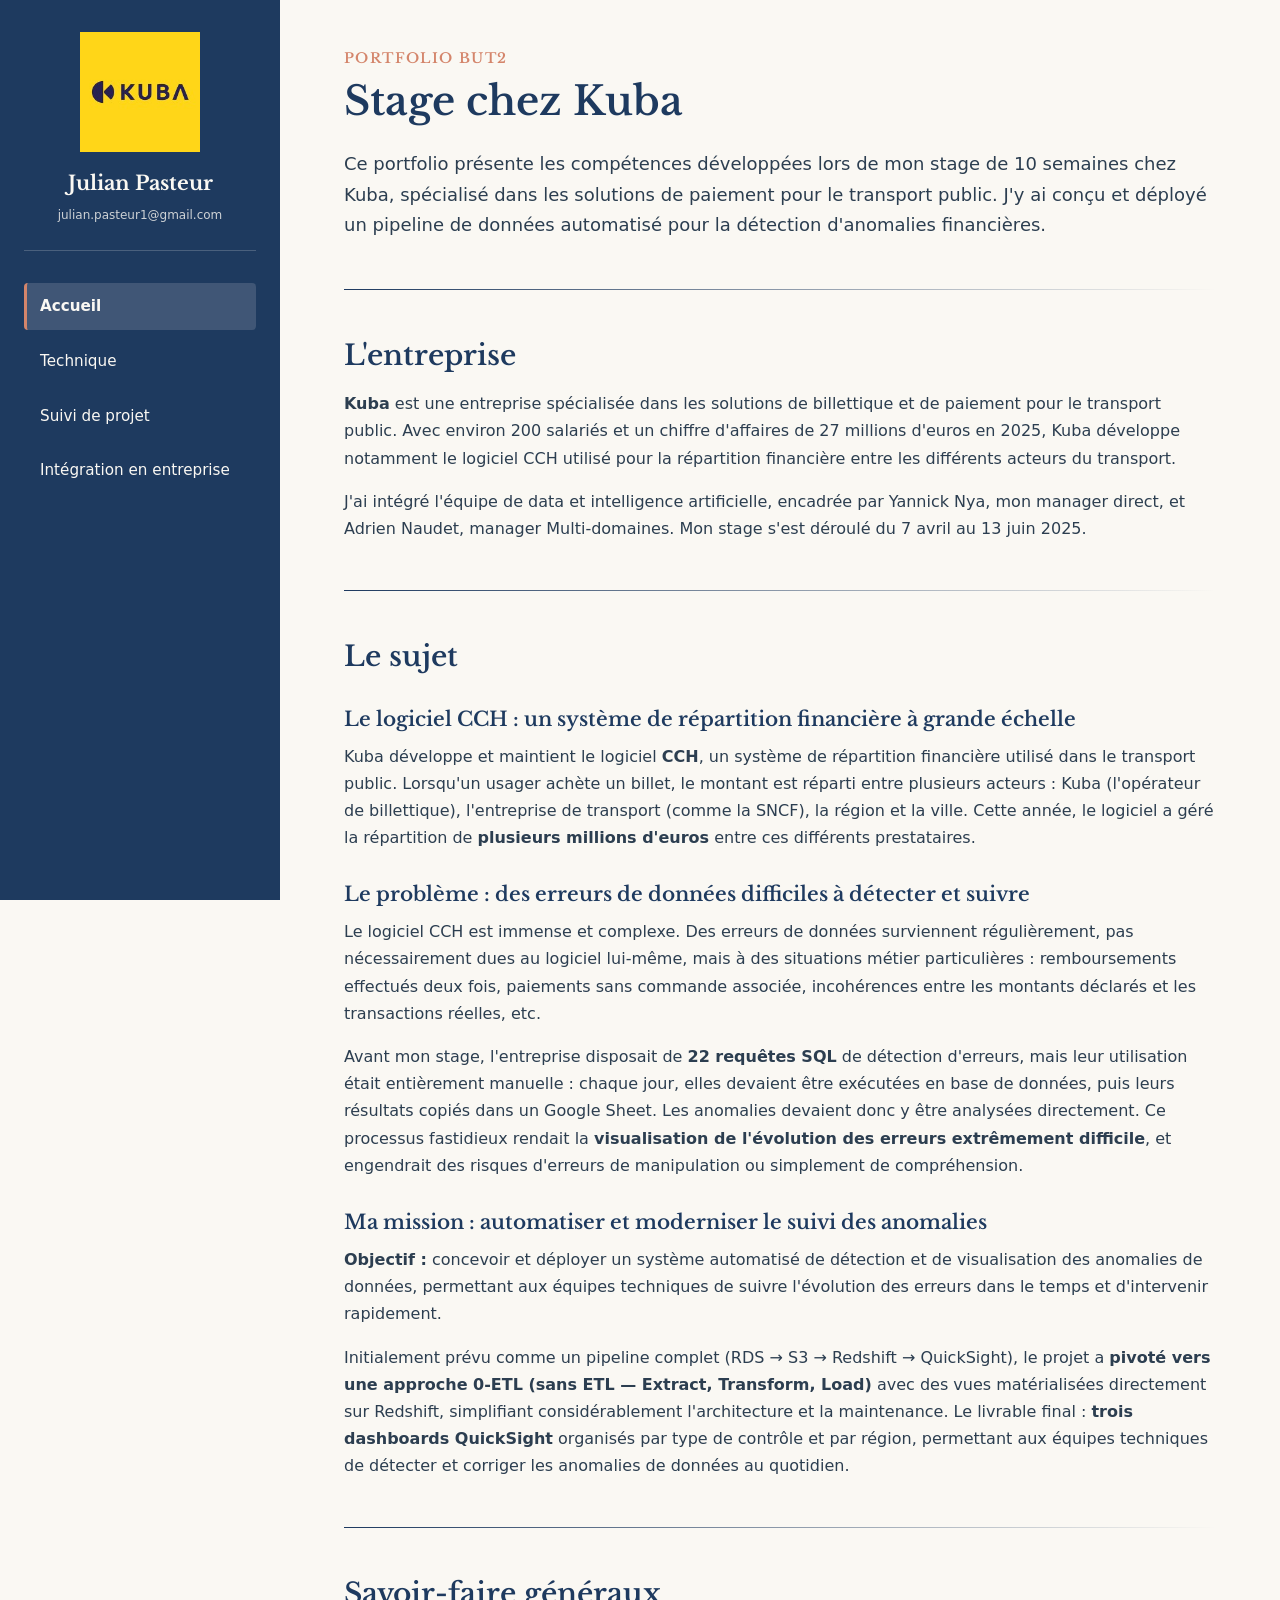
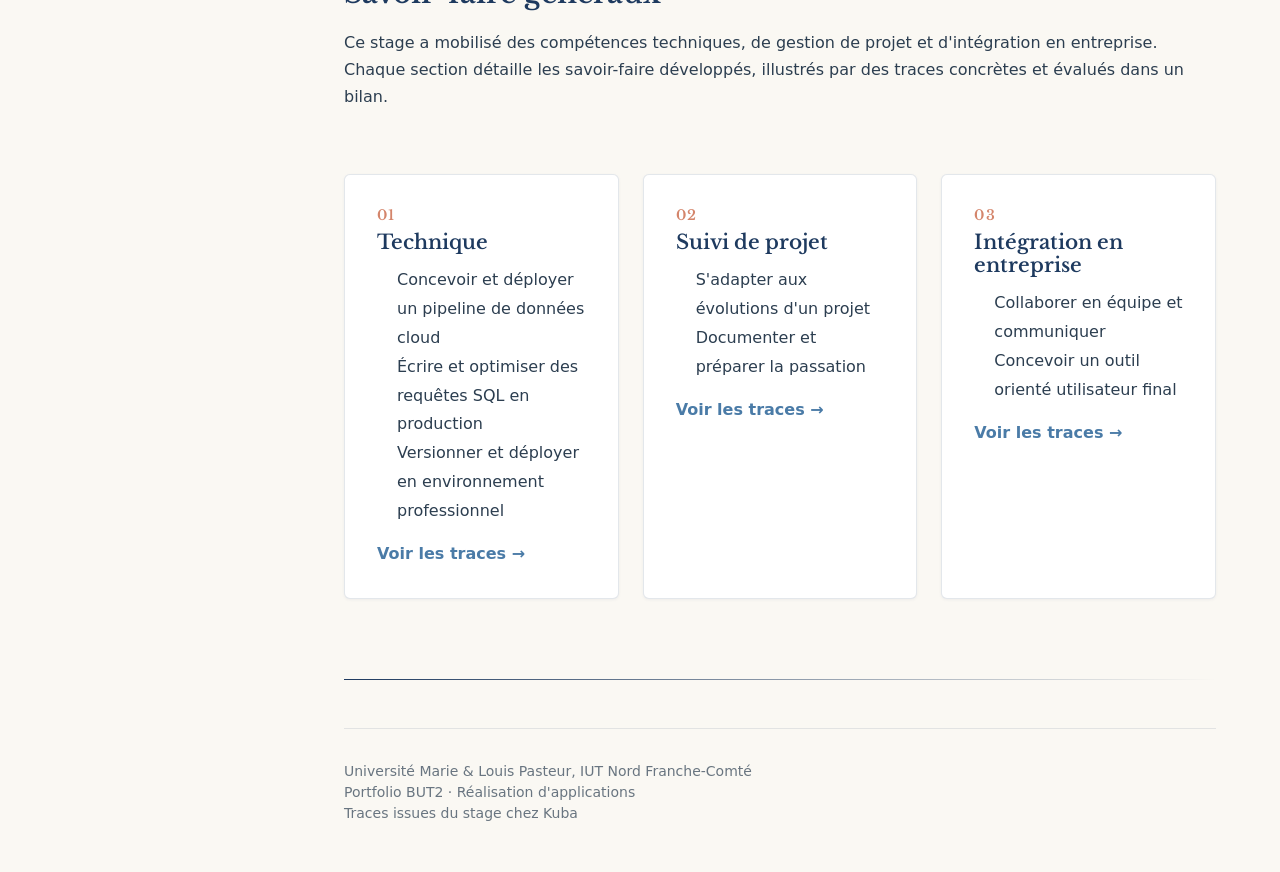
<file: index.html>
<!DOCTYPE html>
<html lang="fr">
<head>
  <meta charset="utf-8">
  <meta name="viewport" content="width=device-width, initial-scale=1">
  <title>Portfolio BUT2 - Julian Pasteur</title>
  <link rel="preconnect" href="https://fonts.googleapis.com">
  <link rel="preconnect" href="https://fonts.gstatic.com" crossorigin>
  <link href="https://fonts.googleapis.com/css2?family=Libre+Baskerville:wght@400;700&family=Source+Sans+3:wght@400;600;700&display=swap" rel="stylesheet">
  <link rel="icon" type="image/jpeg" href="images/favicon.jpg">
  <link rel="stylesheet" href="css/styles.css">
</head>
<body>
  <!-- Sidebar -->
  <aside class="sidebar">
    <div class="sidebar-logo">
      <img src="images/logo-kuba.jpg" alt="Kuba">
      <div class="sidebar-name">Julian Pasteur</div>
      <a href="mailto:julian.pasteur1@gmail.com" class="sidebar-email">julian.pasteur1@gmail.com</a>
    </div>
    
    <nav class="sidebar-nav">
      <ul>
        <li><a href="index.html" class="active">Accueil</a></li>
        <li><a href="technique.html">Technique</a></li>
        <li><a href="suivi.html">Suivi de projet</a></li>
        <li><a href="integration.html">Intégration en entreprise</a></li>
      </ul>
    </nav>
  </aside>

  <!-- Contenu principal -->
  <main class="main-content">
    <span class="section-number">Portfolio BUT2</span>
    <h1>Stage chez Kuba</h1>
    
    <p class="text-lg leading-relaxed mb-8" style="font-size: 1.125rem; line-height: 1.7; margin-bottom: 2rem;">
      Ce portfolio présente les compétences développées lors de mon stage de 10 semaines chez Kuba, 
      spécialisé dans les solutions de paiement pour le transport public. J'y ai conçu et déployé 
      un pipeline de données automatisé pour la détection d'anomalies financières.
    </p>

    <hr class="divider">

    <!-- Contexte entreprise -->
    <section>
      <h2>L'entreprise</h2>
      <p style="line-height: 1.7; margin-bottom: 1rem;">
        <strong>Kuba</strong> est une entreprise spécialisée dans les solutions de billettique et de paiement 
        pour le transport public. Avec environ 200 salariés et un chiffre d'affaires de 27 millions d'euros 
        en 2025, Kuba développe notamment le logiciel CCH utilisé pour la répartition financière 
        entre les différents acteurs du transport.
      </p>
      <p style="line-height: 1.7;">
        J'ai intégré l'équipe de data et intelligence artificielle, encadrée par Yannick Nya, mon manager direct, et Adrien Naudet, manager Multi-domaines.
        Mon stage s'est déroulé du 7 avril au 13 juin 2025.
      </p>
    </section>

    <hr class="divider">

    <!-- Sujet du stage -->
    <section>
      <h2>Le sujet</h2>
      
      <h3>Le logiciel CCH : un système de répartition financière à grande échelle</h3>
      <p style="line-height: 1.7; margin-bottom: 1rem;">
        Kuba développe et maintient le logiciel <strong>CCH</strong>, un système de répartition 
        financière utilisé dans le transport public. Lorsqu'un usager achète un billet, le montant est réparti entre plusieurs acteurs : 
        Kuba (l'opérateur de billettique), l'entreprise de transport (comme la SNCF), la région et la ville. Cette année, le logiciel 
        a géré la répartition de <strong>plusieurs millions d'euros</strong> entre ces différents prestataires.
      </p>

      <h3>Le problème : des erreurs de données difficiles à détecter et suivre</h3>
      <p style="line-height: 1.7; margin-bottom: 1rem;">
        Le logiciel CCH est immense et complexe. Des erreurs de données surviennent régulièrement, pas nécessairement dues au logiciel 
        lui-même, mais à des situations métier particulières : remboursements effectués deux fois, paiements sans commande associée, 
        incohérences entre les montants déclarés et les transactions réelles, etc.
      </p>
      <p style="line-height: 1.7; margin-bottom: 1rem;">
        Avant mon stage, l'entreprise disposait de <strong>22 requêtes SQL</strong> de détection d'erreurs, mais leur utilisation était 
        entièrement manuelle : chaque jour, elles devaient être exécutées en base de données, puis leurs résultats copiés dans un 
        Google Sheet. Les anomalies devaient donc y être analysées directement. Ce processus fastidieux rendait la <strong>visualisation de l'évolution des 
        erreurs extrêmement difficile</strong>, et engendrait des risques d'erreurs de manipulation ou simplement de compréhension.
      </p>

      <h3>Ma mission : automatiser et moderniser le suivi des anomalies</h3>
      <p style="line-height: 1.7; margin-bottom: 1rem;">
        <strong>Objectif :</strong> concevoir et déployer un système automatisé de détection et de visualisation des anomalies de données, 
        permettant aux équipes techniques de suivre l'évolution des erreurs dans le temps et d'intervenir rapidement.
      </p>
      <p style="line-height: 1.7;">
        Initialement prévu comme un pipeline complet (RDS → S3 → Redshift → QuickSight), le projet a <strong>pivoté vers une approche 
        0-ETL (sans ETL — Extract, Transform, Load)</strong> avec des vues matérialisées directement sur Redshift, simplifiant considérablement l'architecture et la maintenance. 
        Le livrable final : <strong>trois dashboards QuickSight</strong> organisés par type de contrôle et par région, permettant aux équipes 
        techniques de détecter et corriger les anomalies de données au quotidien.
      </p>
    </section>

    <hr class="divider">

    <!-- Savoir-faire généraux -->
    <section>
      <h2>Savoir-faire généraux</h2>
      <p style="line-height: 1.7; margin-bottom: 2rem;">
        Ce stage a mobilisé des compétences techniques, de gestion de projet et d'intégration en entreprise. 
        Chaque section détaille les savoir-faire développés, illustrés par des traces concrètes et évalués 
        dans un bilan.
      </p>

      <div style="display: grid; grid-template-columns: repeat(auto-fit, minmax(250px, 1fr)); gap: 1.5rem; margin-top: 2rem;">
        <!-- Technique -->
        <div class="bilan-card">
          <h3 style="margin-top: 0; color: var(--color-violine);">
            <span class="section-number">01</span>
            Technique
          </h3>
          <ul style="line-height: 1.8; padding-left: 1.25rem;">
            <li>Concevoir et déployer un pipeline de données cloud</li>
            <li>Écrire et optimiser des requêtes SQL en production</li>
            <li>Versionner et déployer en environnement professionnel</li>
          </ul>
          <a href="technique.html" style="display: inline-block; margin-top: 1rem; color: var(--color-bleu); text-decoration: none; font-weight: 600;">
            Voir les traces →
          </a>
        </div>

        <!-- Suivi de projet -->
        <div class="bilan-card">
          <h3 style="margin-top: 0; color: var(--color-violine);">
            <span class="section-number">02</span>
            Suivi de projet
          </h3>
          <ul style="line-height: 1.8; padding-left: 1.25rem;">
            <li>S'adapter aux évolutions d'un projet</li>
            <li>Documenter et préparer la passation</li>
          </ul>
          <a href="suivi.html" style="display: inline-block; margin-top: 1rem; color: var(--color-bleu); text-decoration: none; font-weight: 600;">
            Voir les traces →
          </a>
        </div>

        <!-- Intégration -->
        <div class="bilan-card">
          <h3 style="margin-top: 0; color: var(--color-violine);">
            <span class="section-number">03</span>
            Intégration en entreprise
          </h3>
          <ul style="line-height: 1.8; padding-left: 1.25rem;">
            <li>Collaborer en équipe et communiquer</li>
            <li>Concevoir un outil orienté utilisateur final</li>
          </ul>
          <a href="integration.html" style="display: inline-block; margin-top: 1rem; color: var(--color-bleu); text-decoration: none; font-weight: 600;">
            Voir les traces →
          </a>
        </div>
      </div>
    </section>

    <hr class="divider">

    <!-- Footer -->
    <footer style="margin-top: 3rem; padding-top: 2rem; border-top: 1px solid rgba(30, 58, 95, 0.15); font-size: 0.875rem; color: var(--color-ink); opacity: 0.7;">
      <p>Université Marie & Louis Pasteur, IUT Nord Franche-Comté</p>
      <p>Portfolio BUT2 · Réalisation d'applications</p>
      <p>Traces issues du stage chez Kuba</p>
    </footer>
  </main>
</body>
</html>
</file>
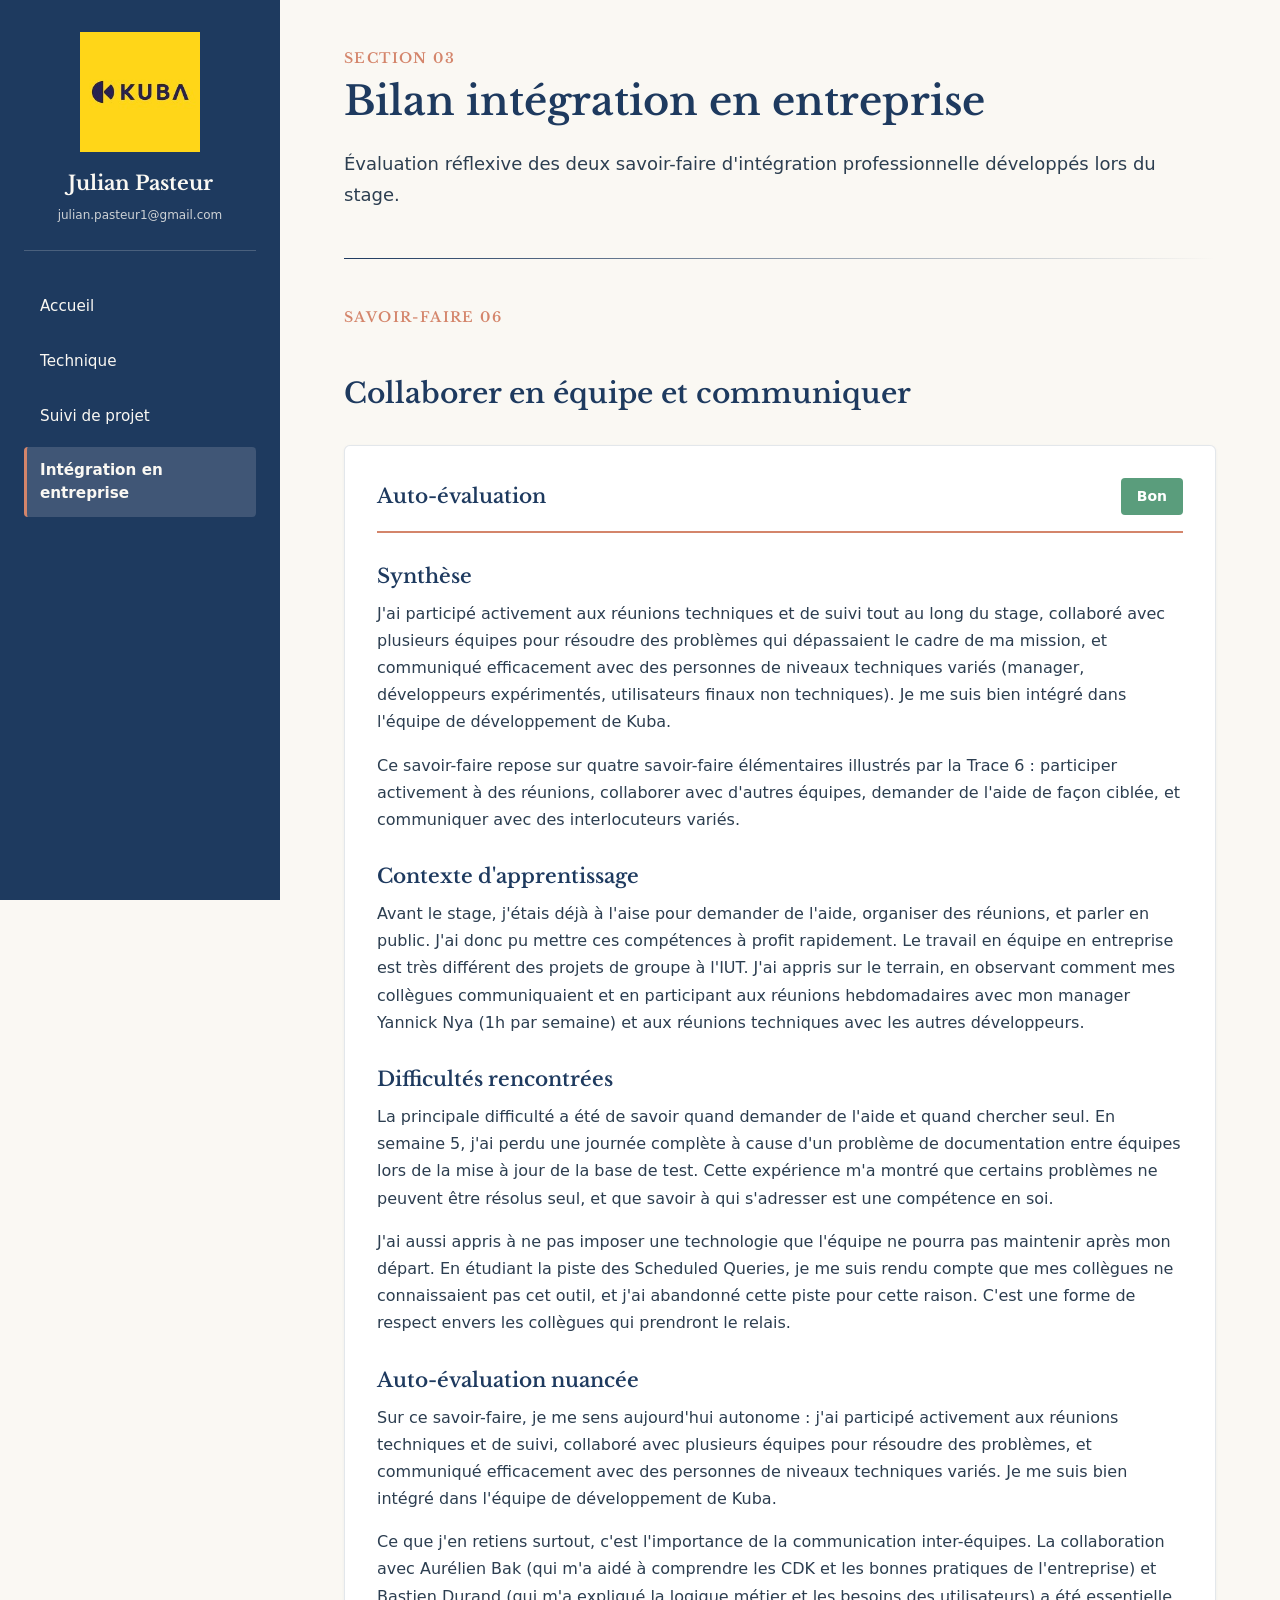
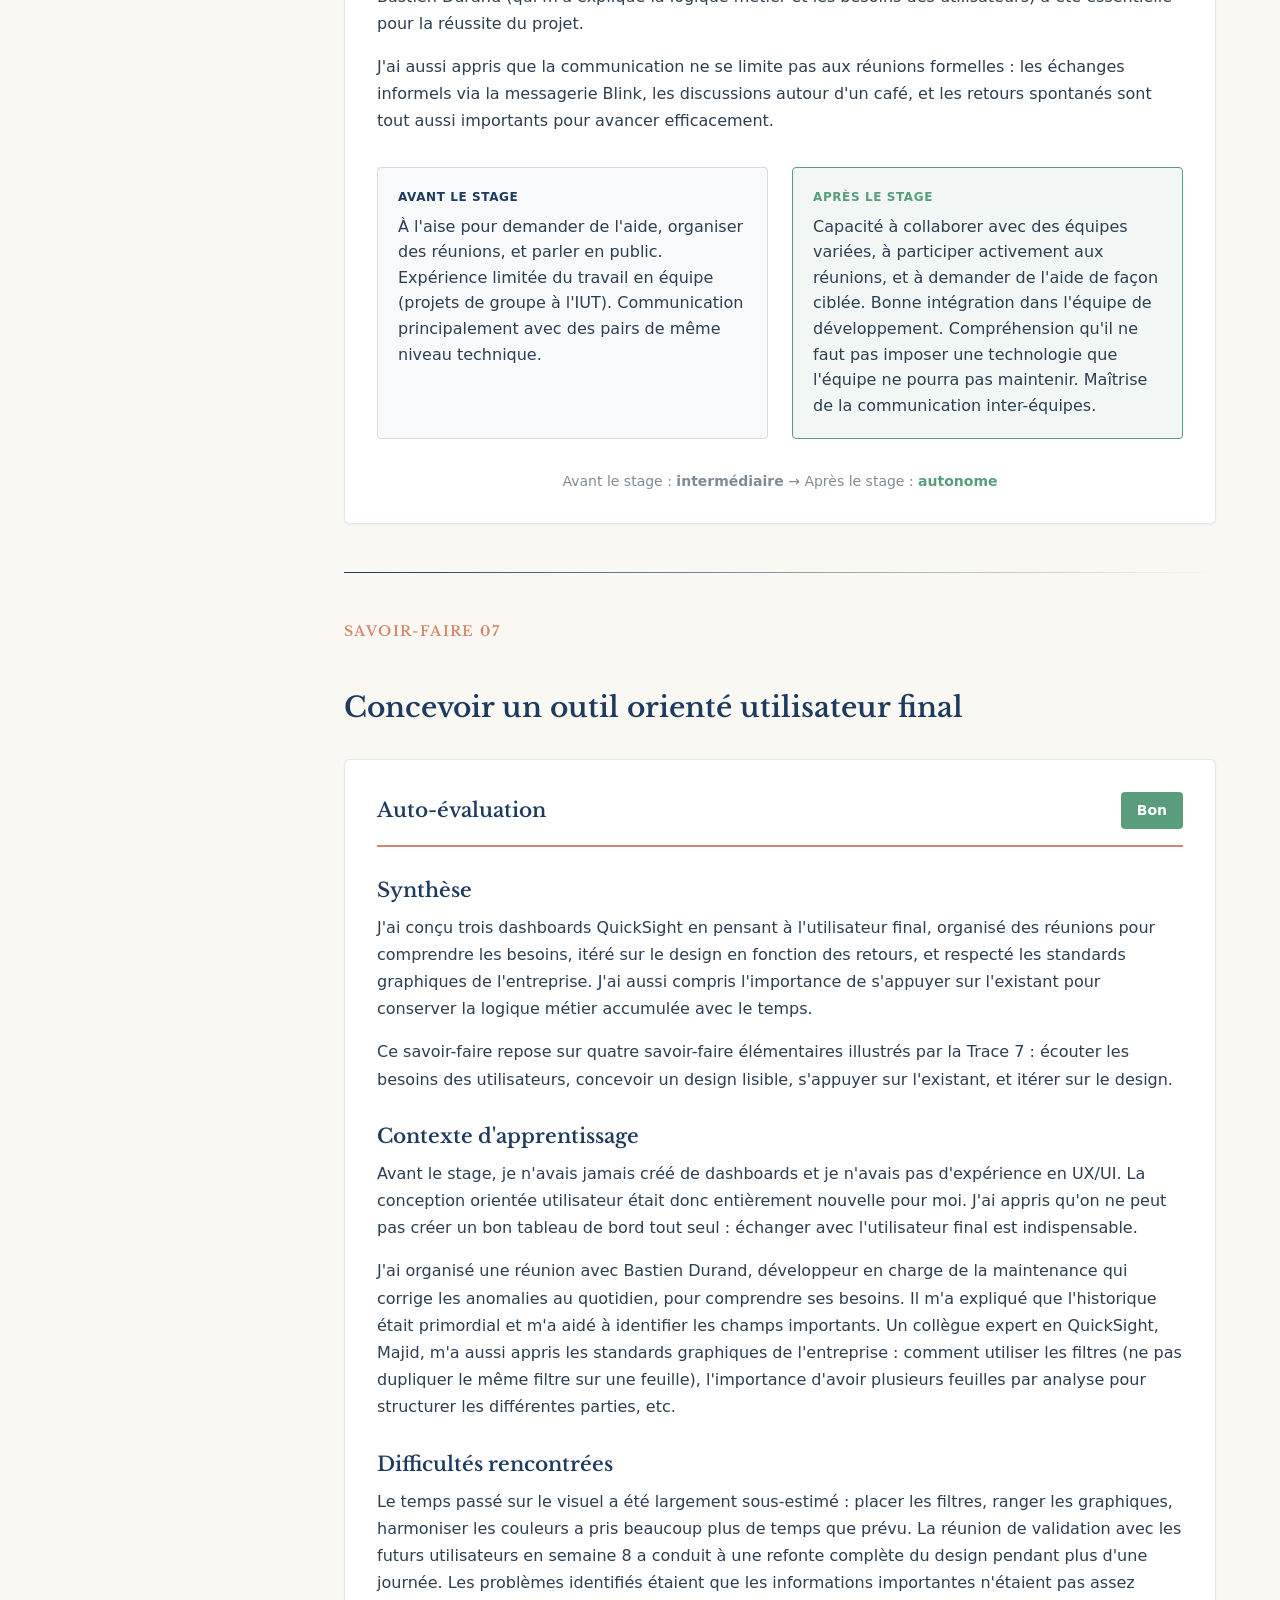
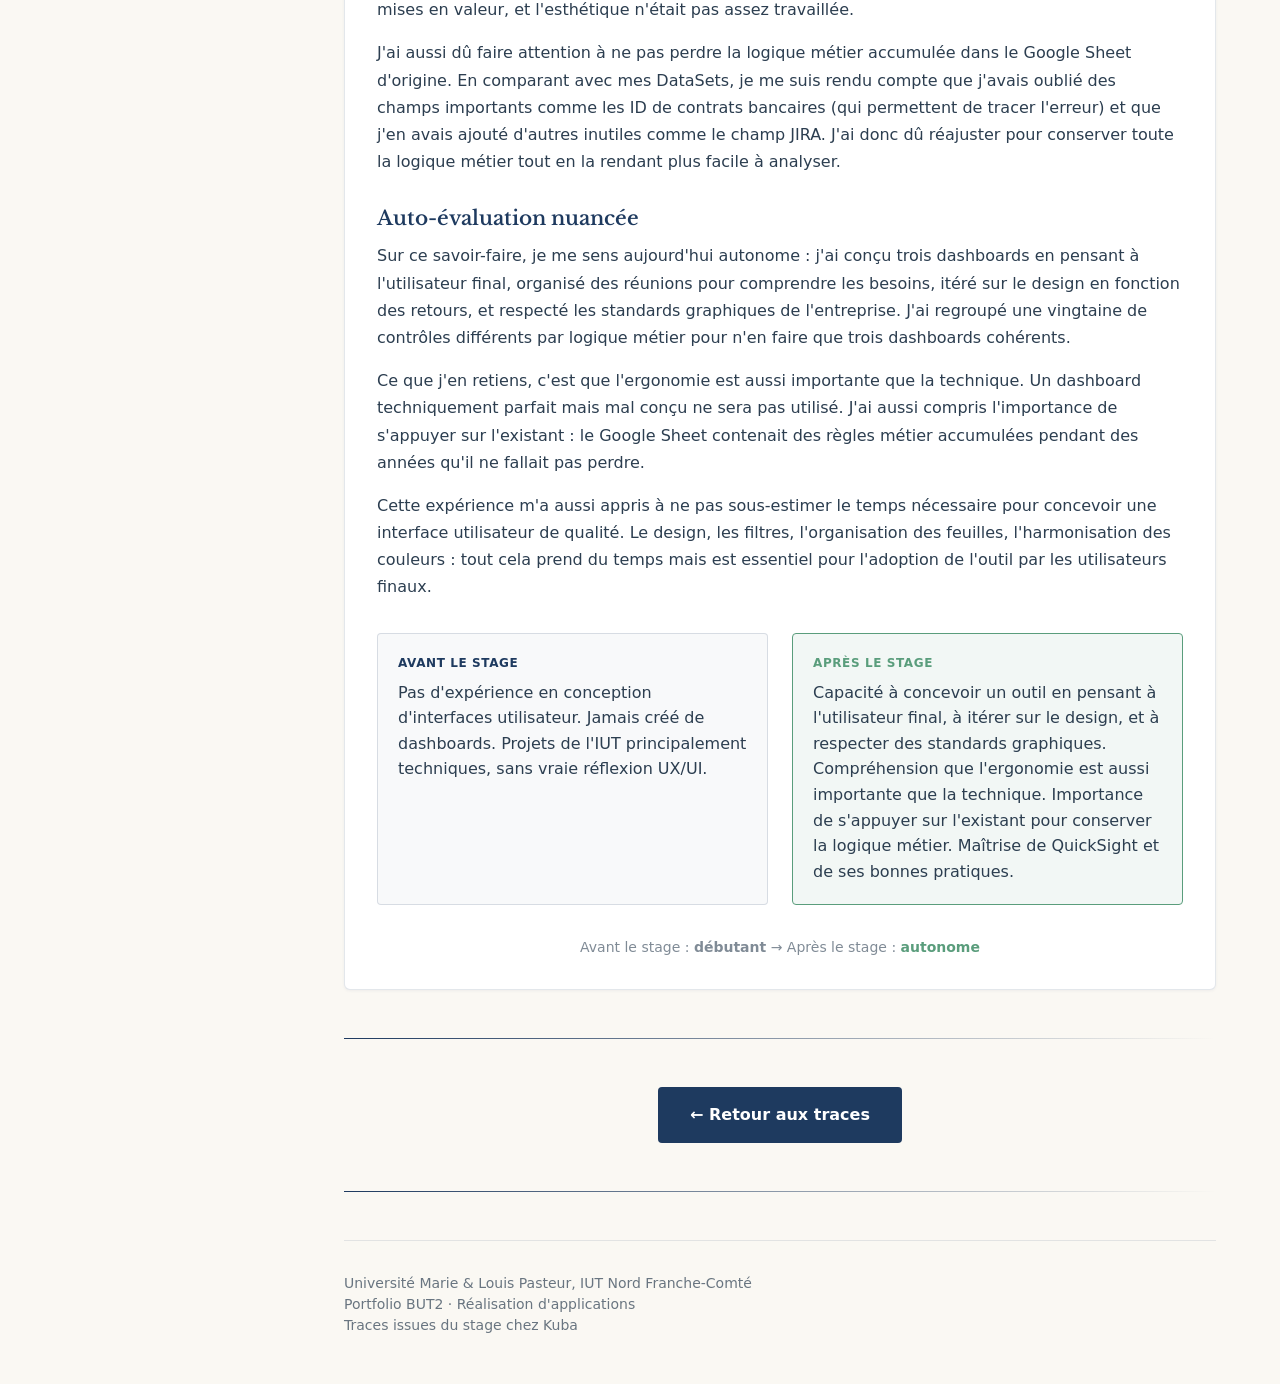
<file: integration-bilan.html>
<!DOCTYPE html>
<html lang="fr">
<head>
  <meta charset="utf-8">
  <meta name="viewport" content="width=device-width, initial-scale=1">
  <title>Bilan intégration - Portfolio BUT2 - Julian Pasteur</title>
  <link rel="preconnect" href="https://fonts.googleapis.com">
  <link rel="preconnect" href="https://fonts.gstatic.com" crossorigin>
  <link href="https://fonts.googleapis.com/css2?family=Libre+Baskerville:wght@400;700&family=Source+Sans+3:wght@400;600;700&display=swap" rel="stylesheet">
  <link rel="icon" type="image/jpeg" href="images/favicon.jpg">
  <link rel="stylesheet" href="css/styles.css">
</head>
<body>
  <!-- Sidebar -->
  <aside class="sidebar">
    <div class="sidebar-logo">
      <img src="images/logo-kuba.jpg" alt="Kuba">
      <div class="sidebar-name">Julian Pasteur</div>
      <a href="mailto:julian.pasteur1@gmail.com" class="sidebar-email">julian.pasteur1@gmail.com</a>
    </div>
    
    <nav class="sidebar-nav">
      <ul>
        <li><a href="index.html">Accueil</a></li>
        <li><a href="technique.html">Technique</a></li>
        <li><a href="suivi.html">Suivi de projet</a></li>
        <li><a href="integration.html" class="active">Intégration en entreprise</a></li>
      </ul>
    </nav>
  </aside>

  <!-- Contenu principal -->
  <main class="main-content">
    <span class="section-number">Section 03</span>
    <h1>Bilan intégration en entreprise</h1>
    
    <p style="font-size: 1.125rem; line-height: 1.7; margin-bottom: 2rem;">
      Évaluation réflexive des deux savoir-faire d'intégration professionnelle développés lors du stage.
    </p>

    <hr class="divider">

    <!-- Bilan 1 -->
    <section>
      <span class="section-number">Savoir-faire 06</span>
      <h2>Collaborer en équipe et communiquer</h2>
      
      <div class="bilan-card">
        <div class="bilan-header">
          <h3 style="margin: 0;">Auto-évaluation</h3>
          <span class="bilan-level">Bon</span>
        </div>

        <h3>Synthèse</h3>
        <p style="line-height: 1.7; margin-bottom: 1rem;">
          J'ai participé activement aux réunions techniques et de suivi tout au long du stage, collaboré avec plusieurs équipes pour résoudre des problèmes qui dépassaient le cadre de ma mission, et communiqué efficacement avec des personnes de niveaux techniques variés (manager, développeurs expérimentés, utilisateurs finaux non techniques). Je me suis bien intégré dans l'équipe de développement de Kuba.
        </p>
        <p style="line-height: 1.7; margin-bottom: 1rem;">
          Ce savoir-faire repose sur quatre savoir-faire élémentaires illustrés par la Trace 6 : participer activement à des réunions, collaborer avec d'autres équipes, demander de l'aide de façon ciblée, et communiquer avec des interlocuteurs variés.
        </p>

        <h3>Contexte d'apprentissage</h3>
        <p style="line-height: 1.7; margin-bottom: 1rem;">
          Avant le stage, j'étais déjà à l'aise pour demander de l'aide, organiser des réunions, et parler en public. J'ai donc pu mettre ces compétences à profit rapidement. Le travail en équipe en entreprise est très différent des projets de groupe à l'IUT. J'ai appris sur le terrain, en observant comment mes collègues communiquaient et en participant aux réunions hebdomadaires avec mon manager Yannick Nya (1h par semaine) et aux réunions techniques avec les autres développeurs.
        </p>

        <h3>Difficultés rencontrées</h3>
        <p style="line-height: 1.7; margin-bottom: 1rem;">
          La principale difficulté a été de savoir quand demander de l'aide et quand chercher seul. En semaine 5, j'ai perdu une journée complète à cause d'un problème de documentation entre équipes lors de la mise à jour de la base de test. Cette expérience m'a montré que certains problèmes ne peuvent être résolus seul, et que savoir à qui s'adresser est une compétence en soi.
        </p>
        <p style="line-height: 1.7; margin-bottom: 1rem;">
          J'ai aussi appris à ne pas imposer une technologie que l'équipe ne pourra pas maintenir après mon départ. En étudiant la piste des Scheduled Queries, je me suis rendu compte que mes collègues ne connaissaient pas cet outil, et j'ai abandonné cette piste pour cette raison. C'est une forme de respect envers les collègues qui prendront le relais.
        </p>

        <h3>Auto-évaluation nuancée</h3>
        <p style="line-height: 1.7; margin-bottom: 1rem;">
          Sur ce savoir-faire, je me sens aujourd'hui autonome : j'ai participé activement aux réunions techniques et de suivi, collaboré avec plusieurs équipes pour résoudre des problèmes, et communiqué efficacement avec des personnes de niveaux techniques variés. Je me suis bien intégré dans l'équipe de développement de Kuba.
        </p>
        <p style="line-height: 1.7; margin-bottom: 1rem;">
          Ce que j'en retiens surtout, c'est l'importance de la communication inter-équipes. La collaboration avec Aurélien Bak (qui m'a aidé à comprendre les CDK et les bonnes pratiques de l'entreprise) et Bastien Durand (qui m'a expliqué la logique métier et les besoins des utilisateurs) a été essentielle pour la réussite du projet.
        </p>
        <p style="line-height: 1.7; margin-bottom: 1rem;">
          J'ai aussi appris que la communication ne se limite pas aux réunions formelles : les échanges informels via la messagerie Blink, les discussions autour d'un café, et les retours spontanés sont tout aussi importants pour avancer efficacement.
        </p>

        <div class="comparison-grid">
          <div class="comparison-card before">
            <div class="comparison-label">Avant le stage</div>
            <p style="line-height: 1.6;">
              À l'aise pour demander de l'aide, organiser des réunions, et parler en public. Expérience limitée du travail en équipe (projets de groupe à l'IUT). Communication principalement avec des pairs de même niveau technique.
            </p>
          </div>
          <div class="comparison-card after">
            <div class="comparison-label">Après le stage</div>
            <p style="line-height: 1.6;">
              Capacité à collaborer avec des équipes variées, à participer activement aux réunions, et à demander de l'aide de façon ciblée. Bonne intégration dans l'équipe de développement. Compréhension qu'il ne faut pas imposer une technologie que l'équipe ne pourra pas maintenir. Maîtrise de la communication inter-équipes.
            </p>
          </div>
        </div>
        <p class="text-sm text-center text-ink/60 mt-3">
          Avant le stage : <span class="font-semibold">intermédiaire</span> → Après le stage : <span class="font-semibold text-vert">autonome</span>
        </p>
      </div>
    </section>

    <hr class="divider">

    <!-- Bilan 2 -->
    <section>
      <span class="section-number">Savoir-faire 07</span>
      <h2>Concevoir un outil orienté utilisateur final</h2>
      
      <div class="bilan-card">
        <div class="bilan-header">
          <h3 style="margin: 0;">Auto-évaluation</h3>
          <span class="bilan-level">Bon</span>
        </div>

        <h3>Synthèse</h3>
        <p style="line-height: 1.7; margin-bottom: 1rem;">
          J'ai conçu trois dashboards QuickSight en pensant à l'utilisateur final, organisé des réunions pour comprendre les besoins, itéré sur le design en fonction des retours, et respecté les standards graphiques de l'entreprise. J'ai aussi compris l'importance de s'appuyer sur l'existant pour conserver la logique métier accumulée avec le temps.
        </p>
        <p style="line-height: 1.7; margin-bottom: 1rem;">
          Ce savoir-faire repose sur quatre savoir-faire élémentaires illustrés par la Trace 7 : écouter les besoins des utilisateurs, concevoir un design lisible, s'appuyer sur l'existant, et itérer sur le design.
        </p>

        <h3>Contexte d'apprentissage</h3>
        <p style="line-height: 1.7; margin-bottom: 1rem;">
          Avant le stage, je n'avais jamais créé de dashboards et je n'avais pas d'expérience en UX/UI. La conception orientée utilisateur était donc entièrement nouvelle pour moi. J'ai appris qu'on ne peut pas créer un bon tableau de bord tout seul : échanger avec l'utilisateur final est indispensable.
        </p>
        <p style="line-height: 1.7; margin-bottom: 1rem;">
          J'ai organisé une réunion avec Bastien Durand, développeur en charge de la maintenance qui corrige les anomalies au quotidien, pour comprendre ses besoins. Il m'a expliqué que l'historique était primordial et m'a aidé à identifier les champs importants. Un collègue expert en QuickSight, Majid, m'a aussi appris les standards graphiques de l'entreprise : comment utiliser les filtres (ne pas dupliquer le même filtre sur une feuille), l'importance d'avoir plusieurs feuilles par analyse pour structurer les différentes parties, etc.
        </p>

        <h3>Difficultés rencontrées</h3>
        <p style="line-height: 1.7; margin-bottom: 1rem;">
          Le temps passé sur le visuel a été largement sous-estimé : placer les filtres, ranger les graphiques, harmoniser les couleurs a pris beaucoup plus de temps que prévu. La réunion de validation avec les futurs utilisateurs en semaine 8 a conduit à une refonte complète du design pendant plus d'une journée. Les problèmes identifiés étaient que les informations importantes n'étaient pas assez mises en valeur, et l'esthétique n'était pas assez travaillée.
        </p>
        <p style="line-height: 1.7; margin-bottom: 1rem;">
          J'ai aussi dû faire attention à ne pas perdre la logique métier accumulée dans le Google Sheet d'origine. En comparant avec mes DataSets, je me suis rendu compte que j'avais oublié des champs importants comme les ID de contrats bancaires (qui permettent de tracer l'erreur) et que j'en avais ajouté d'autres inutiles comme le champ JIRA. J'ai donc dû réajuster pour conserver toute la logique métier tout en la rendant plus facile à analyser.
        </p>

        <h3>Auto-évaluation nuancée</h3>
        <p style="line-height: 1.7; margin-bottom: 1rem;">
          Sur ce savoir-faire, je me sens aujourd'hui autonome : j'ai conçu trois dashboards en pensant à l'utilisateur final, organisé des réunions pour comprendre les besoins, itéré sur le design en fonction des retours, et respecté les standards graphiques de l'entreprise. J'ai regroupé une vingtaine de contrôles différents par logique métier pour n'en faire que trois dashboards cohérents.
        </p>
        <p style="line-height: 1.7; margin-bottom: 1rem;">
          Ce que j'en retiens, c'est que l'ergonomie est aussi importante que la technique. Un dashboard techniquement parfait mais mal conçu ne sera pas utilisé. J'ai aussi compris l'importance de s'appuyer sur l'existant : le Google Sheet contenait des règles métier accumulées pendant des années qu'il ne fallait pas perdre.
        </p>
        <p style="line-height: 1.7; margin-bottom: 1rem;">
          Cette expérience m'a aussi appris à ne pas sous-estimer le temps nécessaire pour concevoir une interface utilisateur de qualité. Le design, les filtres, l'organisation des feuilles, l'harmonisation des couleurs : tout cela prend du temps mais est essentiel pour l'adoption de l'outil par les utilisateurs finaux.
        </p>

        <div class="comparison-grid">
          <div class="comparison-card before">
            <div class="comparison-label">Avant le stage</div>
            <p style="line-height: 1.6;">
              Pas d'expérience en conception d'interfaces utilisateur. Jamais créé de dashboards. Projets de l'IUT principalement techniques, sans vraie réflexion UX/UI.
            </p>
          </div>
          <div class="comparison-card after">
            <div class="comparison-label">Après le stage</div>
            <p style="line-height: 1.6;">
              Capacité à concevoir un outil en pensant à l'utilisateur final, à itérer sur le design, et à respecter des standards graphiques. Compréhension que l'ergonomie est aussi importante que la technique. Importance de s'appuyer sur l'existant pour conserver la logique métier. Maîtrise de QuickSight et de ses bonnes pratiques.
            </p>
          </div>
        </div>
        <p class="text-sm text-center text-ink/60 mt-3">
          Avant le stage : <span class="font-semibold">débutant</span> → Après le stage : <span class="font-semibold text-vert">autonome</span>
        </p>
      </div>
    </section>

    <hr class="divider">

    <!-- Navigation -->
    <section style="text-align: center; margin: 3rem 0;">
      <a href="integration.html" style="display: inline-block; padding: 1rem 2rem; background: var(--color-violine); color: white; text-decoration: none; border-radius: 4px; font-weight: 600; transition: background 0.2s;">
        ← Retour aux traces
      </a>
    </section>

    <hr class="divider">

    <!-- Footer -->
    <footer style="margin-top: 3rem; padding-top: 2rem; border-top: 1px solid rgba(30, 58, 95, 0.15); font-size: 0.875rem; color: var(--color-ink); opacity: 0.7;">
      <p>Université Marie & Louis Pasteur, IUT Nord Franche-Comté</p>
      <p>Portfolio BUT2 · Réalisation d'applications</p>
      <p>Traces issues du stage chez Kuba</p>
    </footer>
  </main>
</body>
</html>
</file>
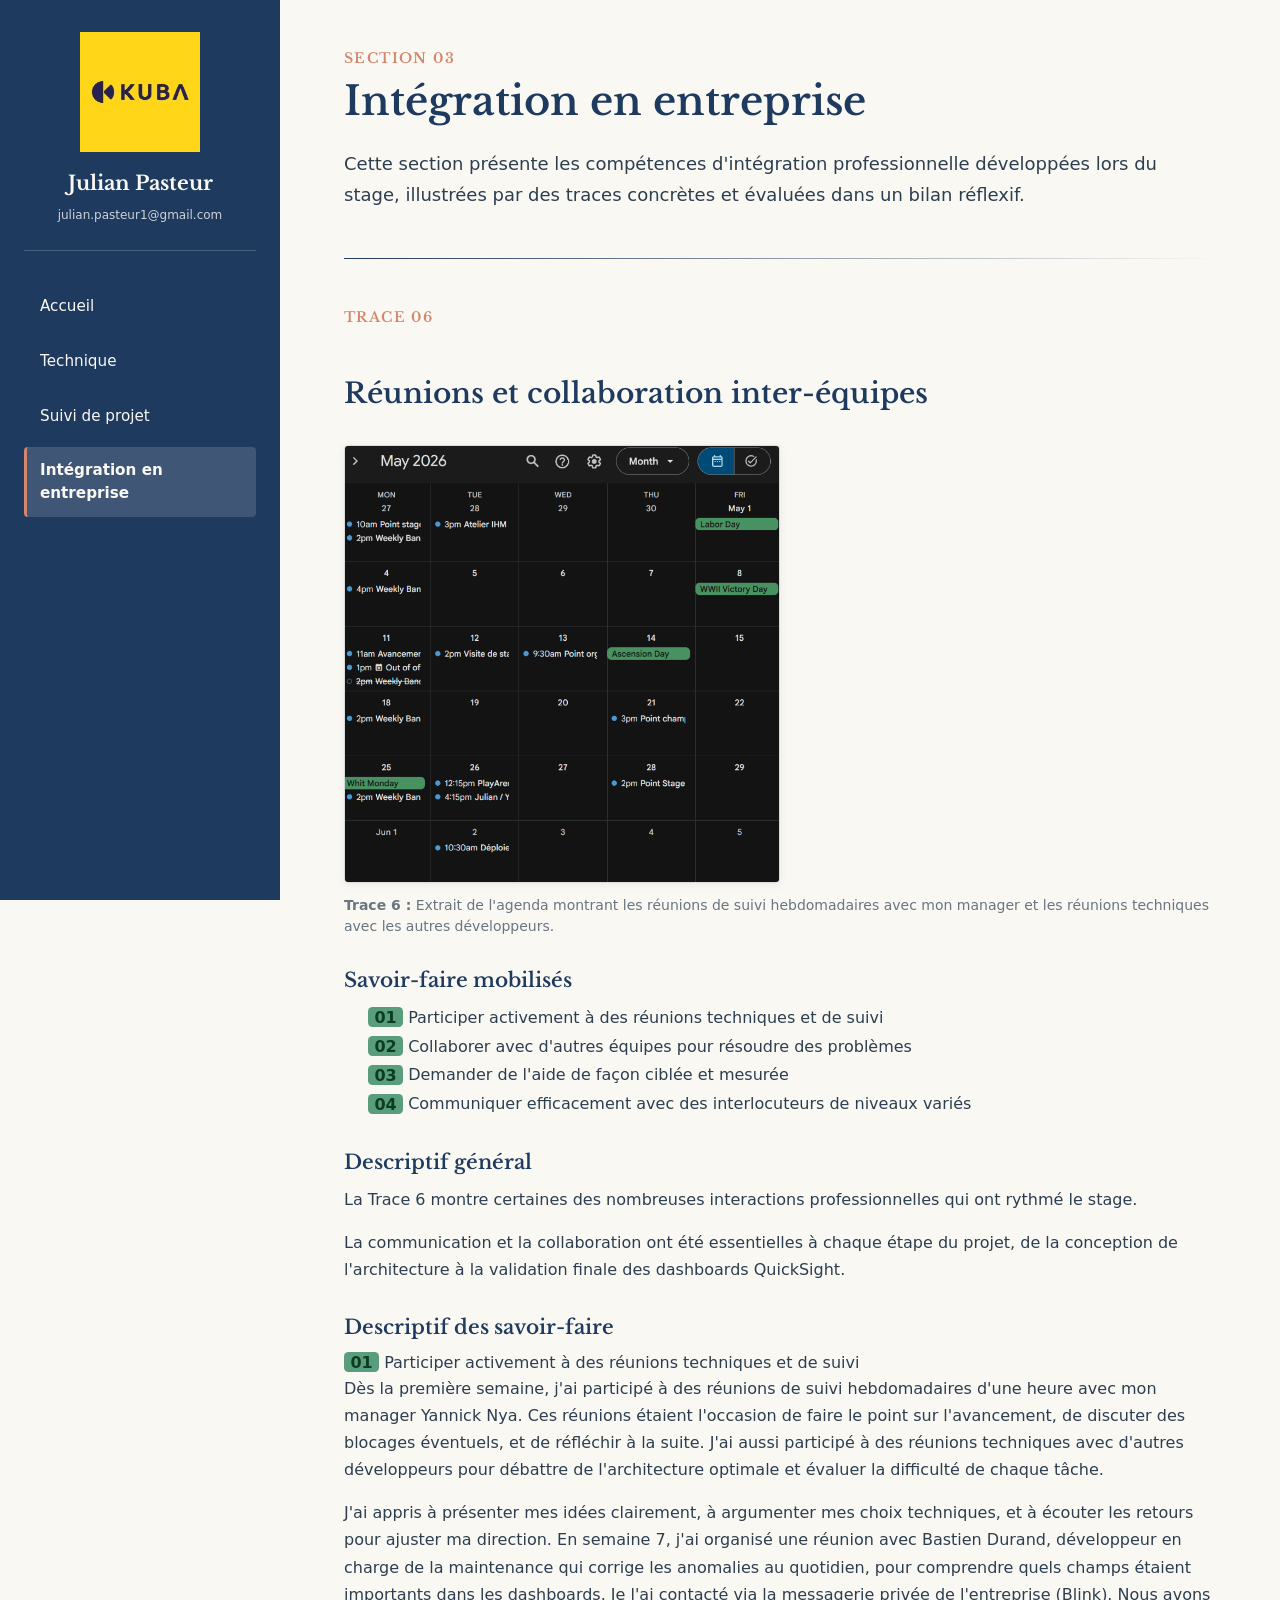
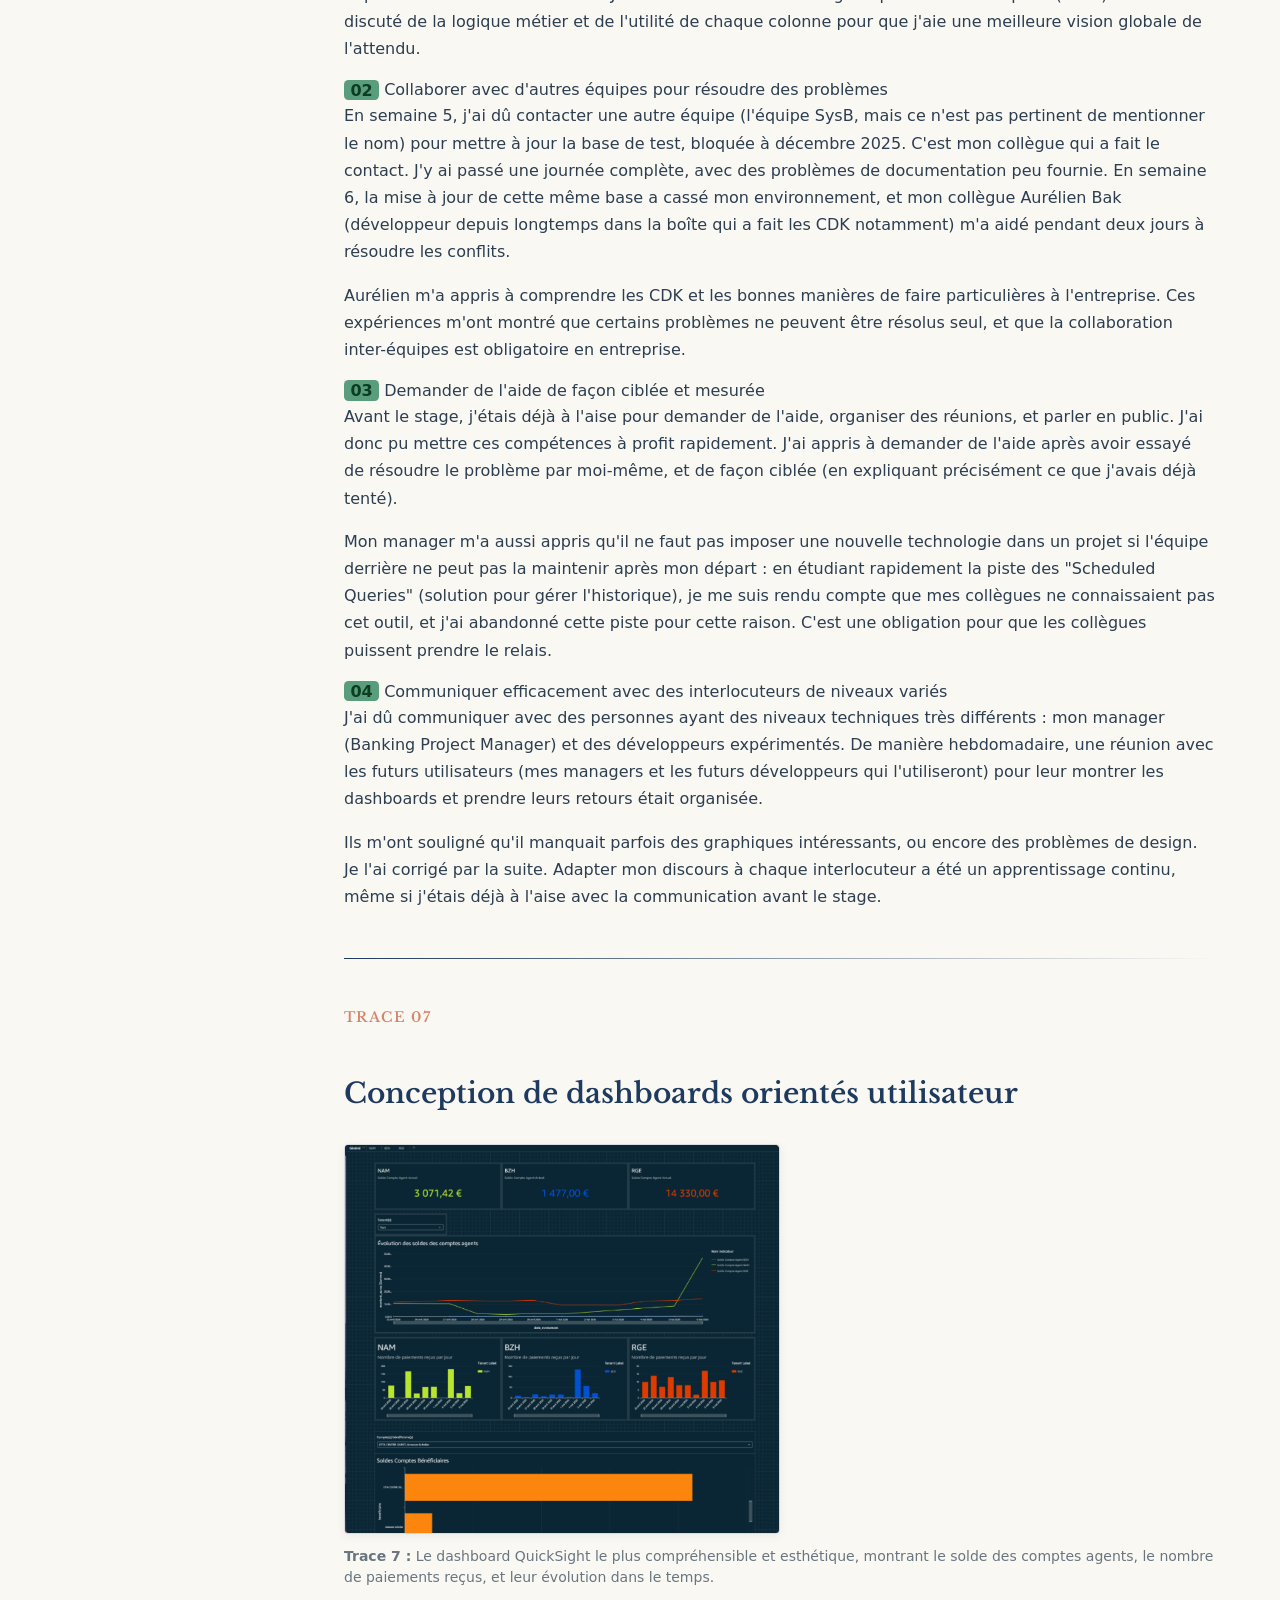
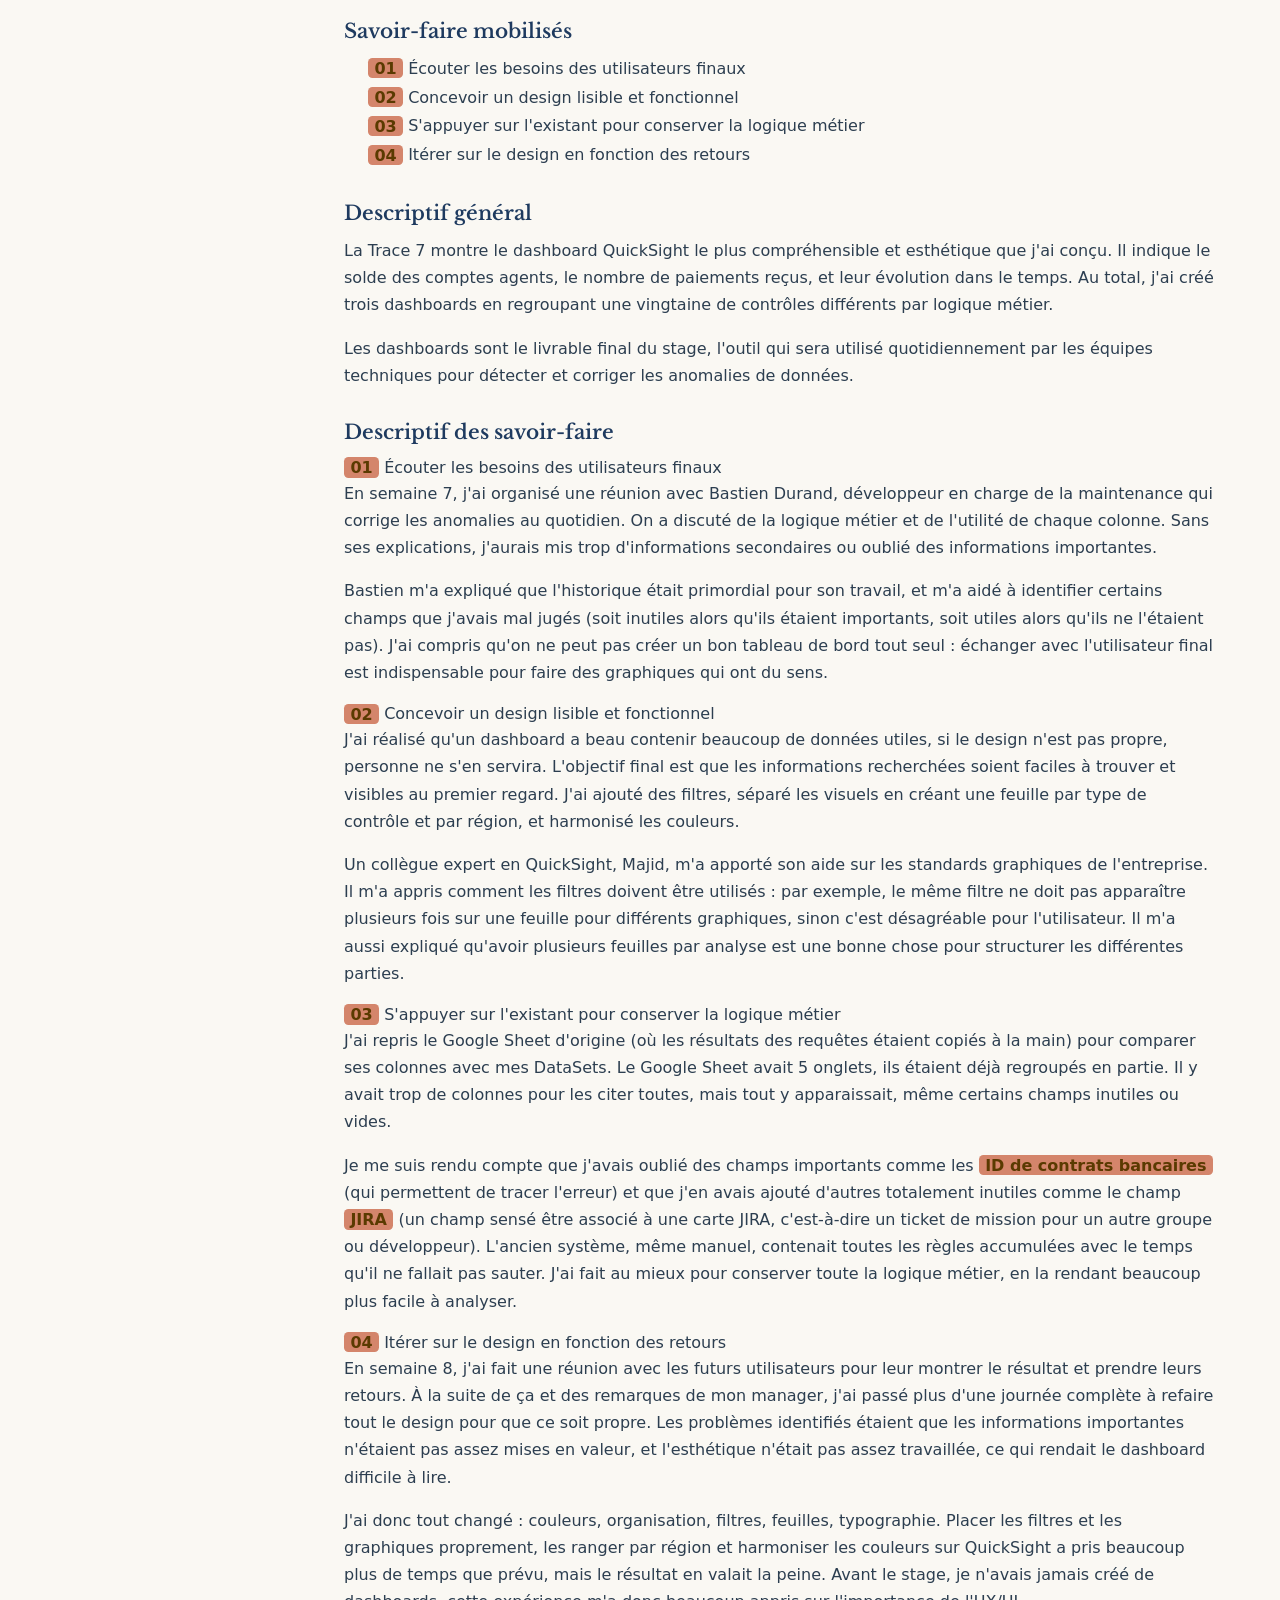
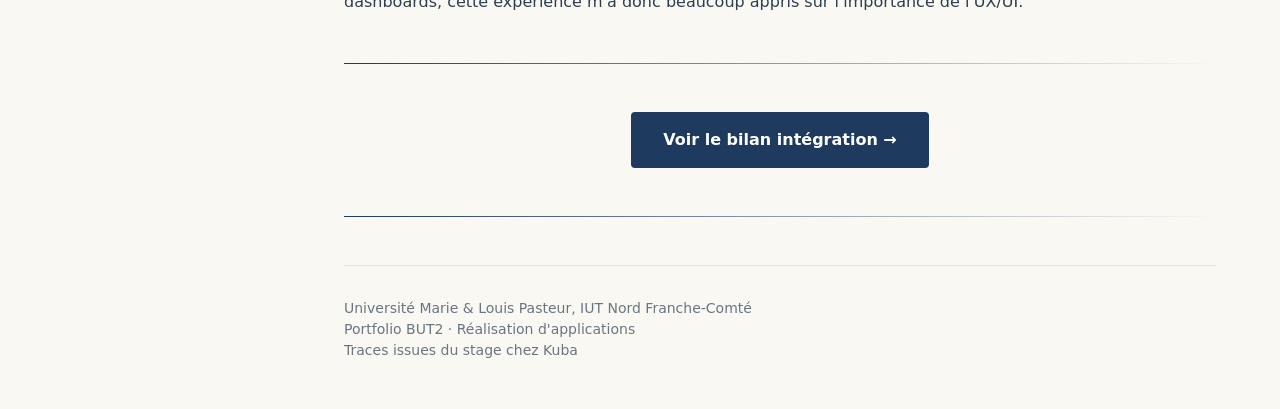
<file: integration.html>
<!DOCTYPE html>
<html lang="fr">
<head>
  <meta charset="utf-8">
  <meta name="viewport" content="width=device-width, initial-scale=1">
  <title>Intégration en entreprise - Portfolio BUT2 - Julian Pasteur</title>
  <link rel="preconnect" href="https://fonts.googleapis.com">
  <link rel="preconnect" href="https://fonts.gstatic.com" crossorigin>
  <link href="https://fonts.googleapis.com/css2?family=Libre+Baskerville:wght@400;700&family=Source+Sans+3:wght@400;600;700&display=swap" rel="stylesheet">
  <link rel="icon" type="image/jpeg" href="images/favicon.jpg">
  <link rel="stylesheet" href="css/styles.css">
</head>
<body>
  <!-- Sidebar -->
  <aside class="sidebar">
    <div class="sidebar-logo">
      <img src="images/logo-kuba.jpg" alt="Kuba">
      <div class="sidebar-name">Julian Pasteur</div>
      <a href="mailto:julian.pasteur1@gmail.com" class="sidebar-email">julian.pasteur1@gmail.com</a>
    </div>
    
    <nav class="sidebar-nav">
      <ul>
        <li><a href="index.html">Accueil</a></li>
        <li><a href="technique.html">Technique</a></li>
        <li><a href="suivi.html">Suivi de projet</a></li>
        <li><a href="integration.html" class="active">Intégration en entreprise</a></li>
      </ul>
    </nav>
  </aside>

  <!-- Contenu principal -->
  <main class="main-content">
    <span class="section-number">Section 03</span>
    <h1>Intégration en entreprise</h1>
    
    <p style="font-size: 1.125rem; line-height: 1.7; margin-bottom: 2rem;">
      Cette section présente les compétences d'intégration professionnelle développées lors du stage, illustrées par des traces 
      concrètes et évaluées dans un bilan réflexif.
    </p>

    <hr class="divider">

    <!-- Trace 1 -->
    <section>
      <span class="section-number">Trace 06</span>
      <h2>Réunions et collaboration inter-équipes</h2>
      
      <div class="trace">
        <img src="images/traces/trace6-reunion.png" alt="Agenda des réunions">
        <p class="trace-caption">
          <strong>Trace 6 :</strong> Extrait de l'agenda montrant les réunions de suivi hebdomadaires avec mon manager et les réunions techniques avec les autres développeurs.
        </p>
      </div>

      <h3>Savoir-faire mobilisés</h3>
      <ul style="line-height: 1.8; padding-left: 1.5rem; margin-bottom: 1.5rem;">
        <li><span class="mark mark-vert">01</span> Participer activement à des réunions techniques et de suivi</li>
        <li><span class="mark mark-vert">02</span> Collaborer avec d'autres équipes pour résoudre des problèmes</li>
        <li><span class="mark mark-vert">03</span> Demander de l'aide de façon ciblée et mesurée</li>
        <li><span class="mark mark-vert">04</span> Communiquer efficacement avec des interlocuteurs de niveaux variés</li>
      </ul>

      <h3>Descriptif général</h3>
      <p style="line-height: 1.7; margin-bottom: 1rem;">
        La Trace 6 montre certaines des nombreuses interactions professionnelles qui ont rythmé le stage. 
      </p>
      <p style="line-height: 1.7; margin-bottom: 1rem;">
        La communication et la collaboration ont été essentielles à chaque étape du projet, de la conception de l'architecture à la validation finale des dashboards QuickSight.
      </p>

      <h3>Descriptif des savoir-faire</h3>
      
      <h4><span class="mark mark-vert">01</span> Participer activement à des réunions techniques et de suivi</h4>
      <p style="line-height: 1.7; margin-bottom: 1rem;">
        Dès la première semaine, j'ai participé à des réunions de suivi hebdomadaires d'une heure avec mon manager Yannick Nya. Ces réunions étaient l'occasion de faire le point sur l'avancement, de discuter des blocages éventuels, et de réfléchir à la suite. J'ai aussi participé à des réunions techniques avec d'autres développeurs pour débattre de l'architecture optimale et évaluer la difficulté de chaque tâche.
      </p>
      <p style="line-height: 1.7; margin-bottom: 1rem;">
        J'ai appris à présenter mes idées clairement, à argumenter mes choix techniques, et à écouter les retours pour ajuster ma direction. En semaine 7, j'ai organisé une réunion avec Bastien Durand, développeur en charge de la maintenance qui corrige les anomalies au quotidien, pour comprendre quels champs étaient importants dans les dashboards. Je l'ai contacté via la messagerie privée de l'entreprise (Blink). Nous avons discuté de la logique métier et de l'utilité de chaque colonne pour que j'aie une meilleure vision globale de l'attendu.
      </p>

      <h4><span class="mark mark-vert">02</span> Collaborer avec d'autres équipes pour résoudre des problèmes</h4>
      <p style="line-height: 1.7; margin-bottom: 1rem;">
        En semaine 5, j'ai dû contacter une autre équipe (l'équipe SysB, mais ce n'est pas pertinent de mentionner le nom) pour mettre à jour la base de test, bloquée à décembre 2025. C'est mon collègue qui a fait le contact. J'y ai passé une journée complète, avec des problèmes de documentation peu fournie. En semaine 6, la mise à jour de cette même base a cassé mon environnement, et mon collègue Aurélien Bak (développeur depuis longtemps dans la boîte qui a fait les CDK notamment) m'a aidé pendant deux jours à résoudre les conflits.
      </p>
      <p style="line-height: 1.7; margin-bottom: 1rem;">
        Aurélien m'a appris à comprendre les CDK et les bonnes manières de faire particulières à l'entreprise. Ces expériences m'ont montré que certains problèmes ne peuvent être résolus seul, et que la collaboration inter-équipes est obligatoire en entreprise.
      </p>

      <h4><span class="mark mark-vert">03</span> Demander de l'aide de façon ciblée et mesurée</h4>
      <p style="line-height: 1.7; margin-bottom: 1rem;">
        Avant le stage, j'étais déjà à l'aise pour demander de l'aide, organiser des réunions, et parler en public. J'ai donc pu mettre ces compétences à profit rapidement. J'ai appris à demander de l'aide après avoir essayé de résoudre le problème par moi-même, et de façon ciblée (en expliquant précisément ce que j'avais déjà tenté).
      </p>
      <p style="line-height: 1.7; margin-bottom: 1rem;">
        Mon manager m'a aussi appris qu'il ne faut pas imposer une nouvelle technologie dans un projet si l'équipe derrière ne peut pas la maintenir après mon départ : en étudiant rapidement la piste des "Scheduled Queries" (solution pour gérer l'historique), je me suis rendu compte que mes collègues ne connaissaient pas cet outil, et j'ai abandonné cette piste pour cette raison. C'est une obligation pour que les collègues puissent prendre le relais.
      </p>

      <h4><span class="mark mark-vert">04</span> Communiquer efficacement avec des interlocuteurs de niveaux variés</h4>
      <p style="line-height: 1.7; margin-bottom: 1rem;">
        J'ai dû communiquer avec des personnes ayant des niveaux techniques très différents : mon manager (Banking Project Manager) et des développeurs expérimentés. De manière hebdomadaire, une réunion avec les futurs utilisateurs (mes managers et les futurs développeurs qui l'utiliseront) pour leur montrer les dashboards et prendre leurs retours était organisée.
      </p>
      <p style="line-height: 1.7; margin-bottom: 1rem;">
        Ils m'ont souligné qu'il manquait parfois des graphiques intéressants, ou encore des problèmes de design. Je l'ai corrigé par la suite. Adapter mon discours à chaque interlocuteur a été un apprentissage continu, même si j'étais déjà à l'aise avec la communication avant le stage.
      </p>
    </section>

    <hr class="divider">

    <!-- Trace 2 -->
    <section>
      <span class="section-number">Trace 07</span>
      <h2>Conception de dashboards orientés utilisateur</h2>
      
      <div class="trace">
        <img src="images/traces/trace7-dashboard.png" alt="Dashboard QuickSight">
        <p class="trace-caption">
          <strong>Trace 7 :</strong> Le dashboard QuickSight le plus compréhensible et esthétique, montrant le solde des comptes agents, le nombre de paiements reçus, et leur évolution dans le temps.
        </p>
      </div>

      <h3>Savoir-faire mobilisés</h3>
      <ul style="line-height: 1.8; padding-left: 1.5rem; margin-bottom: 1.5rem;">
        <li><span class="mark mark-orange">01</span> Écouter les besoins des utilisateurs finaux</li>
        <li><span class="mark mark-orange">02</span> Concevoir un design lisible et fonctionnel</li>
        <li><span class="mark mark-orange">03</span> S'appuyer sur l'existant pour conserver la logique métier</li>
        <li><span class="mark mark-orange">04</span> Itérer sur le design en fonction des retours</li>
      </ul>

      <h3>Descriptif général</h3>
      <p style="line-height: 1.7; margin-bottom: 1rem;">
        La Trace 7 montre le dashboard QuickSight le plus compréhensible et esthétique que j'ai conçu. Il indique le solde des comptes agents, le nombre de paiements reçus, et leur évolution dans le temps. Au total, j'ai créé trois dashboards en regroupant une vingtaine de contrôles différents par logique métier.
      </p>
      <p style="line-height: 1.7; margin-bottom: 1rem;">
        Les dashboards sont le livrable final du stage, l'outil qui sera utilisé quotidiennement par les équipes techniques pour détecter et corriger les anomalies de données.
      </p>

      <h3>Descriptif des savoir-faire</h3>
      
      <h4><span class="mark mark-orange">01</span> Écouter les besoins des utilisateurs finaux</h4>
      <p style="line-height: 1.7; margin-bottom: 1rem;">
        En semaine 7, j'ai organisé une réunion avec Bastien Durand, développeur en charge de la maintenance qui corrige les anomalies au quotidien. On a discuté de la logique métier et de l'utilité de chaque colonne. Sans ses explications, j'aurais mis trop d'informations secondaires ou oublié des informations importantes.
      </p>
      <p style="line-height: 1.7; margin-bottom: 1rem;">
        Bastien m'a expliqué que l'historique était primordial pour son travail, et m'a aidé à identifier certains champs que j'avais mal jugés (soit inutiles alors qu'ils étaient importants, soit utiles alors qu'ils ne l'étaient pas). J'ai compris qu'on ne peut pas créer un bon tableau de bord tout seul : échanger avec l'utilisateur final est indispensable pour faire des graphiques qui ont du sens.
      </p>

      <h4><span class="mark mark-orange">02</span> Concevoir un design lisible et fonctionnel</h4>
      <p style="line-height: 1.7; margin-bottom: 1rem;">
        J'ai réalisé qu'un dashboard a beau contenir beaucoup de données utiles, si le design n'est pas propre, personne ne s'en servira. L'objectif final est que les informations recherchées soient faciles à trouver et visibles au premier regard. J'ai ajouté des filtres, séparé les visuels en créant une feuille par type de contrôle et par région, et harmonisé les couleurs.
      </p>
      <p style="line-height: 1.7; margin-bottom: 1rem;">
        Un collègue expert en QuickSight, Majid, m'a apporté son aide sur les standards graphiques de l'entreprise. Il m'a appris comment les filtres doivent être utilisés : par exemple, le même filtre ne doit pas apparaître plusieurs fois sur une feuille pour différents graphiques, sinon c'est désagréable pour l'utilisateur. Il m'a aussi expliqué qu'avoir plusieurs feuilles par analyse est une bonne chose pour structurer les différentes parties.
      </p>

      <h4><span class="mark mark-orange">03</span> S'appuyer sur l'existant pour conserver la logique métier</h4>
      <p style="line-height: 1.7; margin-bottom: 1rem;">
        J'ai repris le Google Sheet d'origine (où les résultats des requêtes étaient copiés à la main) pour comparer ses colonnes avec mes DataSets. Le Google Sheet avait 5 onglets, ils étaient déjà regroupés en partie. Il y avait trop de colonnes pour les citer toutes, mais tout y apparaissait, même certains champs inutiles ou vides.
      </p>
      <p style="line-height: 1.7; margin-bottom: 1rem;">
        Je me suis rendu compte que j'avais oublié des champs importants comme les <span class="mark mark-orange">ID de contrats bancaires</span> (qui permettent de tracer l'erreur) et que j'en avais ajouté d'autres totalement inutiles comme le champ <span class="mark mark-orange">JIRA</span> (un champ sensé être associé à une carte JIRA, c'est-à-dire un ticket de mission pour un autre groupe ou développeur). L'ancien système, même manuel, contenait toutes les règles accumulées avec le temps qu'il ne fallait pas sauter. J'ai fait au mieux pour conserver toute la logique métier, en la rendant beaucoup plus facile à analyser.
      </p>

      <h4><span class="mark mark-orange">04</span> Itérer sur le design en fonction des retours</h4>
      <p style="line-height: 1.7; margin-bottom: 1rem;">
        En semaine 8, j'ai fait une réunion avec les futurs utilisateurs pour leur montrer le résultat et prendre leurs retours. À la suite de ça et des remarques de mon manager, j'ai passé plus d'une journée complète à refaire tout le design pour que ce soit propre. Les problèmes identifiés étaient que les informations importantes n'étaient pas assez mises en valeur, et l'esthétique n'était pas assez travaillée, ce qui rendait le dashboard difficile à lire.
      </p>
      <p style="line-height: 1.7; margin-bottom: 1rem;">
        J'ai donc tout changé : couleurs, organisation, filtres, feuilles, typographie. Placer les filtres et les graphiques proprement, les ranger par région et harmoniser les couleurs sur QuickSight a pris beaucoup plus de temps que prévu, mais le résultat en valait la peine. Avant le stage, je n'avais jamais créé de dashboards, cette expérience m'a donc beaucoup appris sur l'importance de l'UX/UI.
      </p>
    </section>

    <hr class="divider">

    <!-- Lien vers bilan -->
    <section style="text-align: center; margin: 3rem 0;">
      <a href="integration-bilan.html" style="display: inline-block; padding: 1rem 2rem; background: var(--color-violine); color: white; text-decoration: none; border-radius: 4px; font-weight: 600; transition: background 0.2s;">
        Voir le bilan intégration →
      </a>
    </section>

    <hr class="divider">

    <!-- Footer -->
    <footer style="margin-top: 3rem; padding-top: 2rem; border-top: 1px solid rgba(30, 58, 95, 0.15); font-size: 0.875rem; color: var(--color-ink); opacity: 0.7;">
      <p>Université Marie & Louis Pasteur, IUT Nord Franche-Comté</p>
      <p>Portfolio BUT2 · Réalisation d'applications</p>
      <p>Traces issues du stage chez Kuba</p>
    </footer>
  </main>
</body>
</html>
</file>
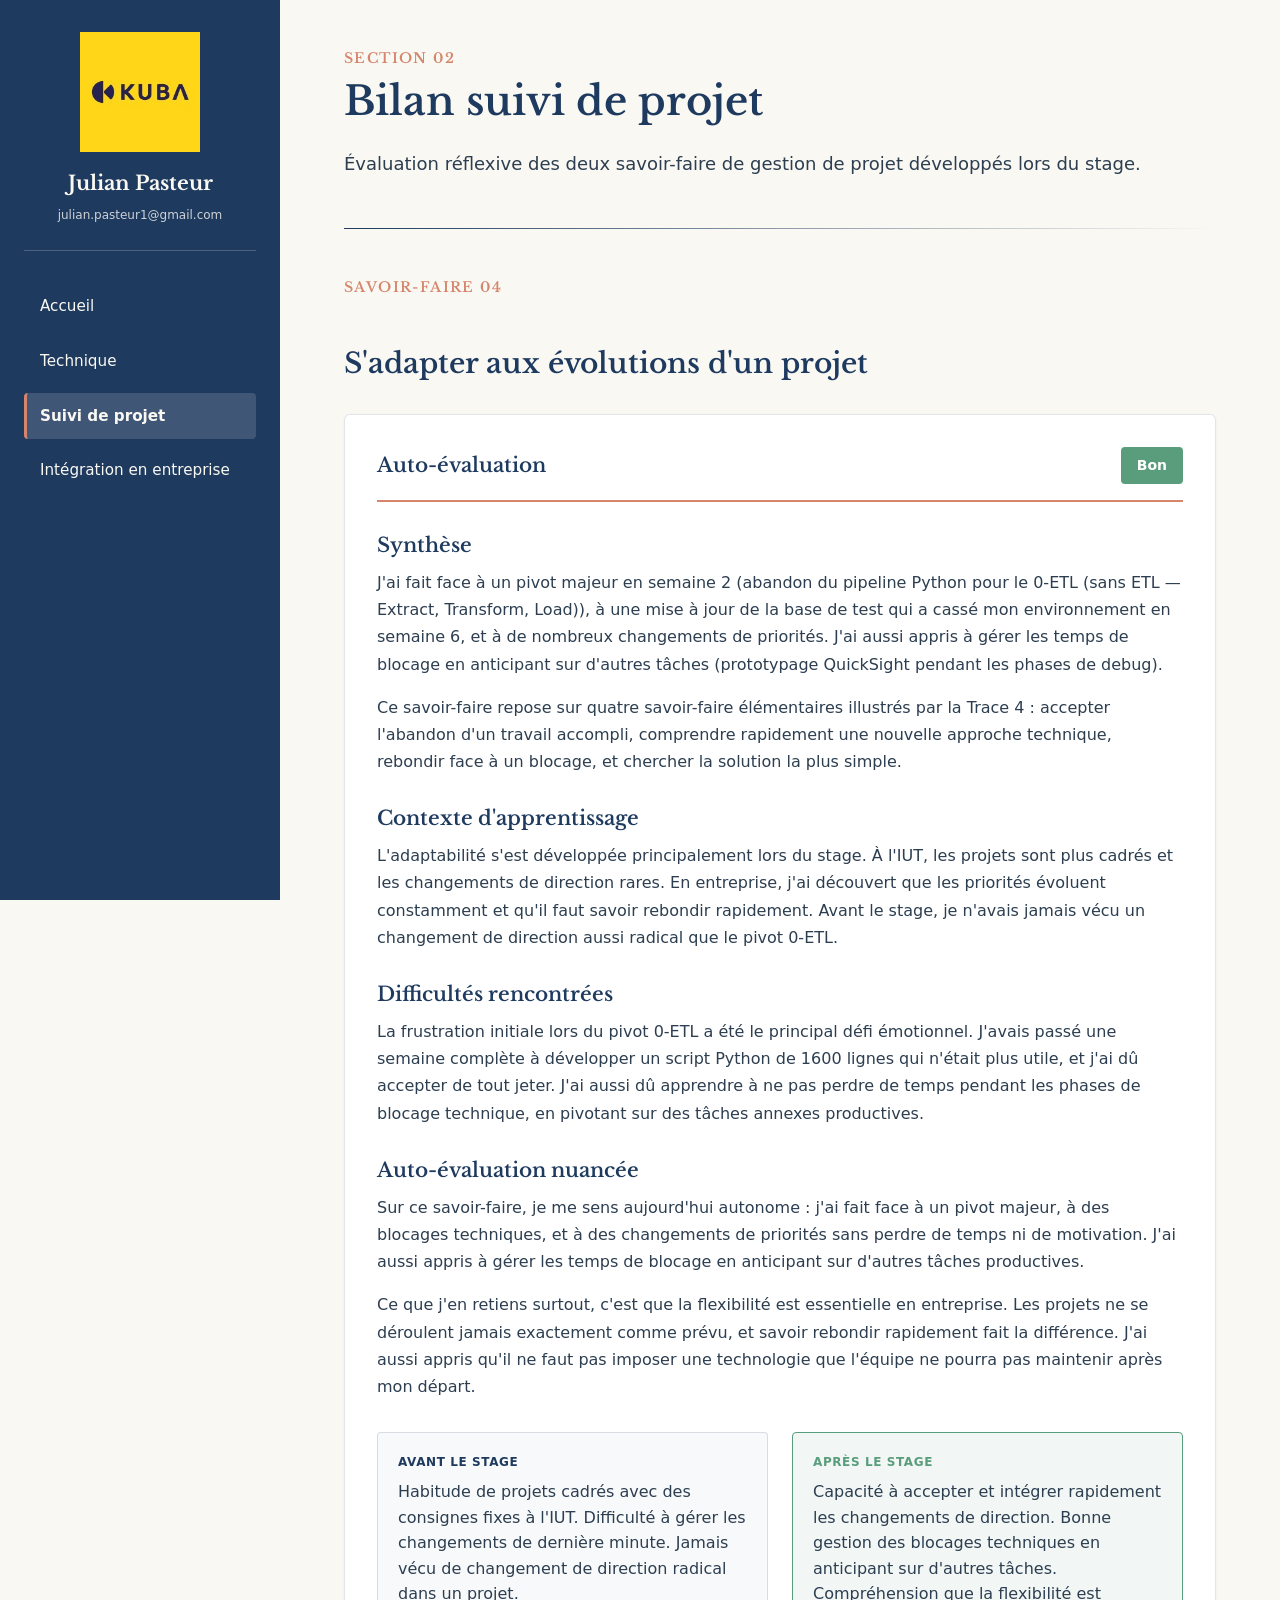
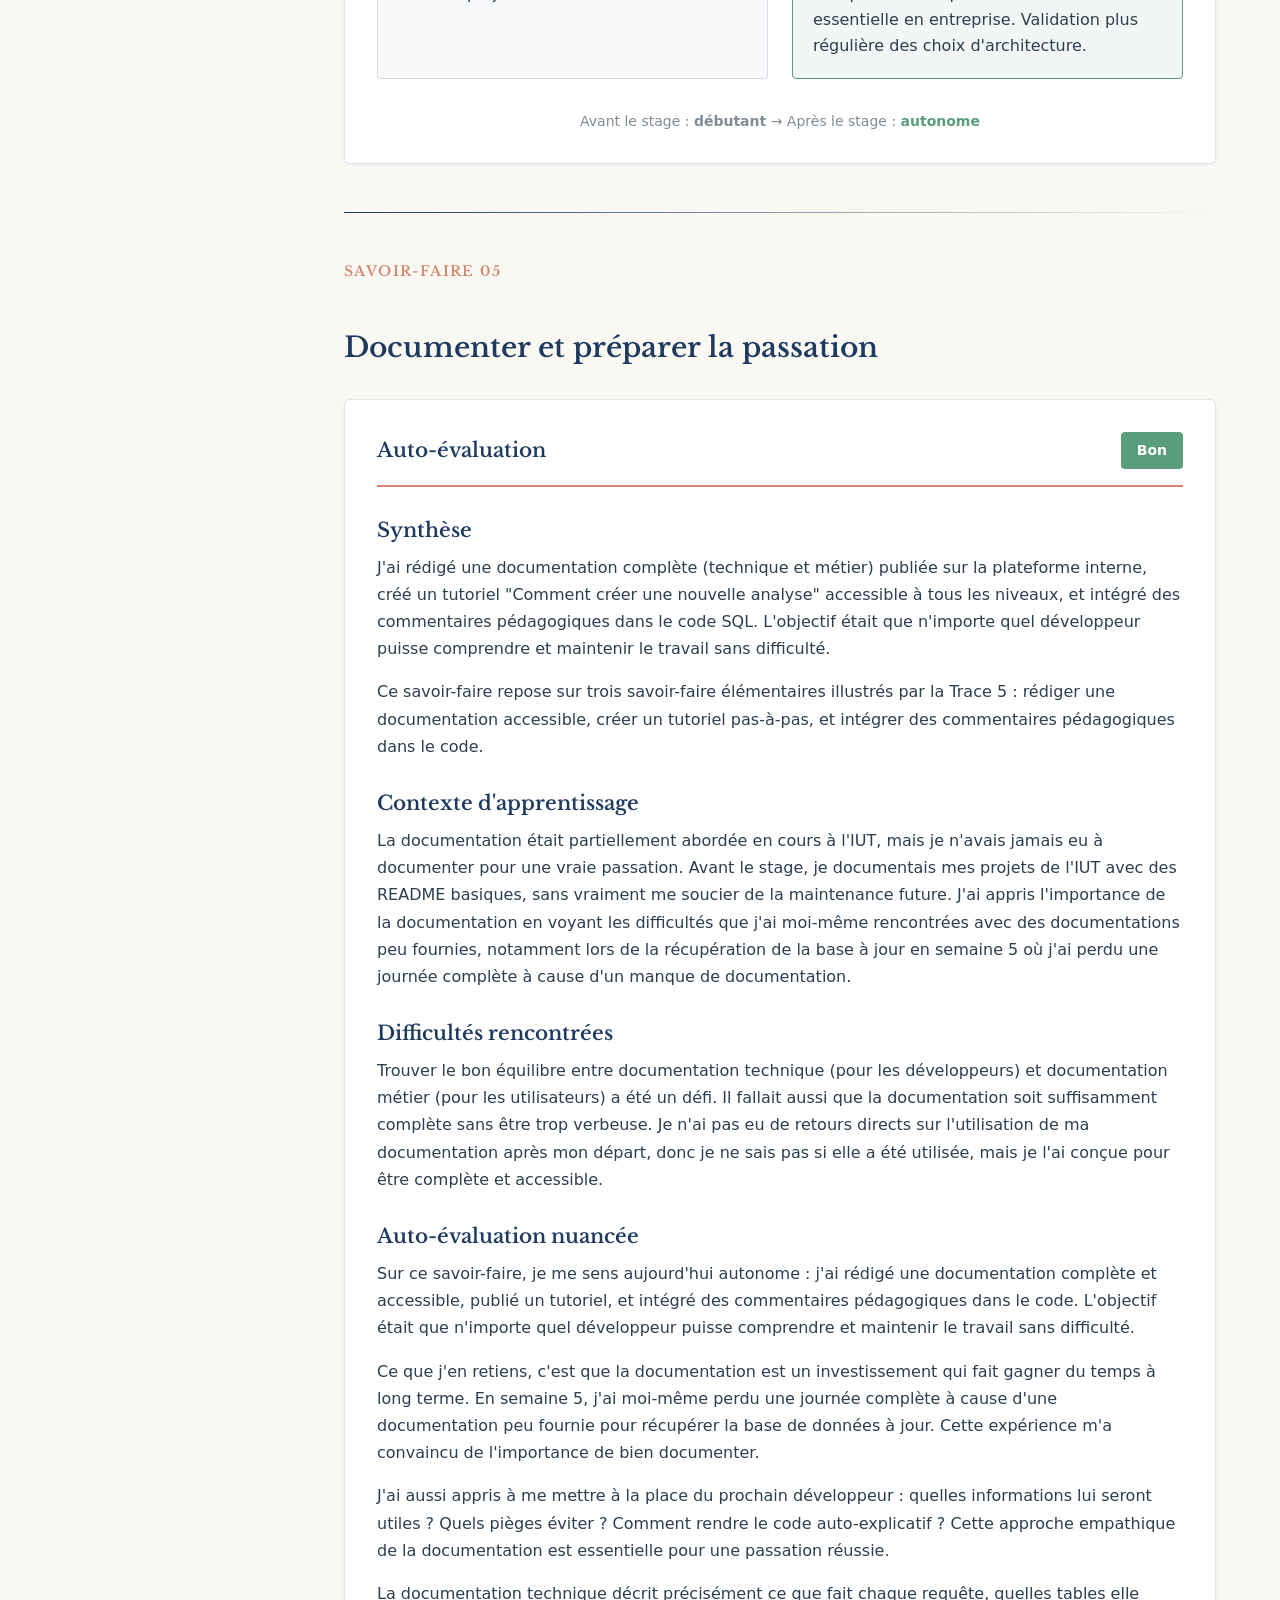
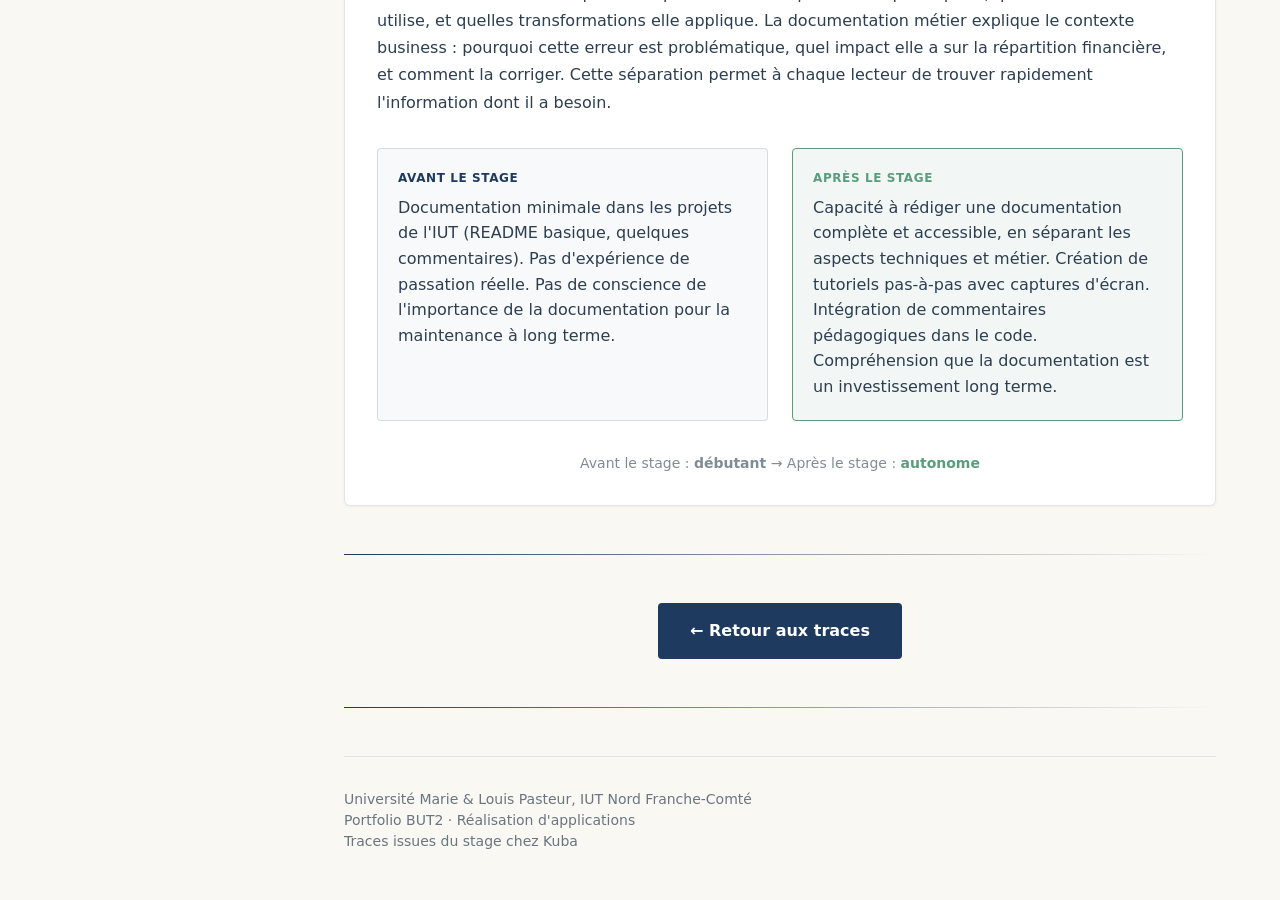
<file: suivi-bilan.html>
<!DOCTYPE html>
<html lang="fr">
<head>
  <meta charset="utf-8">
  <meta name="viewport" content="width=device-width, initial-scale=1">
  <title>Bilan suivi de projet - Portfolio BUT2 - Julian Pasteur</title>
  <link rel="preconnect" href="https://fonts.googleapis.com">
  <link rel="preconnect" href="https://fonts.gstatic.com" crossorigin>
  <link href="https://fonts.googleapis.com/css2?family=Libre+Baskerville:wght@400;700&family=Source+Sans+3:wght@400;600;700&display=swap" rel="stylesheet">
  <link rel="icon" type="image/jpeg" href="images/favicon.jpg">
  <link rel="stylesheet" href="css/styles.css">
</head>
<body>
  <!-- Sidebar -->
  <aside class="sidebar">
    <div class="sidebar-logo">
      <img src="images/logo-kuba.jpg" alt="Kuba">
      <div class="sidebar-name">Julian Pasteur</div>
      <a href="mailto:julian.pasteur1@gmail.com" class="sidebar-email">julian.pasteur1@gmail.com</a>
    </div>
    
    <nav class="sidebar-nav">
      <ul>
        <li><a href="index.html">Accueil</a></li>
        <li><a href="technique.html">Technique</a></li>
        <li><a href="suivi.html" class="active">Suivi de projet</a></li>
        <li><a href="integration.html">Intégration en entreprise</a></li>
      </ul>
    </nav>
  </aside>

  <!-- Contenu principal -->
  <main class="main-content">
    <span class="section-number">Section 02</span>
    <h1>Bilan suivi de projet</h1>
    
    <p style="font-size: 1.125rem; line-height: 1.7; margin-bottom: 2rem;">
      Évaluation réflexive des deux savoir-faire de gestion de projet développés lors du stage.
    </p>

    <hr class="divider">

    <!-- Bilan 1 -->
    <section>
      <span class="section-number">Savoir-faire 04</span>
      <h2>S'adapter aux évolutions d'un projet</h2>
      
      <div class="bilan-card">
        <div class="bilan-header">
          <h3 style="margin: 0;">Auto-évaluation</h3>
          <span class="bilan-level">Bon</span>
        </div>

        <h3>Synthèse</h3>
        <p style="line-height: 1.7; margin-bottom: 1rem;">
          J'ai fait face à un pivot majeur en semaine 2 (abandon du pipeline Python pour le 0-ETL (sans ETL — Extract, Transform, Load)), à une mise à jour de la base de test qui a cassé mon environnement en semaine 6, et à de nombreux changements de priorités. J'ai aussi appris à gérer les temps de blocage en anticipant sur d'autres tâches (prototypage QuickSight pendant les phases de debug).
        </p>
        <p style="line-height: 1.7; margin-bottom: 1rem;">
          Ce savoir-faire repose sur quatre savoir-faire élémentaires illustrés par la Trace 4 : accepter l'abandon d'un travail accompli, comprendre rapidement une nouvelle approche technique, rebondir face à un blocage, et chercher la solution la plus simple.
        </p>

        <h3>Contexte d'apprentissage</h3>
        <p style="line-height: 1.7; margin-bottom: 1rem;">
          L'adaptabilité s'est développée principalement lors du stage. À l'IUT, les projets sont plus cadrés et les changements de direction rares. En entreprise, j'ai découvert que les priorités évoluent constamment et qu'il faut savoir rebondir rapidement. Avant le stage, je n'avais jamais vécu un changement de direction aussi radical que le pivot 0-ETL.
        </p>

        <h3>Difficultés rencontrées</h3>
        <p style="line-height: 1.7; margin-bottom: 1rem;">
          La frustration initiale lors du pivot 0-ETL a été le principal défi émotionnel. J'avais passé une semaine complète à développer un script Python de 1600 lignes qui n'était plus utile, et j'ai dû accepter de tout jeter. J'ai aussi dû apprendre à ne pas perdre de temps pendant les phases de blocage technique, en pivotant sur des tâches annexes productives.
        </p>

        <h3>Auto-évaluation nuancée</h3>
        <p style="line-height: 1.7; margin-bottom: 1rem;">
          Sur ce savoir-faire, je me sens aujourd'hui autonome : j'ai fait face à un pivot majeur, à des blocages techniques, et à des changements de priorités sans perdre de temps ni de motivation. J'ai aussi appris à gérer les temps de blocage en anticipant sur d'autres tâches productives.
        </p>
        <p style="line-height: 1.7; margin-bottom: 1rem;">
          Ce que j'en retiens surtout, c'est que la flexibilité est essentielle en entreprise. Les projets ne se déroulent jamais exactement comme prévu, et savoir rebondir rapidement fait la différence. J'ai aussi appris qu'il ne faut pas imposer une technologie que l'équipe ne pourra pas maintenir après mon départ.
        </p>
        
        <div class="comparison-grid">
          <div class="comparison-card before">
            <div class="comparison-label">Avant le stage</div>
            <p style="line-height: 1.6;">
              Habitude de projets cadrés avec des consignes fixes à l'IUT. Difficulté à gérer les changements de dernière minute. Jamais vécu de changement de direction radical dans un projet.
            </p>
          </div>
          <div class="comparison-card after">
            <div class="comparison-label">Après le stage</div>
            <p style="line-height: 1.6;">
              Capacité à accepter et intégrer rapidement les changements de direction. Bonne gestion des blocages techniques en anticipant sur d'autres tâches. Compréhension que la flexibilité est essentielle en entreprise. Validation plus régulière des choix d'architecture.
            </p>
          </div>
        </div>
        <p class="text-sm text-center text-ink/60 mt-3">
          Avant le stage : <span class="font-semibold">débutant</span> → Après le stage : <span class="font-semibold text-vert">autonome</span>
        </p>
      </div>
    </section>

    <hr class="divider">

    <!-- Bilan 2 -->
    <section>
      <span class="section-number">Savoir-faire 05</span>
      <h2>Documenter et préparer la passation</h2>
      
      <div class="bilan-card">
        <div class="bilan-header">
          <h3 style="margin: 0;">Auto-évaluation</h3>
          <span class="bilan-level">Bon</span>
        </div>

        <h3>Synthèse</h3>
        <p style="line-height: 1.7; margin-bottom: 1rem;">
          J'ai rédigé une documentation complète (technique et métier) publiée sur la plateforme interne, créé un tutoriel "Comment créer une nouvelle analyse" accessible à tous les niveaux, et intégré des commentaires pédagogiques dans le code SQL. L'objectif était que n'importe quel développeur puisse comprendre et maintenir le travail sans difficulté.
        </p>
        <p style="line-height: 1.7; margin-bottom: 1rem;">
          Ce savoir-faire repose sur trois savoir-faire élémentaires illustrés par la Trace 5 : rédiger une documentation accessible, créer un tutoriel pas-à-pas, et intégrer des commentaires pédagogiques dans le code.
        </p>

        <h3>Contexte d'apprentissage</h3>
        <p style="line-height: 1.7; margin-bottom: 1rem;">
          La documentation était partiellement abordée en cours à l'IUT, mais je n'avais jamais eu à documenter pour une vraie passation. Avant le stage, je documentais mes projets de l'IUT avec des README basiques, sans vraiment me soucier de la maintenance future. J'ai appris l'importance de la documentation en voyant les difficultés que j'ai moi-même rencontrées avec des documentations peu fournies, notamment lors de la récupération de la base à jour en semaine 5 où j'ai perdu une journée complète à cause d'un manque de documentation.
        </p>

        <h3>Difficultés rencontrées</h3>
        <p style="line-height: 1.7; margin-bottom: 1rem;">
          Trouver le bon équilibre entre documentation technique (pour les développeurs) et documentation métier (pour les utilisateurs) a été un défi. Il fallait aussi que la documentation soit suffisamment complète sans être trop verbeuse. Je n'ai pas eu de retours directs sur l'utilisation de ma documentation après mon départ, donc je ne sais pas si elle a été utilisée, mais je l'ai conçue pour être complète et accessible.
        </p>

        <h3>Auto-évaluation nuancée</h3>
        <p style="line-height: 1.7; margin-bottom: 1rem;">
          Sur ce savoir-faire, je me sens aujourd'hui autonome : j'ai rédigé une documentation complète et accessible, publié un tutoriel, et intégré des commentaires pédagogiques dans le code. L'objectif était que n'importe quel développeur puisse comprendre et maintenir le travail sans difficulté.
        </p>
        <p style="line-height: 1.7; margin-bottom: 1rem;">
          Ce que j'en retiens, c'est que la documentation est un investissement qui fait gagner du temps à long terme. En semaine 5, j'ai moi-même perdu une journée complète à cause d'une documentation peu fournie pour récupérer la base de données à jour. Cette expérience m'a convaincu de l'importance de bien documenter.
        </p>
        <p style="line-height: 1.7; margin-bottom: 1rem;">
          J'ai aussi appris à me mettre à la place du prochain développeur : quelles informations lui seront utiles ? Quels pièges éviter ? Comment rendre le code auto-explicatif ? Cette approche empathique de la documentation est essentielle pour une passation réussie.
        </p>
        <p style="line-height: 1.7; margin-bottom: 1rem;">
          La documentation technique décrit précisément ce que fait chaque requête, quelles tables elle utilise, et quelles transformations elle applique. La documentation métier explique le contexte business : pourquoi cette erreur est problématique, quel impact elle a sur la répartition financière, et comment la corriger. Cette séparation permet à chaque lecteur de trouver rapidement l'information dont il a besoin.
        </p>

        <div class="comparison-grid">
          <div class="comparison-card before">
            <div class="comparison-label">Avant le stage</div>
            <p style="line-height: 1.6;">
              Documentation minimale dans les projets de l'IUT (README basique, quelques commentaires). Pas d'expérience de passation réelle. Pas de conscience de l'importance de la documentation pour la maintenance à long terme.
            </p>
          </div>
          <div class="comparison-card after">
            <div class="comparison-label">Après le stage</div>
            <p style="line-height: 1.6;">
              Capacité à rédiger une documentation complète et accessible, en séparant les aspects techniques et métier. Création de tutoriels pas-à-pas avec captures d'écran. Intégration de commentaires pédagogiques dans le code. Compréhension que la documentation est un investissement long terme.
            </p>
          </div>
        </div>
        <p class="text-sm text-center text-ink/60 mt-3">
          Avant le stage : <span class="font-semibold">débutant</span> → Après le stage : <span class="font-semibold text-vert">autonome</span>
        </p>
      </div>
    </section>

    <hr class="divider">

    <!-- Navigation -->
    <section style="text-align: center; margin: 3rem 0;">
      <a href="suivi.html" style="display: inline-block; padding: 1rem 2rem; background: var(--color-violine); color: white; text-decoration: none; border-radius: 4px; font-weight: 600; transition: background 0.2s;">
        ← Retour aux traces
      </a>
    </section>

    <hr class="divider">

    <!-- Footer -->
    <footer style="margin-top: 3rem; padding-top: 2rem; border-top: 1px solid rgba(30, 58, 95, 0.15); font-size: 0.875rem; color: var(--color-ink); opacity: 0.7;">
      <p>Université Marie & Louis Pasteur, IUT Nord Franche-Comté</p>
      <p>Portfolio BUT2 · Réalisation d'applications</p>
      <p>Traces issues du stage chez Kuba</p>
    </footer>
  </main>
</body>
</html>
</file>
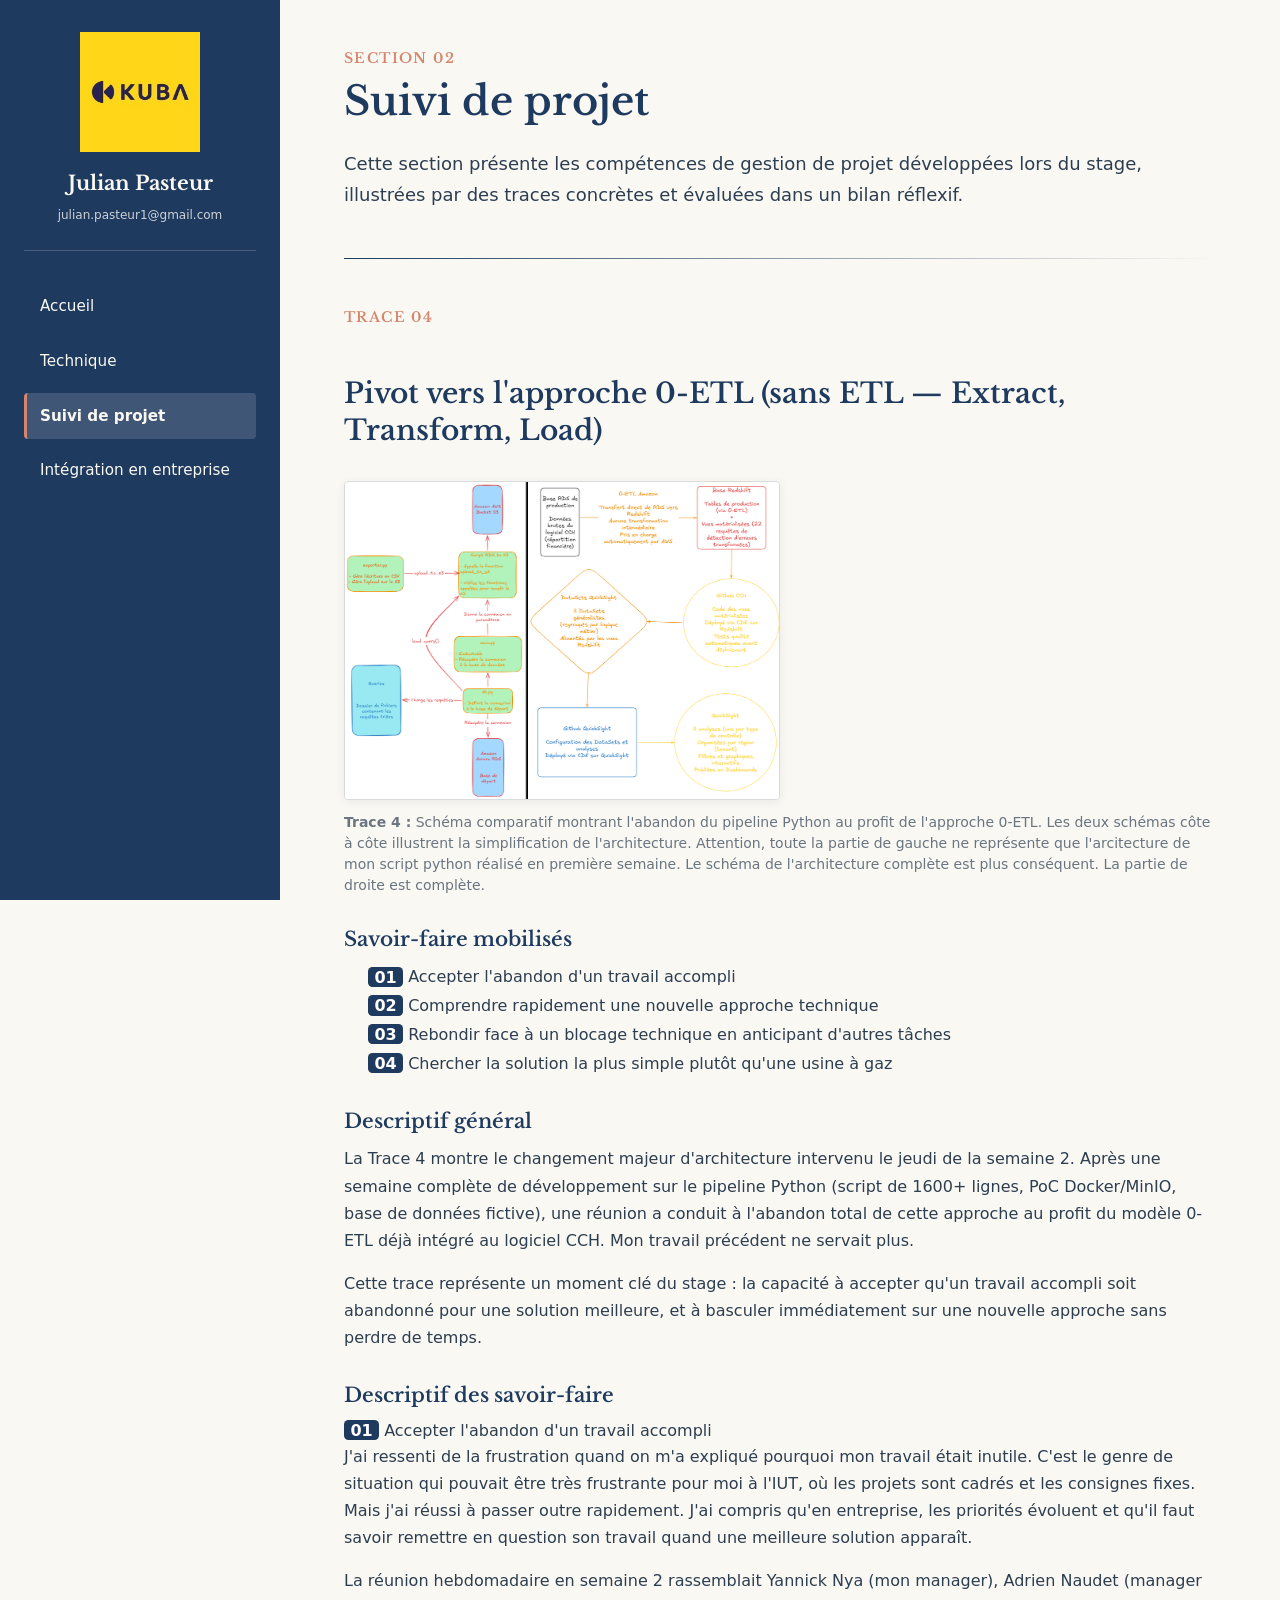
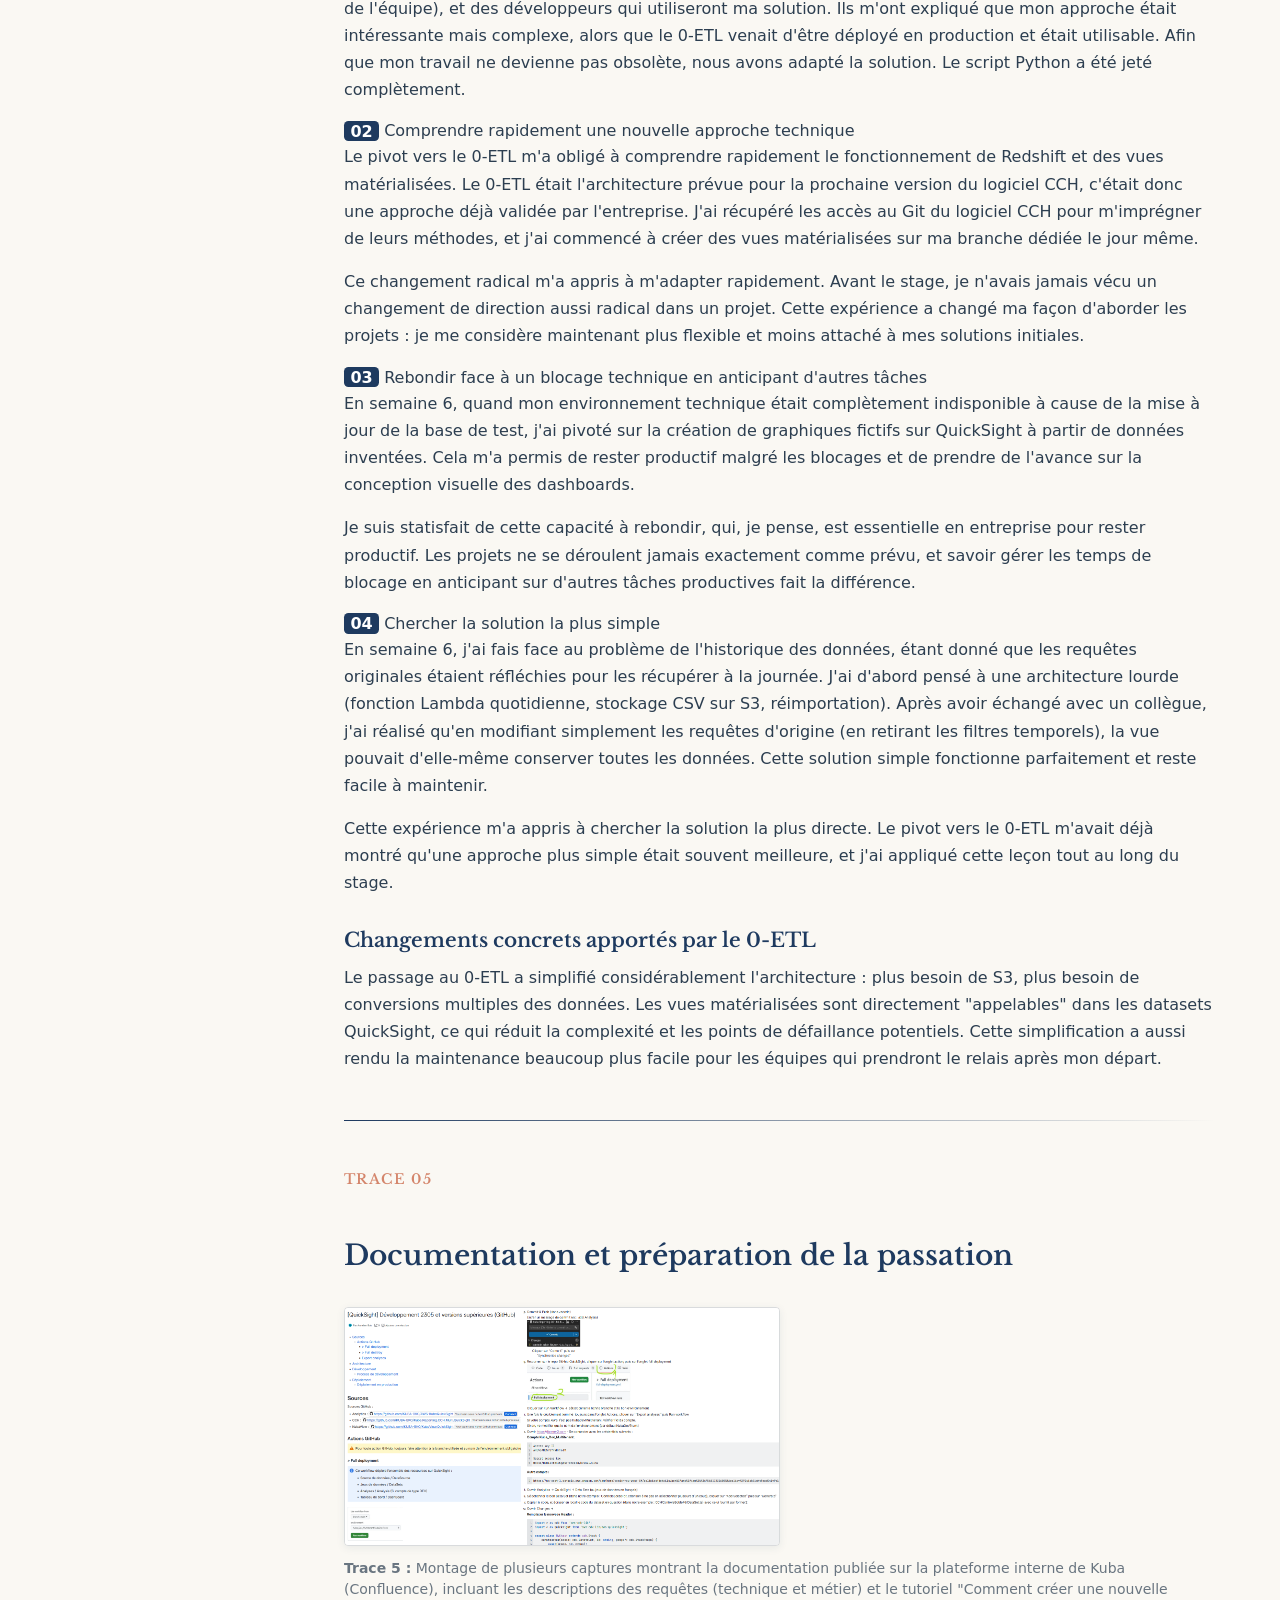
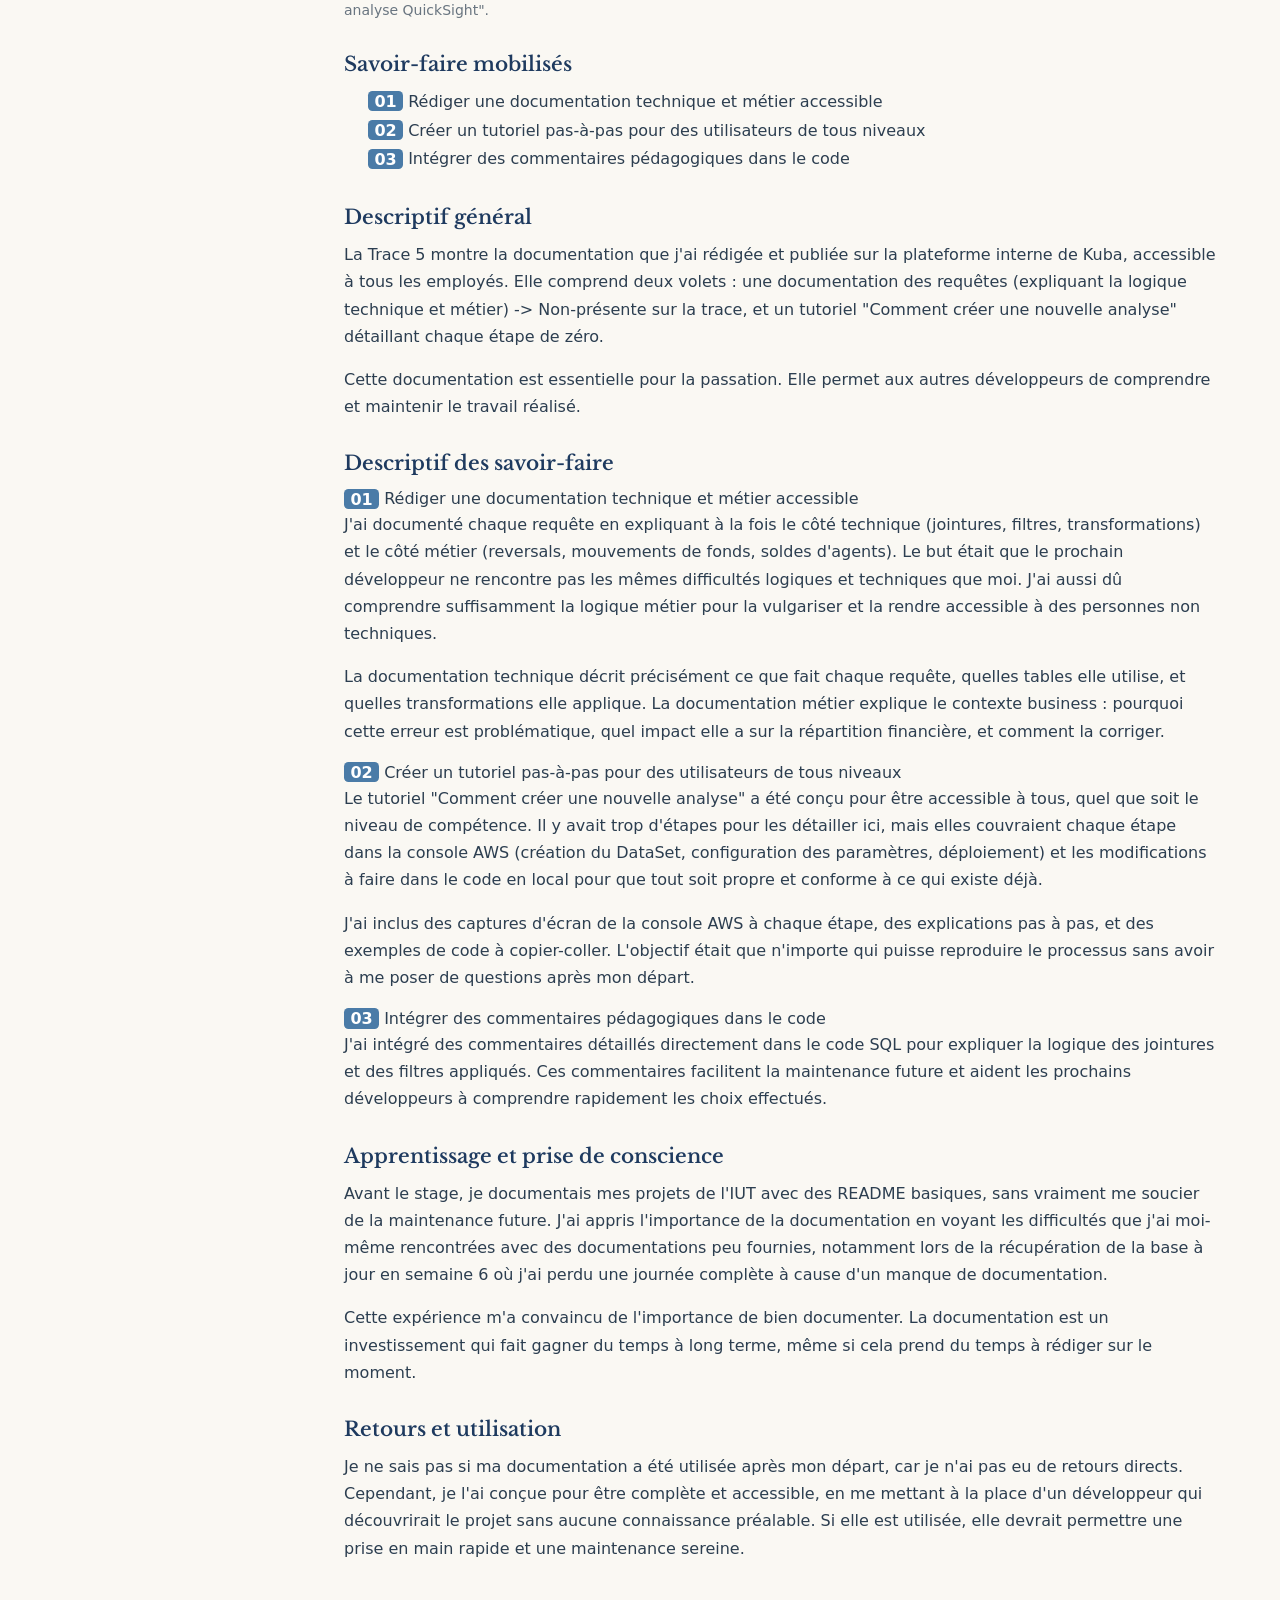
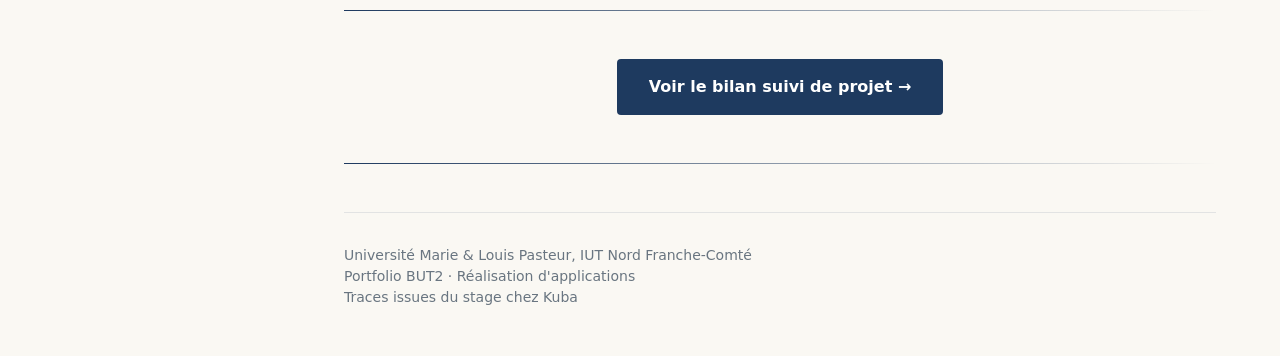
<file: suivi.html>
<!DOCTYPE html>
<html lang="fr">
<head>
  <meta charset="utf-8">
  <meta name="viewport" content="width=device-width, initial-scale=1">
  <title>Suivi de projet - Portfolio BUT2 - Julian Pasteur</title>
  <link rel="preconnect" href="https://fonts.googleapis.com">
  <link rel="preconnect" href="https://fonts.gstatic.com" crossorigin>
  <link href="https://fonts.googleapis.com/css2?family=Libre+Baskerville:wght@400;700&family=Source+Sans+3:wght@400;600;700&display=swap" rel="stylesheet">
  <link rel="icon" type="image/jpeg" href="images/favicon.jpg">
  <link rel="stylesheet" href="css/styles.css">
</head>
<body>
  <!-- Sidebar -->
  <aside class="sidebar">
    <div class="sidebar-logo">
      <img src="images/logo-kuba.jpg" alt="Kuba">
      <div class="sidebar-name">Julian Pasteur</div>
      <a href="mailto:julian.pasteur1@gmail.com" class="sidebar-email">julian.pasteur1@gmail.com</a>
    </div>
    
    <nav class="sidebar-nav">
      <ul>
        <li><a href="index.html">Accueil</a></li>
        <li><a href="technique.html">Technique</a></li>
        <li><a href="suivi.html" class="active">Suivi de projet</a></li>
        <li><a href="integration.html">Intégration en entreprise</a></li>
      </ul>
    </nav>
  </aside>

  <!-- Contenu principal -->
  <main class="main-content">
    <span class="section-number">Section 02</span>
    <h1>Suivi de projet</h1>
    
    <p style="font-size: 1.125rem; line-height: 1.7; margin-bottom: 2rem;">
      Cette section présente les compétences de gestion de projet développées lors du stage, illustrées par des traces 
      concrètes et évaluées dans un bilan réflexif.
    </p>

    <hr class="divider">

    <!-- Trace 1 -->
    <section>
      <span class="section-number">Trace 04</span>
      <h2>Pivot vers l'approche 0-ETL (sans ETL — Extract, Transform, Load)</h2>
      
      <div class="trace">
        <img src="images/traces/trace4-pivot.png" alt="Schéma comparatif avant/après pivot">
        <p class="trace-caption">
          <strong>Trace 4 :</strong> Schéma comparatif montrant l'abandon du pipeline Python au profit de l'approche 0-ETL. Les deux schémas côte à côte illustrent la simplification de l'architecture. Attention, toute la partie de gauche ne représente que l'arcitecture de mon script python réalisé en première semaine. Le schéma de l'architecture complète est plus conséquent. La partie de droite est complète.
        </p>
      </div>

      <h3>Savoir-faire mobilisés</h3>
      <ul style="line-height: 1.8; padding-left: 1.5rem; margin-bottom: 1.5rem;">
        <li><span class="mark mark-violine">01</span> Accepter l'abandon d'un travail accompli</li>
        <li><span class="mark mark-violine">02</span> Comprendre rapidement une nouvelle approche technique</li>
        <li><span class="mark mark-violine">03</span> Rebondir face à un blocage technique en anticipant d'autres tâches</li>
        <li><span class="mark mark-violine">04</span> Chercher la solution la plus simple plutôt qu'une usine à gaz</li>
      </ul>

      <h3>Descriptif général</h3>
      <p style="line-height: 1.7; margin-bottom: 1rem;">
        La Trace 4 montre le changement majeur d'architecture intervenu le jeudi de la semaine 2. Après une semaine complète de développement sur le pipeline Python (script de 1600+ lignes, PoC Docker/MinIO, base de données fictive), une réunion a conduit à l'abandon total de cette approche au profit du modèle 0-ETL déjà intégré au logiciel CCH. Mon travail précédent ne servait plus.
      </p>
      <p style="line-height: 1.7; margin-bottom: 1rem;">
        Cette trace représente un moment clé du stage : la capacité à accepter qu'un travail accompli soit abandonné pour une solution meilleure, et à basculer immédiatement sur une nouvelle approche sans perdre de temps.
      </p>

      <h3>Descriptif des savoir-faire</h3>
      
      <h4><span class="mark mark-violine">01</span> Accepter l'abandon d'un travail accompli</h4>
      <p style="line-height: 1.7; margin-bottom: 1rem;">
        J'ai ressenti de la frustration quand on m'a expliqué pourquoi mon travail était inutile. C'est le genre de situation qui pouvait être très frustrante pour moi à l'IUT, où les projets sont cadrés et les consignes fixes. Mais j'ai réussi à passer outre rapidement. J'ai compris qu'en entreprise, les priorités évoluent et qu'il faut savoir remettre en question son travail quand une meilleure solution apparaît.
      </p>
      <p style="line-height: 1.7; margin-bottom: 1rem;">
        La réunion hebdomadaire en semaine 2 rassemblait Yannick Nya (mon manager), Adrien Naudet (manager de l'équipe), et des développeurs qui utiliseront ma solution. Ils m'ont expliqué que mon approche était intéressante mais complexe, alors que le 0-ETL venait d'être déployé en production et était utilisable. Afin que mon travail ne devienne pas obsolète, nous avons adapté la solution. Le script Python a été jeté complètement.
      </p>

      <h4><span class="mark mark-violine">02</span> Comprendre rapidement une nouvelle approche technique</h4>
      <p style="line-height: 1.7; margin-bottom: 1rem;">
        Le pivot vers le 0-ETL m'a obligé à comprendre rapidement le fonctionnement de Redshift et des vues matérialisées. Le 0-ETL était l'architecture prévue pour la prochaine version du logiciel CCH, c'était donc une approche déjà validée par l'entreprise. J'ai récupéré les accès au Git du logiciel CCH pour m'imprégner de leurs méthodes, et j'ai commencé à créer des vues matérialisées sur ma branche dédiée le jour même.
      </p>
      <p style="line-height: 1.7; margin-bottom: 1rem;">
        Ce changement radical m'a appris à m'adapter rapidement. Avant le stage, je n'avais jamais vécu un changement de direction aussi radical dans un projet. Cette expérience a changé ma façon d'aborder les projets : je me considère maintenant plus flexible et moins attaché à mes solutions initiales.
      </p>

      <h4><span class="mark mark-violine">03</span> Rebondir face à un blocage technique en anticipant d'autres tâches</h4>
      <p style="line-height: 1.7; margin-bottom: 1rem;">
        En semaine 6, quand mon environnement technique était complètement indisponible à cause de la mise à jour de la base de test, j'ai pivoté sur la création de graphiques fictifs sur QuickSight à partir de données inventées. Cela m'a permis de rester productif malgré les blocages et de prendre de l'avance sur la conception visuelle des dashboards.
      </p>
      <p style="line-height: 1.7; margin-bottom: 1rem;">
        Je suis statisfait de cette capacité à rebondir, qui, je pense, est essentielle en entreprise pour rester productif. Les projets ne se déroulent jamais exactement comme prévu, et savoir gérer les temps de blocage en anticipant sur d'autres tâches productives fait la différence.
      </p>

      <h4><span class="mark mark-violine">04</span> Chercher la solution la plus simple</h4>
      <p style="line-height: 1.7; margin-bottom: 1rem;">
        En semaine 6, j'ai fais face au problème de l'historique des données, étant donné que les requêtes originales étaient réfléchies pour les récupérer à la journée. J'ai d'abord pensé à une architecture lourde (fonction Lambda quotidienne, stockage CSV sur S3, réimportation). Après avoir échangé avec un collègue, j'ai réalisé qu'en modifiant simplement les requêtes d'origine (en retirant les filtres temporels), la vue pouvait d'elle-même conserver toutes les données. Cette solution simple fonctionne parfaitement et reste facile à maintenir.
      </p>
      <p style="line-height: 1.7; margin-bottom: 1rem;">
        Cette expérience m'a appris à chercher la solution la plus directe. Le pivot vers le 0-ETL m'avait déjà montré qu'une approche plus simple était souvent meilleure, et j'ai appliqué cette leçon tout au long du stage.
      </p>

      <h3>Changements concrets apportés par le 0-ETL</h3>
      <p style="line-height: 1.7; margin-bottom: 1rem;">
        Le passage au 0-ETL a simplifié considérablement l'architecture : plus besoin de S3, plus besoin de conversions multiples des données. Les vues matérialisées sont directement "appelables" dans les datasets QuickSight, ce qui réduit la complexité et les points de défaillance potentiels. Cette simplification a aussi rendu la maintenance beaucoup plus facile pour les équipes qui prendront le relais après mon départ.
      </p>
    </section>

    <hr class="divider">

    <!-- Trace 2 -->
    <section>
      <span class="section-number">Trace 05</span>
      <h2>Documentation et préparation de la passation</h2>
      
      <div class="trace">
        <img src="images/traces/trace5-doc.png" alt="Documentation en ligne">
        <p class="trace-caption">
          <strong>Trace 5 :</strong> Montage de plusieurs captures montrant la documentation publiée sur la plateforme interne de Kuba (Confluence), incluant les descriptions des requêtes (technique et métier) et le tutoriel "Comment créer une nouvelle analyse QuickSight".
        </p>
      </div>

      <h3>Savoir-faire mobilisés</h3>
      <ul style="line-height: 1.8; padding-left: 1.5rem; margin-bottom: 1.5rem;">
        <li><span class="mark mark-bleu">01</span> Rédiger une documentation technique et métier accessible</li>
        <li><span class="mark mark-bleu">02</span> Créer un tutoriel pas-à-pas pour des utilisateurs de tous niveaux</li>
        <li><span class="mark mark-bleu">03</span> Intégrer des commentaires pédagogiques dans le code</li>
      </ul>

      <h3>Descriptif général</h3>
      <p style="line-height: 1.7; margin-bottom: 1rem;">
        La Trace 5 montre la documentation que j'ai rédigée et publiée sur la plateforme interne de Kuba, accessible à tous les employés. Elle comprend deux volets : une documentation des requêtes (expliquant la logique technique et métier) -> Non-présente sur la trace, et un tutoriel "Comment créer une nouvelle analyse" détaillant chaque étape de zéro.
      </p>
      <p style="line-height: 1.7; margin-bottom: 1rem;">
        Cette documentation est essentielle pour la passation. Elle permet aux autres développeurs de comprendre et maintenir le travail réalisé.
      </p>

      <h3>Descriptif des savoir-faire</h3>
      
      <h4><span class="mark mark-bleu">01</span> Rédiger une documentation technique et métier accessible</h4>
      <p style="line-height: 1.7; margin-bottom: 1rem;">
        J'ai documenté chaque requête en expliquant à la fois le côté technique (jointures, filtres, transformations) et le côté métier (reversals, mouvements de fonds, soldes d'agents). Le but était que le prochain développeur ne rencontre pas les mêmes difficultés logiques et techniques que moi. J'ai aussi dû comprendre suffisamment la logique métier pour la vulgariser et la rendre accessible à des personnes non techniques.
      </p>
      <p style="line-height: 1.7; margin-bottom: 1rem;">
        La documentation technique décrit précisément ce que fait chaque requête, quelles tables elle utilise, et quelles transformations elle applique. La documentation métier explique le contexte business : pourquoi cette erreur est problématique, quel impact elle a sur la répartition financière, et comment la corriger.
      </p>

      <h4><span class="mark mark-bleu">02</span> Créer un tutoriel pas-à-pas pour des utilisateurs de tous niveaux</h4>
      <p style="line-height: 1.7; margin-bottom: 1rem;">
        Le tutoriel "Comment créer une nouvelle analyse" a été conçu pour être accessible à tous, quel que soit le niveau de compétence. Il y avait trop d'étapes pour les détailler ici, mais elles couvraient chaque étape dans la console AWS (création du DataSet, configuration des paramètres, déploiement) et les modifications à faire dans le code en local pour que tout soit propre et conforme à ce qui existe déjà.
      </p>
      <p style="line-height: 1.7; margin-bottom: 1rem;">
        J'ai inclus des captures d'écran de la console AWS à chaque étape, des explications pas à pas, et des exemples de code à copier-coller. L'objectif était que n'importe qui puisse reproduire le processus sans avoir à me poser de questions après mon départ.
      </p>

      <h4><span class="mark mark-bleu">03</span> Intégrer des commentaires pédagogiques dans le code</h4>
      <p style="line-height: 1.7; margin-bottom: 1rem;">
        J'ai intégré des commentaires détaillés directement dans le code SQL pour expliquer la logique des jointures et des filtres appliqués. Ces commentaires facilitent la maintenance future et aident les prochains développeurs à comprendre rapidement les choix effectués.
      </p>

      <h3>Apprentissage et prise de conscience</h3>
      <p style="line-height: 1.7; margin-bottom: 1rem;">
        Avant le stage, je documentais mes projets de l'IUT avec des README basiques, sans vraiment me soucier de la maintenance future. J'ai appris l'importance de la documentation en voyant les difficultés que j'ai moi-même rencontrées avec des documentations peu fournies, notamment lors de la récupération de la base à jour en semaine 6 où j'ai perdu une journée complète à cause d'un manque de documentation.
      </p>
      <p style="line-height: 1.7; margin-bottom: 1rem;">
        Cette expérience m'a convaincu de l'importance de bien documenter. La documentation est un investissement qui fait gagner du temps à long terme, même si cela prend du temps à rédiger sur le moment.
      </p>

      <h3>Retours et utilisation</h3>
      <p style="line-height: 1.7; margin-bottom: 1rem;">
        Je ne sais pas si ma documentation a été utilisée après mon départ, car je n'ai pas eu de retours directs. Cependant, je l'ai conçue pour être complète et accessible, en me mettant à la place d'un développeur qui découvrirait le projet sans aucune connaissance préalable. Si elle est utilisée, elle devrait permettre une prise en main rapide et une maintenance sereine.
      </p>
    </section>

    <hr class="divider">

    <!-- Lien vers bilan -->
    <section style="text-align: center; margin: 3rem 0;">
      <a href="suivi-bilan.html" style="display: inline-block; padding: 1rem 2rem; background: var(--color-violine); color: white; text-decoration: none; border-radius: 4px; font-weight: 600; transition: background 0.2s;">
        Voir le bilan suivi de projet →
      </a>
    </section>

    <hr class="divider">

    <!-- Footer -->
    <footer style="margin-top: 3rem; padding-top: 2rem; border-top: 1px solid rgba(30, 58, 95, 0.15); font-size: 0.875rem; color: var(--color-ink); opacity: 0.7;">
      <p>Université Marie & Louis Pasteur, IUT Nord Franche-Comté</p>
      <p>Portfolio BUT2 · Réalisation d'applications</p>
      <p>Traces issues du stage chez Kuba</p>
    </footer>
  </main>
</body>
</html>
</file>
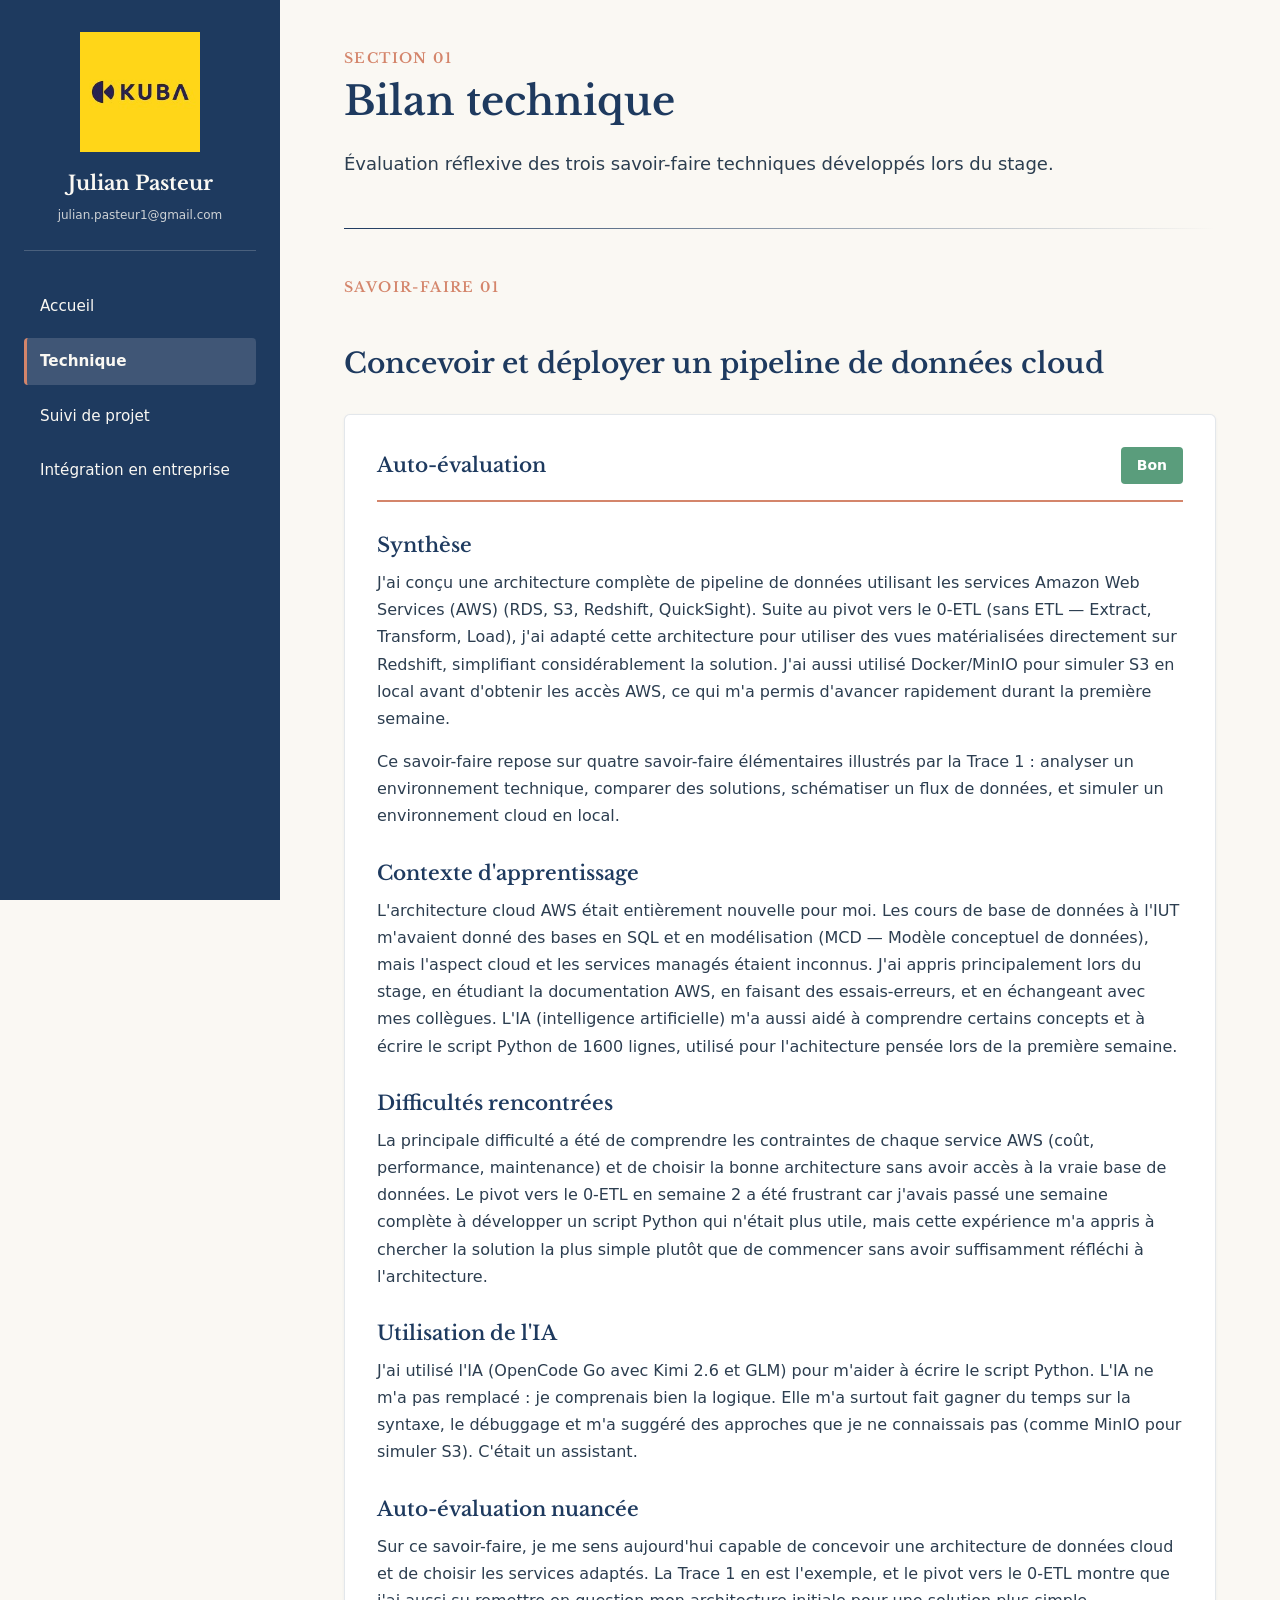
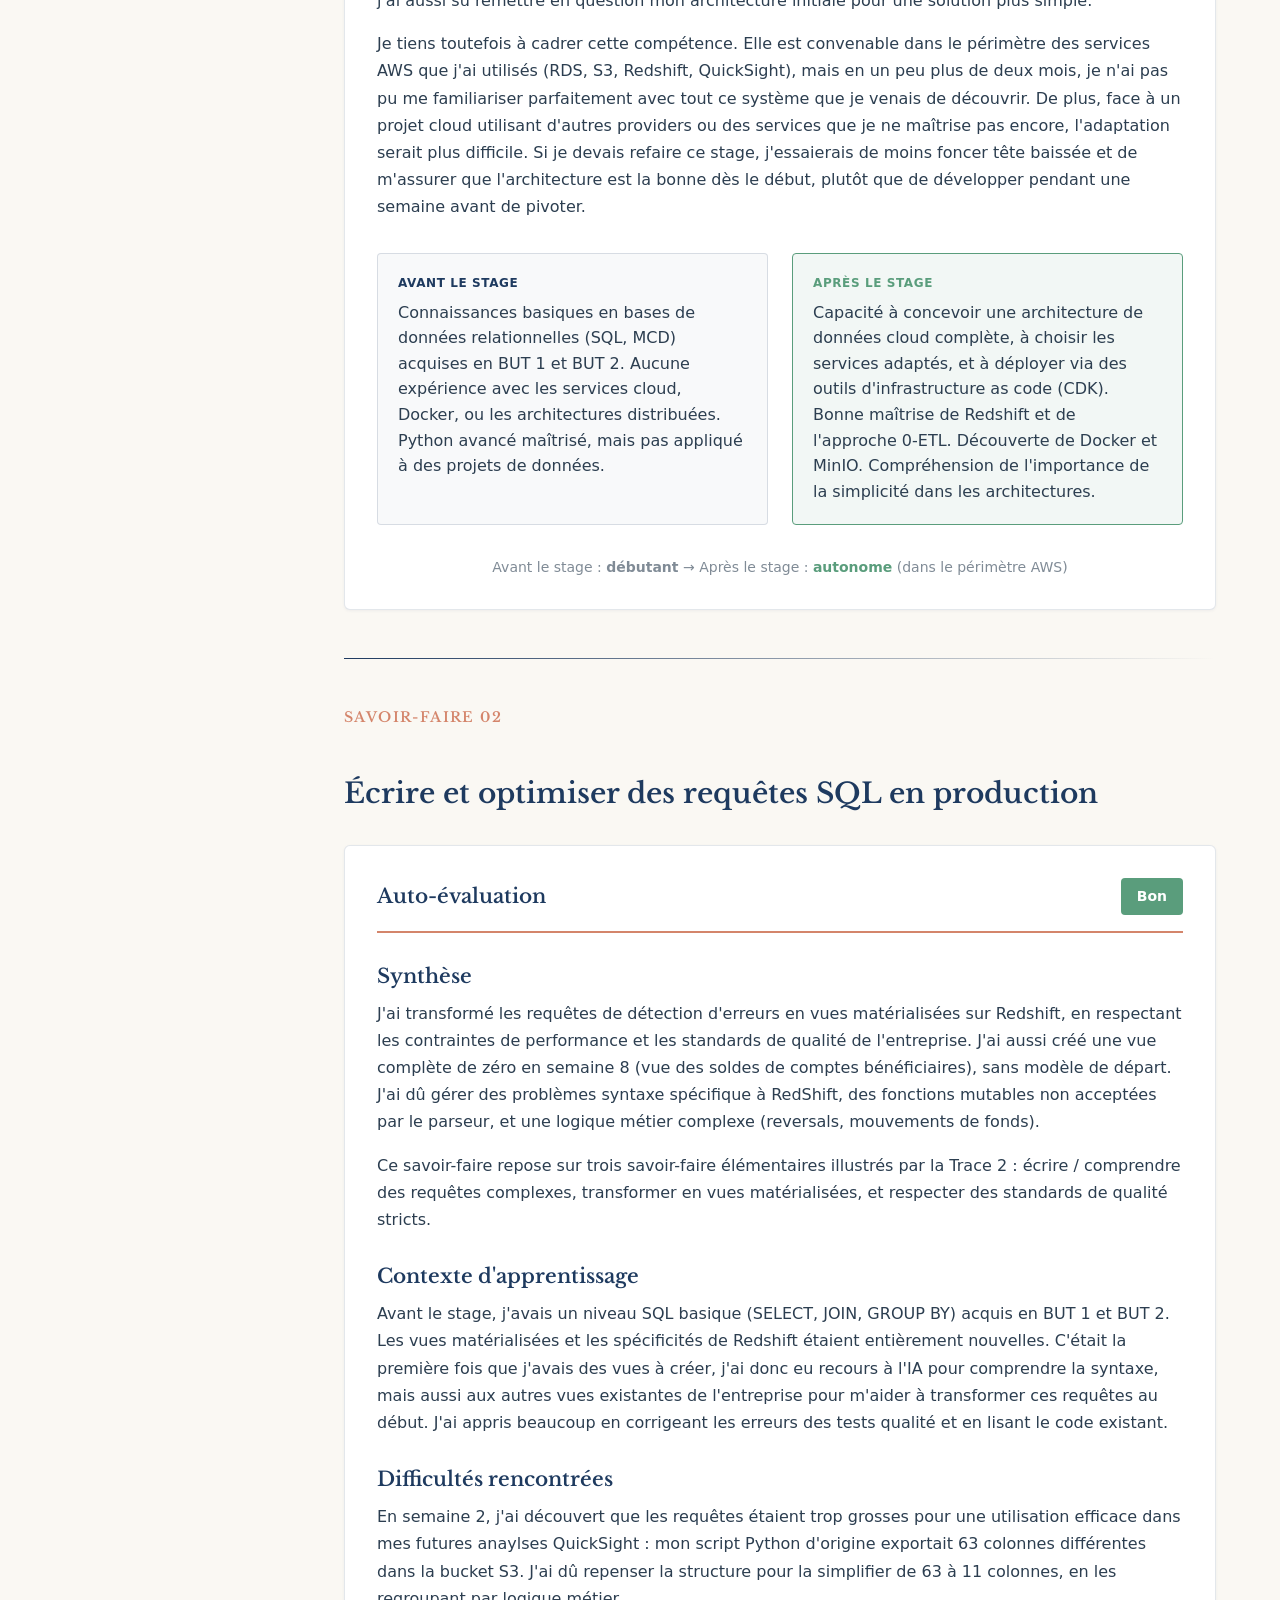
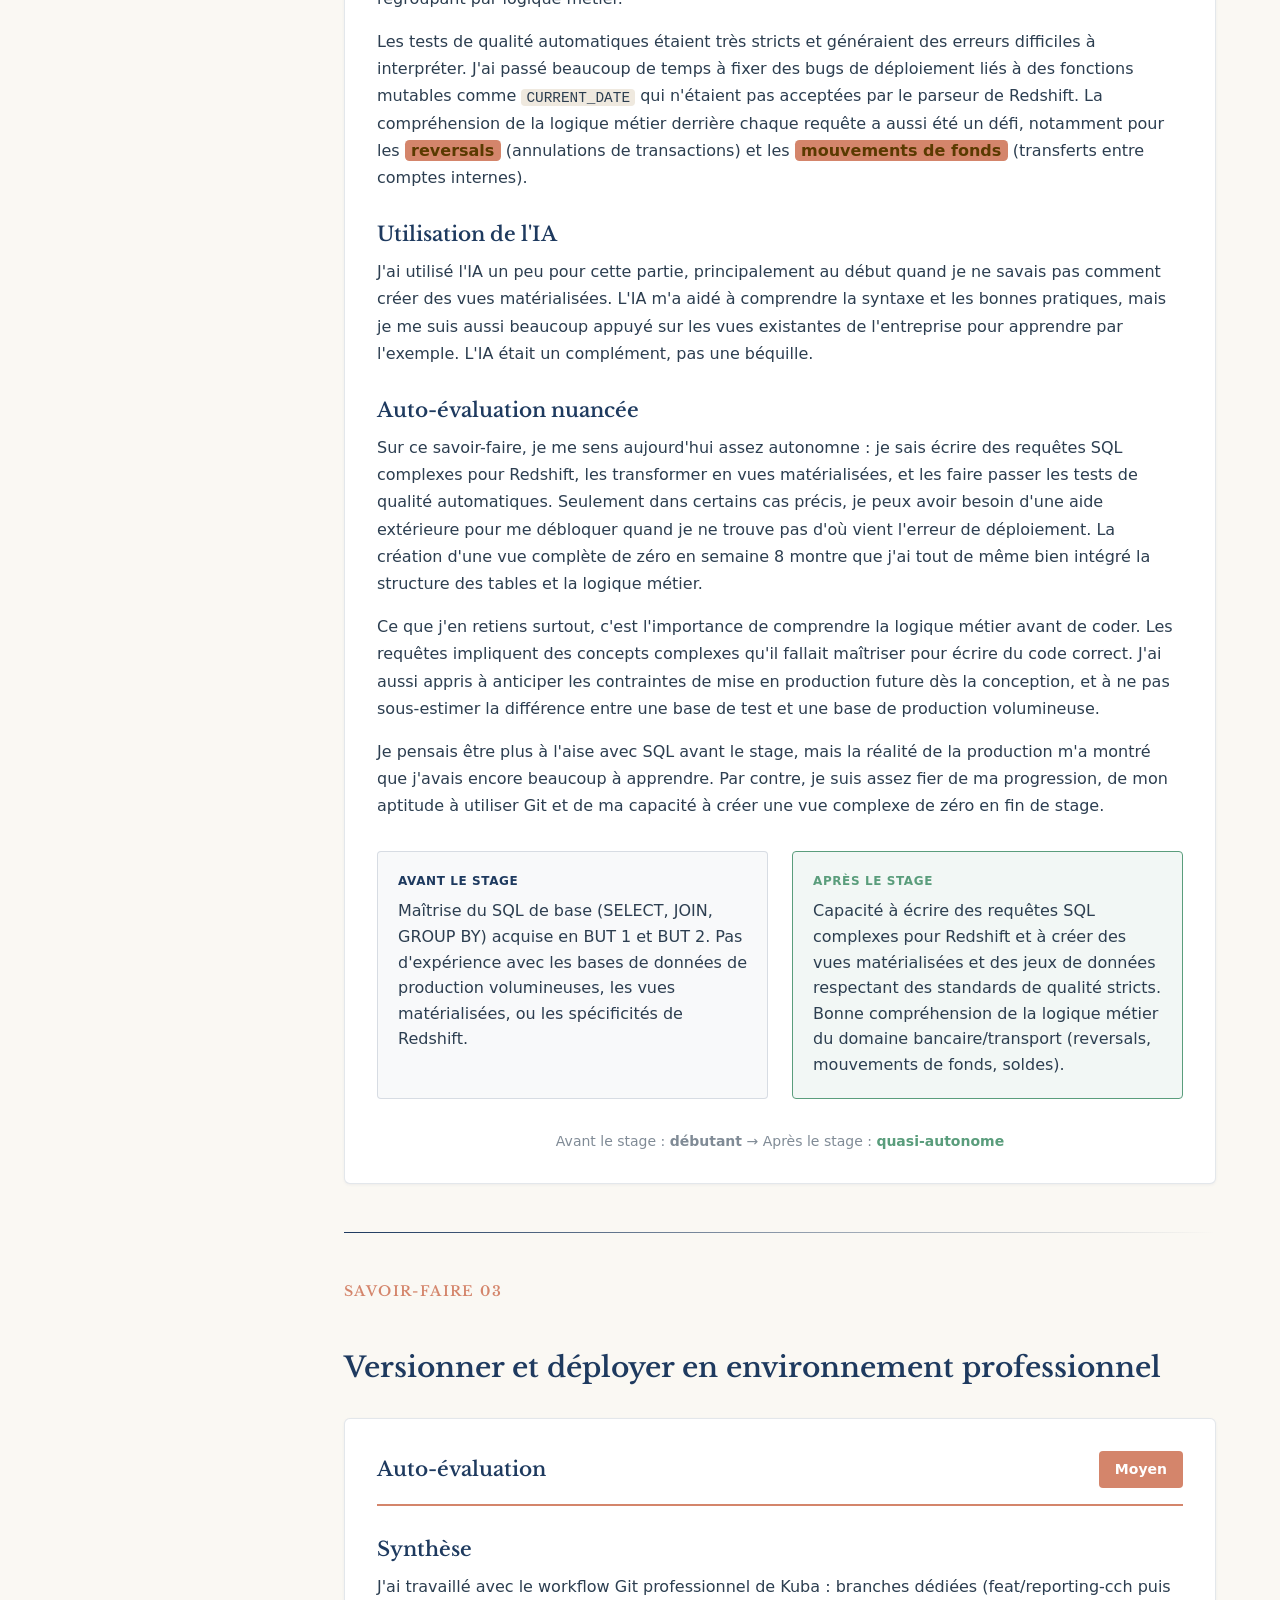
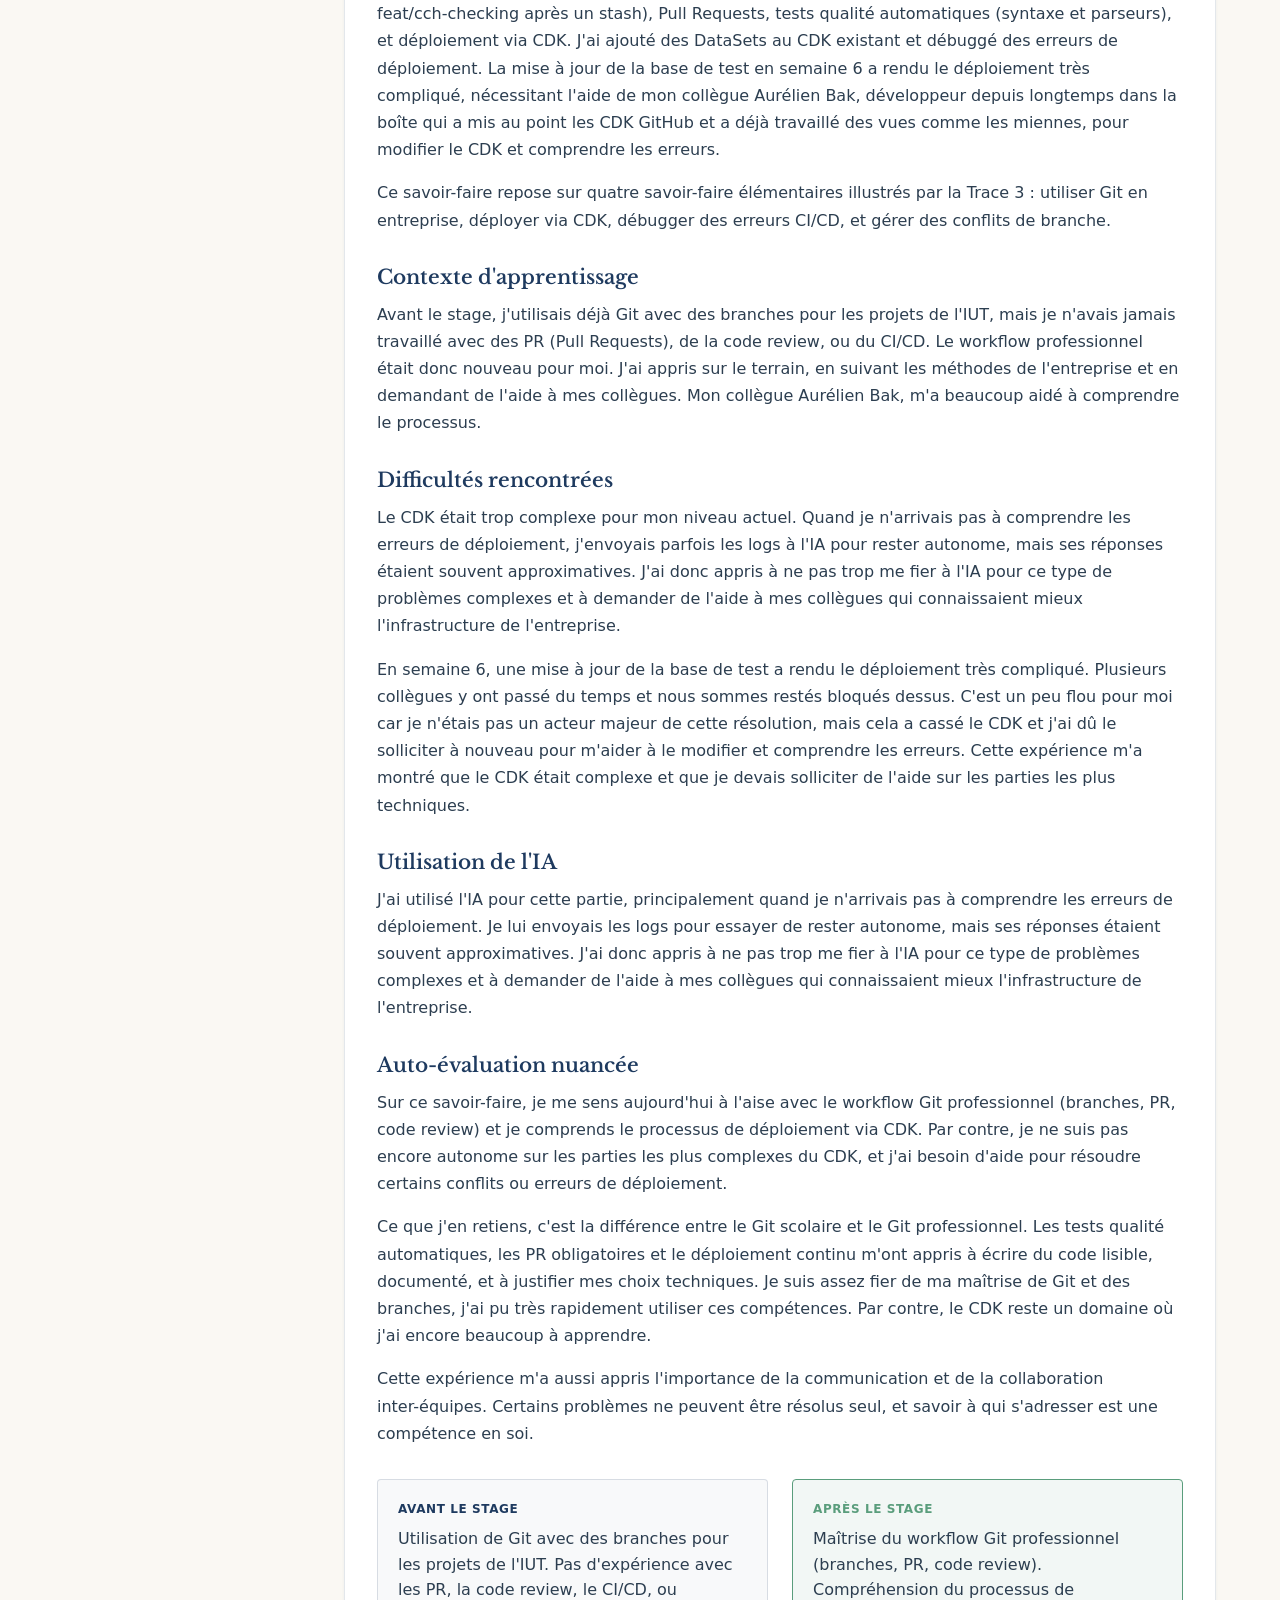
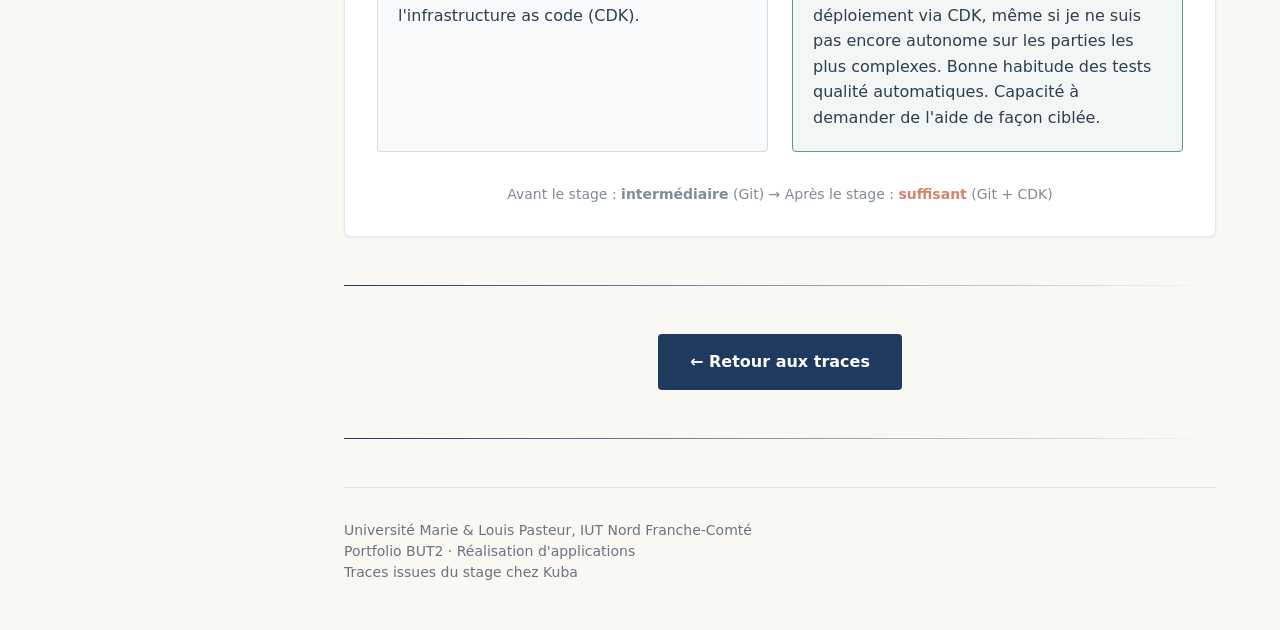
<file: technique-bilan.html>
<!DOCTYPE html>
<html lang="fr">
<head>
  <meta charset="utf-8">
  <meta name="viewport" content="width=device-width, initial-scale=1">
  <title>Bilan technique - Portfolio BUT2 - Julian Pasteur</title>
  <link rel="preconnect" href="https://fonts.googleapis.com">
  <link rel="preconnect" href="https://fonts.gstatic.com" crossorigin>
  <link href="https://fonts.googleapis.com/css2?family=Libre+Baskerville:wght@400;700&family=Source+Sans+3:wght@400;600;700&display=swap" rel="stylesheet">
  <link rel="icon" type="image/jpeg" href="images/favicon.jpg">
  <link rel="stylesheet" href="css/styles.css">
</head>
<body>
  <!-- Sidebar -->
  <aside class="sidebar">
    <div class="sidebar-logo">
      <img src="images/logo-kuba.jpg" alt="Kuba">
      <div class="sidebar-name">Julian Pasteur</div>
      <a href="mailto:julian.pasteur1@gmail.com" class="sidebar-email">julian.pasteur1@gmail.com</a>
    </div>
    
    <nav class="sidebar-nav">
      <ul>
        <li><a href="index.html">Accueil</a></li>
        <li><a href="technique.html" class="active">Technique</a></li>
        <li><a href="suivi.html">Suivi de projet</a></li>
        <li><a href="integration.html">Intégration en entreprise</a></li>
      </ul>
    </nav>
  </aside>

  <!-- Contenu principal -->
  <main class="main-content">
    <span class="section-number">Section 01</span>
    <h1>Bilan technique</h1>
    
    <p style="font-size: 1.125rem; line-height: 1.7; margin-bottom: 2rem;">
      Évaluation réflexive des trois savoir-faire techniques développés lors du stage.
    </p>

    <hr class="divider">

    <!-- Bilan 1 -->
    <section>
      <span class="section-number">Savoir-faire 01</span>
      <h2>Concevoir et déployer un pipeline de données cloud</h2>
      
      <div class="bilan-card">
        <div class="bilan-header">
          <h3 style="margin: 0;">Auto-évaluation</h3>
          <span class="bilan-level">Bon</span>
        </div>

        <h3>Synthèse</h3>
        <p style="line-height: 1.7; margin-bottom: 1rem;">
          J'ai conçu une architecture complète de pipeline de données utilisant les services Amazon Web Services (AWS) (RDS, S3, Redshift, QuickSight). Suite au pivot vers le 0-ETL (sans ETL — Extract, Transform, Load), j'ai adapté cette architecture pour utiliser des vues matérialisées directement sur Redshift, simplifiant considérablement la solution. J'ai aussi utilisé Docker/MinIO pour simuler S3 en local avant d'obtenir les accès AWS, ce qui m'a permis d'avancer rapidement durant la première semaine.
        </p>
        <p style="line-height: 1.7; margin-bottom: 1rem;">
          Ce savoir-faire repose sur quatre savoir-faire élémentaires illustrés par la Trace 1 : analyser un environnement technique, comparer des solutions, schématiser un flux de données, et simuler un environnement cloud en local.
        </p>

        <h3>Contexte d'apprentissage</h3>
        <p style="line-height: 1.7; margin-bottom: 1rem;">
          L'architecture cloud AWS était entièrement nouvelle pour moi. Les cours de base de données à l'IUT m'avaient donné des bases en SQL et en modélisation (MCD — Modèle conceptuel de données), mais l'aspect cloud et les services managés étaient inconnus. J'ai appris principalement lors du stage, en étudiant la documentation AWS, en faisant des essais-erreurs, et en échangeant avec mes collègues. L'IA (intelligence artificielle) m'a aussi aidé à comprendre certains concepts et à écrire le script Python de 1600 lignes, utilisé pour l'achitecture pensée lors de la première semaine.
        </p>

        <h3>Difficultés rencontrées</h3>
        <p style="line-height: 1.7; margin-bottom: 1rem;">
          La principale difficulté a été de comprendre les contraintes de chaque service AWS (coût, performance, maintenance) et de choisir la bonne architecture sans avoir accès à la vraie base de données. Le pivot vers le 0-ETL en semaine 2 a été frustrant car j'avais passé une semaine complète à développer un script Python qui n'était plus utile, mais cette expérience m'a appris à chercher la solution la plus simple plutôt que de commencer sans avoir suffisamment réfléchi à l'architecture.
        </p>

        <h3>Utilisation de l'IA</h3>
        <p style="line-height: 1.7; margin-bottom: 1rem;">
          J'ai utilisé l'IA (OpenCode Go avec Kimi 2.6 et GLM) pour m'aider à écrire le script Python. L'IA ne m'a pas remplacé : je comprenais bien la logique. Elle m'a surtout fait gagner du temps sur la syntaxe, le débuggage et m'a suggéré des approches que je ne connaissais pas (comme MinIO pour simuler S3). C'était un assistant.
        </p>

        <h3>Auto-évaluation nuancée</h3>
        <p style="line-height: 1.7; margin-bottom: 1rem;">
          Sur ce savoir-faire, je me sens aujourd'hui capable de concevoir une architecture de données cloud et de choisir les services adaptés. La Trace 1 en est l'exemple, et le pivot vers le 0-ETL montre que j'ai aussi su remettre en question mon architecture initiale pour une solution plus simple.
        </p>
        <p style="line-height: 1.7; margin-bottom: 1rem;">
          Je tiens toutefois à cadrer cette compétence. Elle est convenable dans le périmètre des services AWS que j'ai utilisés (RDS, S3, Redshift, QuickSight), mais en un peu plus de deux mois, je n'ai pas pu me familiariser parfaitement avec tout ce système que je venais de découvrir. De plus, face à un projet cloud utilisant d'autres providers ou des services que je ne maîtrise pas encore, l'adaptation serait plus difficile. Si je devais refaire ce stage, j'essaierais de moins foncer tête baissée et de m'assurer que l'architecture est la bonne dès le début, plutôt que de développer pendant une semaine avant de pivoter.
        </p>

        <div class="comparison-grid">
          <div class="comparison-card before">
            <div class="comparison-label">Avant le stage</div>
            <p style="line-height: 1.6;">
              Connaissances basiques en bases de données relationnelles (SQL, MCD) acquises en BUT 1 et BUT 2. Aucune expérience avec les services cloud, Docker, ou les architectures distribuées. Python avancé maîtrisé, mais pas appliqué à des projets de données.
            </p>
          </div>
          <div class="comparison-card after">
            <div class="comparison-label">Après le stage</div>
            <p style="line-height: 1.6;">
              Capacité à concevoir une architecture de données cloud complète, à choisir les services adaptés, et à déployer via des outils d'infrastructure as code (CDK). Bonne maîtrise de Redshift et de l'approche 0-ETL. Découverte de Docker et MinIO. Compréhension de l'importance de la simplicité dans les architectures.
            </p>
          </div>
        </div>
        <p class="text-sm text-center text-ink/60 mt-3">
          Avant le stage : <span class="font-semibold">débutant</span> → Après le stage : <span class="font-semibold text-vert">autonome</span> (dans le périmètre AWS)
        </p>
      </div>
    </section>

    <hr class="divider">

    <!-- Bilan 2 -->
    <section>
      <span class="section-number">Savoir-faire 02</span>
      <h2>Écrire et optimiser des requêtes SQL en production</h2>
      
      <div class="bilan-card">
        <div class="bilan-header">
          <h3 style="margin: 0;">Auto-évaluation</h3>
          <span class="bilan-level">Bon</span>
        </div>

        <h3>Synthèse</h3>
        <p style="line-height: 1.7; margin-bottom: 1rem;">
          J'ai transformé les requêtes de détection d'erreurs en vues matérialisées sur Redshift, en respectant les contraintes de performance et les standards de qualité de l'entreprise. J'ai aussi créé une vue complète de zéro en semaine 8 (vue des soldes de comptes bénéficiaires), sans modèle de départ. J'ai dû gérer des problèmes syntaxe spécifique à RedShift, des fonctions mutables non acceptées par le parseur, et une logique métier complexe (reversals, mouvements de fonds).
        </p>
        <p style="line-height: 1.7; margin-bottom: 1rem;">
          Ce savoir-faire repose sur trois savoir-faire élémentaires illustrés par la Trace 2 : écrire / comprendre des requêtes complexes, transformer en vues matérialisées, et respecter des standards de qualité stricts.
        </p>

        <h3>Contexte d'apprentissage</h3>
        <p style="line-height: 1.7; margin-bottom: 1rem;">
          Avant le stage, j'avais un niveau SQL basique (SELECT, JOIN, GROUP BY) acquis en BUT 1 et BUT 2. Les vues matérialisées et les spécificités de Redshift étaient entièrement nouvelles. C'était la première fois que j'avais des vues à créer, j'ai donc eu recours à l'IA pour comprendre la syntaxe, mais aussi aux autres vues existantes de l'entreprise pour m'aider à transformer ces requêtes au début. J'ai appris beaucoup en corrigeant les erreurs des tests qualité et en lisant le code existant.
        </p>

        <h3>Difficultés rencontrées</h3>
        <p style="line-height: 1.7; margin-bottom: 1rem;">
          En semaine 2, j'ai découvert que les requêtes étaient trop grosses pour une utilisation efficace dans mes futures anaylses QuickSight : mon script Python d'origine exportait 63 colonnes différentes dans la  bucket S3. J'ai dû repenser la structure pour la simplifier de 63 à 11 colonnes, en les regroupant par logique métier.
        </p>
        <p style="line-height: 1.7; margin-bottom: 1rem;">
          Les tests de qualité automatiques étaient très stricts et généraient des erreurs difficiles à interpréter. J'ai passé beaucoup de temps à fixer des bugs de déploiement liés à des fonctions mutables comme <code>CURRENT_DATE</code> qui n'étaient pas acceptées par le parseur de Redshift. La compréhension de la logique métier derrière chaque requête a aussi été un défi, notamment pour les <span class="mark mark-orange">reversals</span> (annulations de transactions) et les <span class="mark mark-orange">mouvements de fonds</span> (transferts entre comptes internes).
        </p>

        <h3>Utilisation de l'IA</h3>
        <p style="line-height: 1.7; margin-bottom: 1rem;">
          J'ai utilisé l'IA un peu pour cette partie, principalement au début quand je ne savais pas comment créer des vues matérialisées. L'IA m'a aidé à comprendre la syntaxe et les bonnes pratiques, mais je me suis aussi beaucoup appuyé sur les vues existantes de l'entreprise pour apprendre par l'exemple. L'IA était un complément, pas une béquille.
        </p>

        <h3>Auto-évaluation nuancée</h3>
        <p style="line-height: 1.7; margin-bottom: 1rem;">
          Sur ce savoir-faire, je me sens aujourd'hui assez autonomne : je sais écrire des requêtes SQL complexes pour Redshift, les transformer en vues matérialisées, et les faire passer les tests de qualité automatiques. Seulement dans certains cas précis, je peux avoir besoin d'une aide extérieure pour me débloquer quand je ne trouve pas d'où vient l'erreur de déploiement. La création d'une vue complète de zéro en semaine 8 montre que j'ai tout de même bien intégré la structure des tables et la logique métier.
        </p>
        <p style="line-height: 1.7; margin-bottom: 1rem;">
          Ce que j'en retiens surtout, c'est l'importance de comprendre la logique métier avant de coder. Les requêtes impliquent des concepts complexes qu'il fallait maîtriser pour écrire du code correct. J'ai aussi appris à anticiper les contraintes de mise en production future dès la conception, et à ne pas sous-estimer la différence entre une base de test et une base de production volumineuse.
        </p>
        <p style="line-height: 1.7; margin-bottom: 1rem;">
          Je pensais être plus à l'aise avec SQL avant le stage, mais la réalité de la production m'a montré que j'avais encore beaucoup à apprendre. Par contre, je suis assez fier de ma progression, de mon aptitude à utiliser Git et de ma capacité à créer une vue complexe de zéro en fin de stage.
        </p>

        <div class="comparison-grid">
          <div class="comparison-card before">
            <div class="comparison-label">Avant le stage</div>
            <p style="line-height: 1.6;">
              Maîtrise du SQL de base (SELECT, JOIN, GROUP BY) acquise en BUT 1 et BUT 2. Pas d'expérience avec les bases de données de production volumineuses, les vues matérialisées, ou les spécificités de Redshift.
            </p>
          </div>
          <div class="comparison-card after">
            <div class="comparison-label">Après le stage</div>
            <p style="line-height: 1.6;">
              Capacité à écrire des requêtes SQL complexes pour Redshift et à créer des vues matérialisées et des jeux de données respectant des standards de qualité stricts. Bonne compréhension de la logique métier du domaine bancaire/transport (reversals, mouvements de fonds, soldes).
            </p>
          </div>
        </div>
        <p class="text-sm text-center text-ink/60 mt-3">
          Avant le stage : <span class="font-semibold">débutant</span> → Après le stage : <span class="font-semibold text-vert">quasi-autonome</span>
        </p>
      </div>
    </section>

    <hr class="divider">

    <!-- Bilan 3 -->
    <section>
      <span class="section-number">Savoir-faire 03</span>
      <h2>Versionner et déployer en environnement professionnel</h2>
      
      <div class="bilan-card">
        <div class="bilan-header">
          <h3 style="margin: 0;">Auto-évaluation</h3>
          <span class="bilan-level" style="background: var(--color-orange);">Moyen</span>
        </div>

        <h3>Synthèse</h3>
        <p style="line-height: 1.7; margin-bottom: 1rem;">
          J'ai travaillé avec le workflow Git professionnel de Kuba : branches dédiées (feat/reporting-cch puis feat/cch-checking après un stash), Pull Requests, tests qualité automatiques (syntaxe et parseurs), et déploiement via CDK. J'ai ajouté des DataSets au CDK existant et débuggé des erreurs de déploiement. La mise à jour de la base de test en semaine 6 a rendu le déploiement très compliqué, nécessitant l'aide de mon collègue Aurélien Bak, développeur depuis longtemps dans la boîte qui a mis au point les CDK GitHub et a déjà travaillé des vues comme les miennes, pour modifier le CDK et comprendre les erreurs.
        </p>
        <p style="line-height: 1.7; margin-bottom: 1rem;">
          Ce savoir-faire repose sur quatre savoir-faire élémentaires illustrés par la Trace 3 : utiliser Git en entreprise, déployer via CDK, débugger des erreurs CI/CD, et gérer des conflits de branche.
        </p>

        <h3>Contexte d'apprentissage</h3>
        <p style="line-height: 1.7; margin-bottom: 1rem;">
          Avant le stage, j'utilisais déjà Git avec des branches pour les projets de l'IUT, mais je n'avais jamais travaillé avec des PR (Pull Requests), de la code review, ou du CI/CD. Le workflow professionnel était donc nouveau pour moi. J'ai appris sur le terrain, en suivant les méthodes de l'entreprise et en demandant de l'aide à mes collègues. Mon collègue Aurélien Bak, m'a beaucoup aidé à comprendre le processus.
        </p>

        <h3>Difficultés rencontrées</h3>
        <p style="line-height: 1.7; margin-bottom: 1rem;">
          Le CDK était trop complexe pour mon niveau actuel. Quand je n'arrivais pas à comprendre les erreurs de déploiement, j'envoyais parfois les logs à l'IA pour rester autonome, mais ses réponses étaient souvent approximatives. J'ai donc appris à ne pas trop me fier à l'IA pour ce type de problèmes complexes et à demander de l'aide à mes collègues qui connaissaient mieux l'infrastructure de l'entreprise.
        </p>
        <p style="line-height: 1.7; margin-bottom: 1rem;">
          En semaine 6, une mise à jour de la base de test a rendu le déploiement très compliqué. Plusieurs collègues y ont passé du temps et nous sommes restés bloqués dessus. C'est un peu flou pour moi car je n'étais pas un acteur majeur de cette résolution, mais cela a cassé le CDK et j'ai dû le solliciter à nouveau pour m'aider à le modifier et comprendre les erreurs. Cette expérience m'a montré que le CDK était complexe et que je devais solliciter de l'aide sur les parties les plus techniques.
        </p>

        <h3>Utilisation de l'IA</h3>
        <p style="line-height: 1.7; margin-bottom: 1rem;">
          J'ai utilisé l'IA pour cette partie, principalement quand je n'arrivais pas à comprendre les erreurs de déploiement. Je lui envoyais les logs pour essayer de rester autonome, mais ses réponses étaient souvent approximatives. J'ai donc appris à ne pas trop me fier à l'IA pour ce type de problèmes complexes et à demander de l'aide à mes collègues qui connaissaient mieux l'infrastructure de l'entreprise.
        </p>

        <h3>Auto-évaluation nuancée</h3>
        <p style="line-height: 1.7; margin-bottom: 1rem;">
          Sur ce savoir-faire, je me sens aujourd'hui à l'aise avec le workflow Git professionnel (branches, PR, code review) et je comprends le processus de déploiement via CDK. Par contre, je ne suis pas encore autonome sur les parties les plus complexes du CDK, et j'ai besoin d'aide pour résoudre certains conflits ou erreurs de déploiement.
        </p>
        <p style="line-height: 1.7; margin-bottom: 1rem;">
          Ce que j'en retiens, c'est la différence entre le Git scolaire et le Git professionnel. Les tests qualité automatiques, les PR obligatoires et le déploiement continu m'ont appris à écrire du code lisible, documenté, et à justifier mes choix techniques. Je suis assez fier de ma maîtrise de Git et des branches, j'ai pu très rapidement utiliser ces compétences. Par contre, le CDK reste un domaine où j'ai encore beaucoup à apprendre.
        </p>
        <p style="line-height: 1.7; margin-bottom: 1rem;">
          Cette expérience m'a aussi appris l'importance de la communication et de la collaboration inter-équipes. Certains problèmes ne peuvent être résolus seul, et savoir à qui s'adresser est une compétence en soi.
        </p>

        <div class="comparison-grid">
          <div class="comparison-card before">
            <div class="comparison-label">Avant le stage</div>
            <p style="line-height: 1.6;">
              Utilisation de Git avec des branches pour les projets de l'IUT. Pas d'expérience avec les PR, la code review, le CI/CD, ou l'infrastructure as code (CDK).
            </p>
          </div>
          <div class="comparison-card after">
            <div class="comparison-label">Après le stage</div>
            <p style="line-height: 1.6;">
              Maîtrise du workflow Git professionnel (branches, PR, code review). Compréhension du processus de déploiement via CDK, même si je ne suis pas encore autonome sur les parties les plus complexes. Bonne habitude des tests qualité automatiques. Capacité à demander de l'aide de façon ciblée.
            </p>
          </div>
        </div>
        <p class="text-sm text-center text-ink/60 mt-3">
          Avant le stage : <span class="font-semibold">intermédiaire</span> (Git) → Après le stage : <span class="font-semibold text-orange">suffisant</span> (Git + CDK)
        </p>
      </div>
    </section>

    <hr class="divider">

    <!-- Navigation -->
    <section style="text-align: center; margin: 3rem 0;">
      <a href="technique.html" style="display: inline-block; padding: 1rem 2rem; background: var(--color-violine); color: white; text-decoration: none; border-radius: 4px; font-weight: 600; transition: background 0.2s;">
        ← Retour aux traces
      </a>
    </section>

    <hr class="divider">

    <!-- Footer -->
    <footer style="margin-top: 3rem; padding-top: 2rem; border-top: 1px solid rgba(30, 58, 95, 0.15); font-size: 0.875rem; color: var(--color-ink); opacity: 0.7;">
      <p>Université Marie & Louis Pasteur, IUT Nord Franche-Comté</p>
      <p>Portfolio BUT2 · Réalisation d'applications</p>
      <p>Traces issues du stage chez Kuba</p>
    </footer>
  </main>
</body>
</html>
</file>
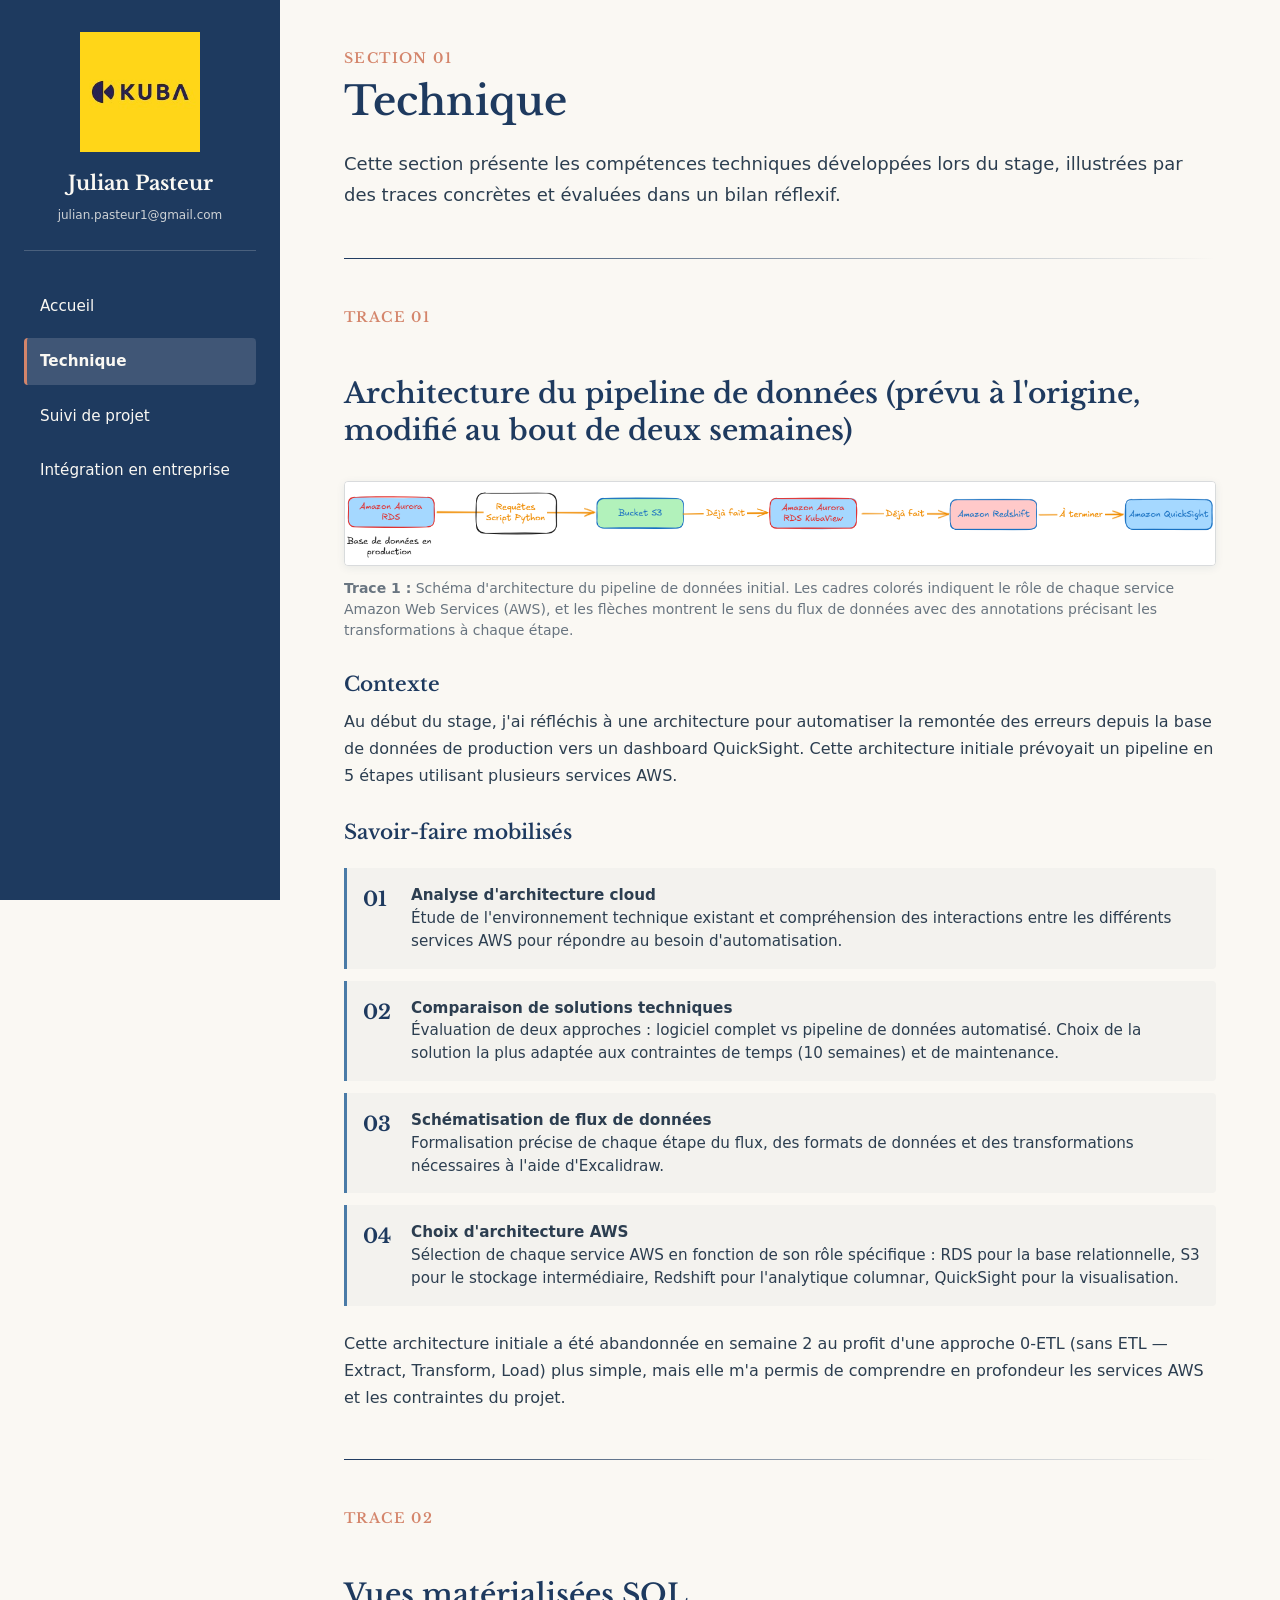
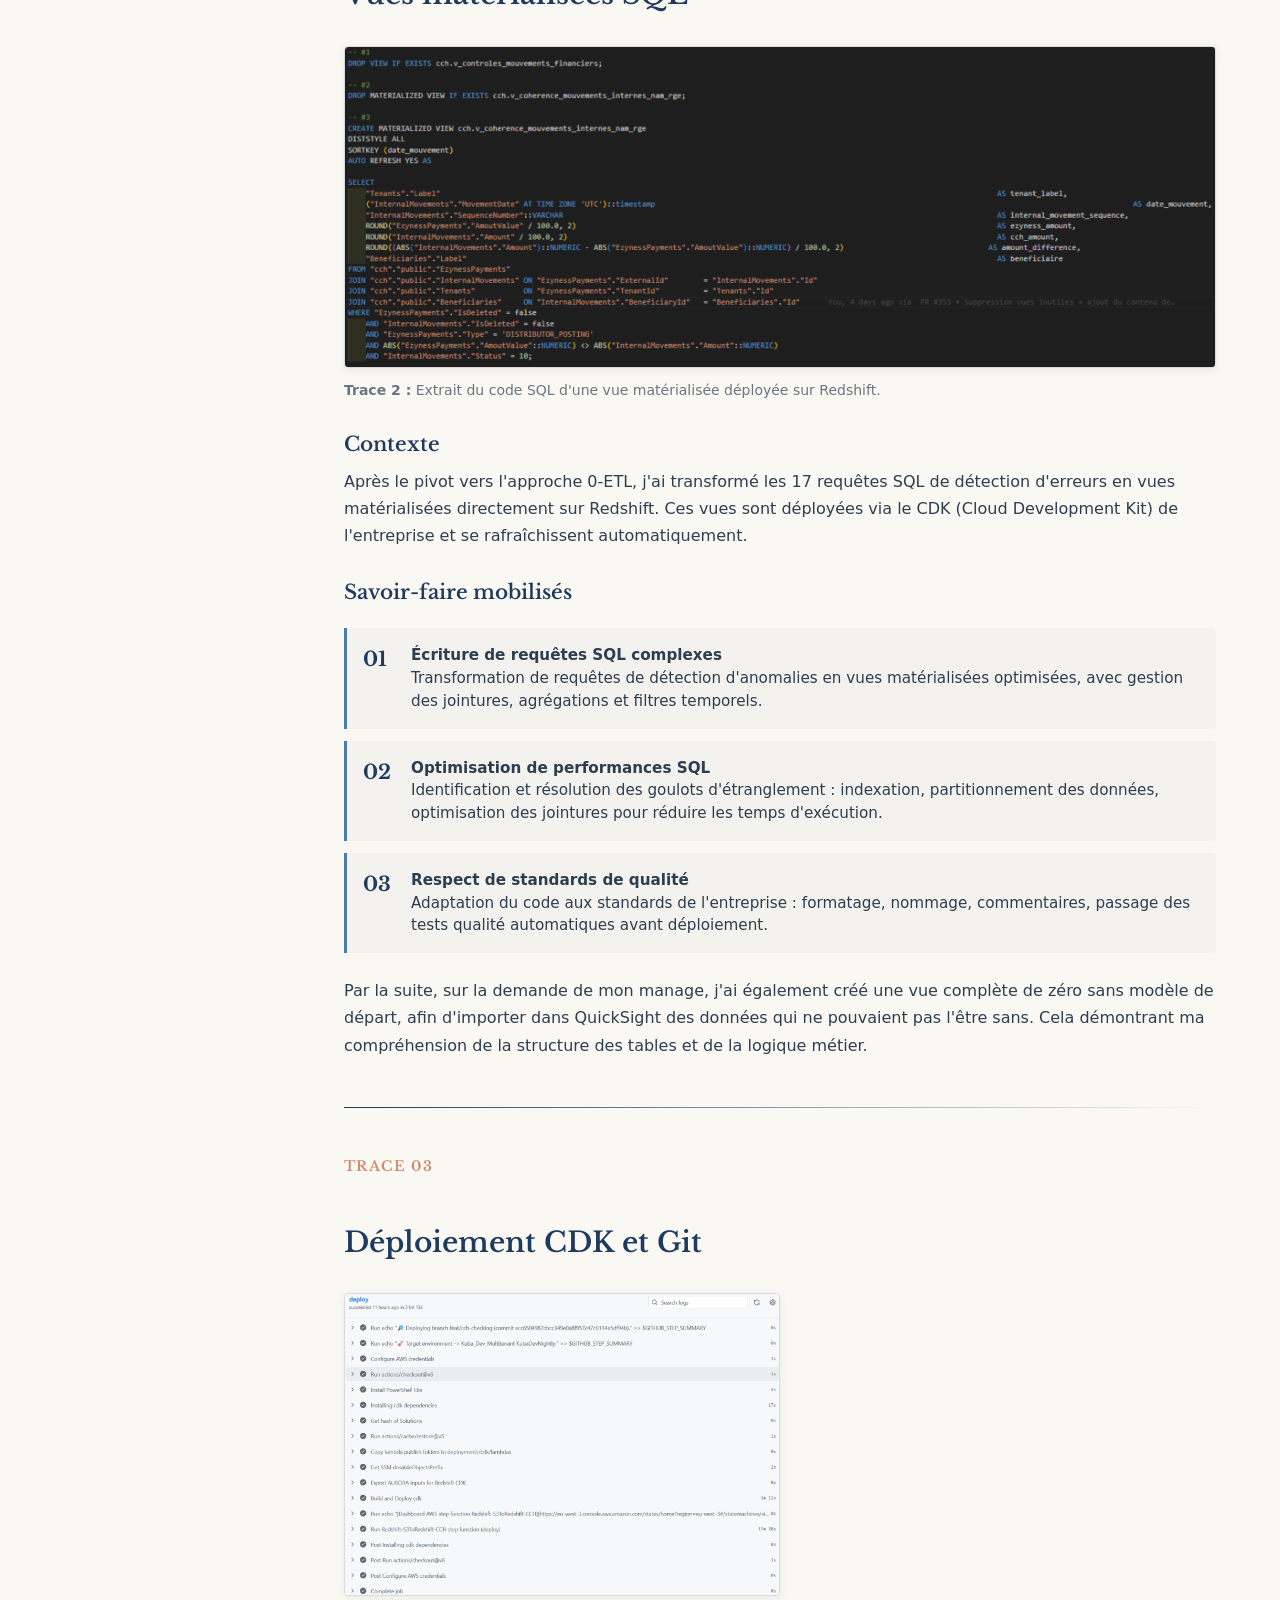
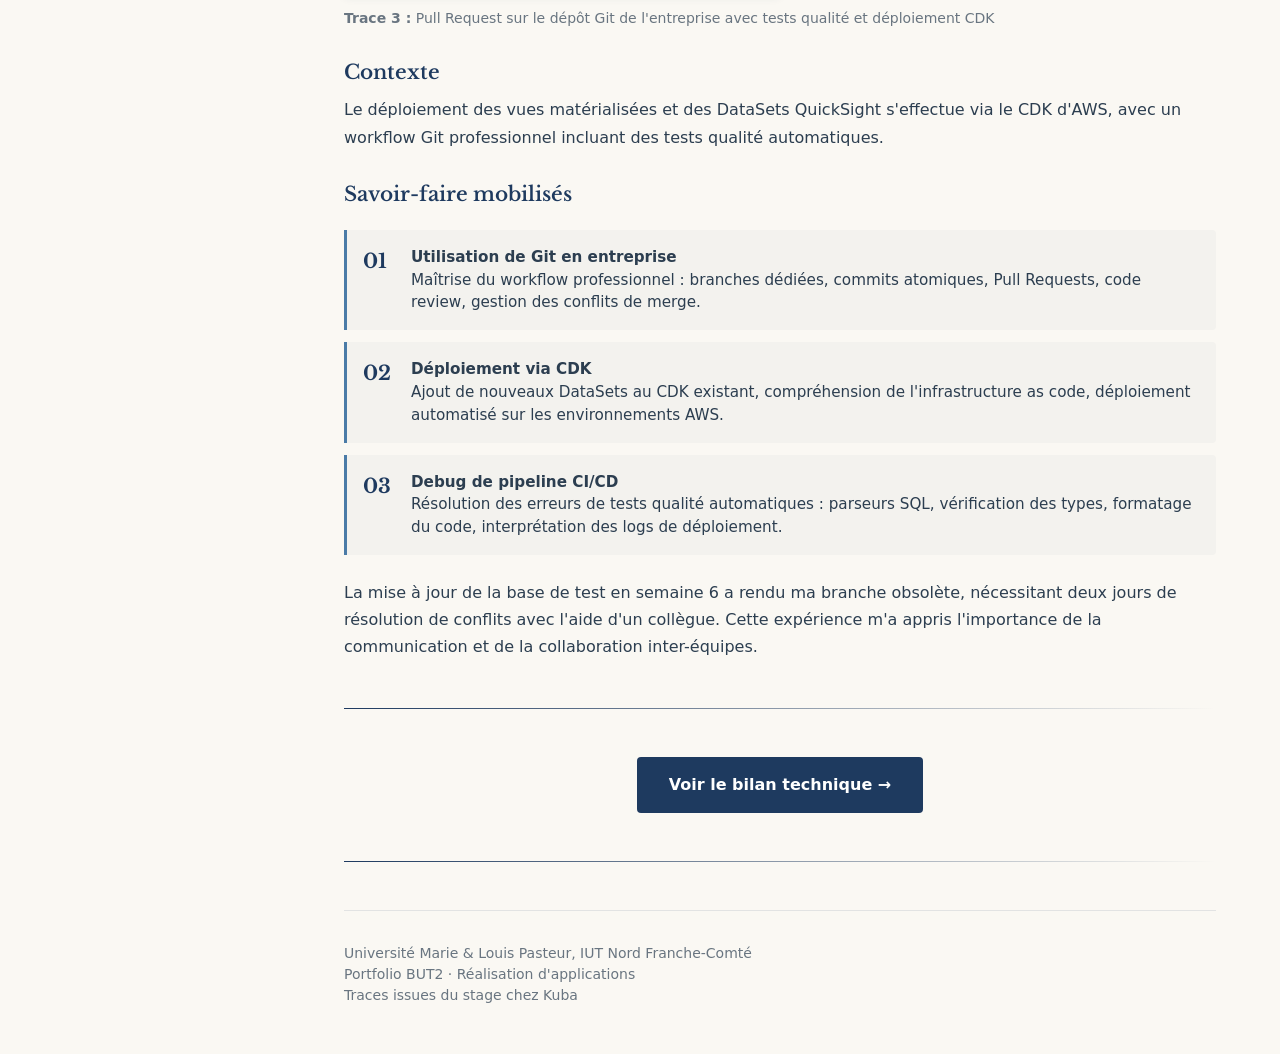
<file: technique.html>
<!DOCTYPE html>
<html lang="fr">
<head>
  <meta charset="utf-8">
  <meta name="viewport" content="width=device-width, initial-scale=1">
  <title>Technique - Portfolio BUT2 - Julian Pasteur</title>
  <link rel="preconnect" href="https://fonts.googleapis.com">
  <link rel="preconnect" href="https://fonts.gstatic.com" crossorigin>
  <link href="https://fonts.googleapis.com/css2?family=Libre+Baskerville:wght@400;700&family=Source+Sans+3:wght@400;600;700&display=swap" rel="stylesheet">
  <link rel="icon" type="image/jpeg" href="images/favicon.jpg">
  <link rel="stylesheet" href="css/styles.css">
</head>
<body>
  <!-- Sidebar -->
  <aside class="sidebar">
    <div class="sidebar-logo">
      <img src="images/logo-kuba.jpg" alt="Kuba">
      <div class="sidebar-name">Julian Pasteur</div>
      <a href="mailto:julian.pasteur1@gmail.com" class="sidebar-email">julian.pasteur1@gmail.com</a>
    </div>
    
    <nav class="sidebar-nav">
      <ul>
        <li><a href="index.html">Accueil</a></li>
        <li><a href="technique.html" class="active">Technique</a></li>
        <li><a href="suivi.html">Suivi de projet</a></li>
        <li><a href="integration.html">Intégration en entreprise</a></li>
      </ul>
    </nav>
  </aside>

  <!-- Contenu principal -->
  <main class="main-content">
    <span class="section-number">Section 01</span>
    <h1>Technique</h1>
    
    <p style="font-size: 1.125rem; line-height: 1.7; margin-bottom: 2rem;">
      Cette section présente les compétences techniques développées lors du stage, illustrées par des traces 
      concrètes et évaluées dans un bilan réflexif.
    </p>

    <hr class="divider">

    <!-- Trace 1 -->
    <section>
      <span class="section-number">Trace 01</span>
      <h2>Architecture du pipeline de données (prévu à l'origine, modifié au bout de deux semaines)</h2>
      
      <div class="trace">
        <img src="images/traces/trace1-architecture.png" alt="Schéma d'architecture du pipeline de données" class="full-width">
        <p class="trace-caption">
          <strong>Trace 1 :</strong> Schéma d'architecture du pipeline de données initial. Les cadres colorés indiquent le rôle de chaque service Amazon Web Services (AWS), et les flèches montrent le sens du flux de données avec des annotations précisant les transformations à chaque étape.
        </p>
      </div>

      <h3>Contexte</h3>
      <p style="line-height: 1.7; margin-bottom: 1rem;">
        Au début du stage, j'ai réfléchis à une architecture pour automatiser la remontée des erreurs 
        depuis la base de données de production vers un dashboard QuickSight. Cette architecture initiale 
        prévoyait un pipeline en 5 étapes utilisant plusieurs services AWS.
      </p>

      <h3>Savoir-faire mobilisés</h3>
      <div class="skill-list">
        <div class="skill-item">
          <div class="skill-number">01</div>
          <div class="skill-text">
            <strong>Analyse d'architecture cloud</strong><br>
            Étude de l'environnement technique existant et compréhension des interactions entre les différents 
            services AWS pour répondre au besoin d'automatisation.
          </div>
        </div>
        <div class="skill-item">
          <div class="skill-number">02</div>
          <div class="skill-text">
            <strong>Comparaison de solutions techniques</strong><br>
            Évaluation de deux approches : logiciel complet vs pipeline de données automatisé. Choix de la 
            solution la plus adaptée aux contraintes de temps (10 semaines) et de maintenance.
          </div>
        </div>
        <div class="skill-item">
          <div class="skill-number">03</div>
          <div class="skill-text">
            <strong>Schématisation de flux de données</strong><br>
            Formalisation précise de chaque étape du flux, des formats de données et des transformations 
            nécessaires à l'aide d'Excalidraw.
          </div>
        </div>
        <div class="skill-item">
          <div class="skill-number">04</div>
          <div class="skill-text">
            <strong>Choix d'architecture AWS</strong><br>
            Sélection de chaque service AWS en fonction de son rôle spécifique : RDS pour la base relationnelle, 
            S3 pour le stockage intermédiaire, Redshift pour l'analytique columnar, QuickSight pour la visualisation.
          </div>
        </div>
      </div>

      <h4 style="line-height: 1.7; margin-top: 1.5rem;">
        Cette architecture initiale a été abandonnée en semaine 2 au profit d'une approche 0-ETL (sans ETL — Extract, Transform, Load) plus simple, 
        mais elle m'a permis de comprendre en profondeur les services AWS et les contraintes du projet.
      </h4>
    </section>

    <hr class="divider">

    <!-- Trace 2 -->
    <section>
      <span class="section-number">Trace 02</span>
      <h2>Vues matérialisées SQL</h2>
      
      <div class="trace">
        <img src="images/traces/trace2-sql.png" alt="Code SQL d'une vue matérialisée" class="full-width">
        <p class="trace-caption">
          <strong>Trace 2 :</strong> Extrait du code SQL d'une vue matérialisée déployée sur Redshift.
        </p>
      </div>

      <h3>Contexte</h3>
      <p style="line-height: 1.7; margin-bottom: 1rem;">
        Après le pivot vers l'approche 0-ETL, j'ai transformé les 17 requêtes SQL de détection d'erreurs 
        en vues matérialisées directement sur Redshift. Ces vues sont déployées via le CDK (Cloud Development Kit) de l'entreprise 
        et se rafraîchissent automatiquement.
      </p>

      <h3>Savoir-faire mobilisés</h3>
      <div class="skill-list">
        <div class="skill-item">
          <div class="skill-number">01</div>
          <div class="skill-text">
            <strong>Écriture de requêtes SQL complexes</strong><br>
            Transformation de requêtes de détection d'anomalies en vues matérialisées optimisées, avec gestion 
            des jointures, agrégations et filtres temporels.
          </div>
        </div>
        <div class="skill-item">
          <div class="skill-number">02</div>
          <div class="skill-text">
            <strong>Optimisation de performances SQL</strong><br>
            Identification et résolution des goulots d'étranglement : indexation, partitionnement des données, 
            optimisation des jointures pour réduire les temps d'exécution.
          </div>
        </div>
        <div class="skill-item">
          <div class="skill-number">03</div>
          <div class="skill-text">
            <strong>Respect de standards de qualité</strong><br>
            Adaptation du code aux standards de l'entreprise : formatage, nommage, commentaires, passage des 
            tests qualité automatiques avant déploiement.
          </div>
        </div>
      </div>

      <p style="line-height: 1.7; margin-top: 1.5rem;">
        Par la suite, sur la demande de mon manage, j'ai également créé une vue complète de zéro sans modèle de départ, afin d'importer dans QuickSight des données qui ne pouvaient pas l'être sans. Cela démontrant ma 
        compréhension de la structure des tables et de la logique métier.
      </p>
    </section>

    <hr class="divider">

    <!-- Trace 3 -->
    <section>
      <span class="section-number">Trace 03</span>
      <h2>Déploiement CDK et Git</h2>
      
      <div class="trace">
        <img src="images/traces/trace3-git.png" alt="Interface Git avec Pull Request">
        <p class="trace-caption">
          <strong>Trace 3 :</strong> Pull Request sur le dépôt Git de l'entreprise avec tests qualité et déploiement CDK
        </p>
      </div>

      <h3>Contexte</h3>
      <p style="line-height: 1.7; margin-bottom: 1rem;">
        Le déploiement des vues matérialisées et des DataSets QuickSight s'effectue via le CDK 
        d'AWS, avec un workflow Git professionnel incluant des tests qualité automatiques.
      </p>

      <h3>Savoir-faire mobilisés</h3>
      <div class="skill-list">
        <div class="skill-item">
          <div class="skill-number">01</div>
          <div class="skill-text">
            <strong>Utilisation de Git en entreprise</strong><br>
            Maîtrise du workflow professionnel : branches dédiées, commits atomiques, Pull Requests, code review, 
            gestion des conflits de merge.
          </div>
        </div>
        <div class="skill-item">
          <div class="skill-number">02</div>
          <div class="skill-text">
            <strong>Déploiement via CDK</strong><br>
            Ajout de nouveaux DataSets au CDK existant, compréhension de l'infrastructure as code, déploiement 
            automatisé sur les environnements AWS.
          </div>
        </div>
        <div class="skill-item">
          <div class="skill-number">03</div>
          <div class="skill-text">
            <strong>Debug de pipeline CI/CD</strong><br>
            Résolution des erreurs de tests qualité automatiques : parseurs SQL, vérification des types, 
            formatage du code, interprétation des logs de déploiement.
          </div>
        </div>
      </div>

      <p style="line-height: 1.7; margin-top: 1.5rem;">
        La mise à jour de la base de test en semaine 6 a rendu ma branche obsolète, nécessitant deux jours 
        de résolution de conflits avec l'aide d'un collègue. Cette expérience m'a appris l'importance de la 
        communication et de la collaboration inter-équipes.
      </p>
    </section>

    <hr class="divider">

    <!-- Lien vers bilan -->
    <section style="text-align: center; margin: 3rem 0;">
      <a href="technique-bilan.html" style="display: inline-block; padding: 1rem 2rem; background: var(--color-violine); color: white; text-decoration: none; border-radius: 4px; font-weight: 600; transition: background 0.2s;">
        Voir le bilan technique →
      </a>
    </section>

    <hr class="divider">

    <!-- Footer -->
    <footer style="margin-top: 3rem; padding-top: 2rem; border-top: 1px solid rgba(30, 58, 95, 0.15); font-size: 0.875rem; color: var(--color-ink); opacity: 0.7;">
      <p>Université Marie & Louis Pasteur, IUT Nord Franche-Comté</p>
      <p>Portfolio BUT2 · Réalisation d'applications</p>
      <p>Traces issues du stage chez Kuba</p>
    </footer>
  </main>
</body>
</html>
</file>
<file: css/styles.css>
/*! tailwindcss v4.3.0 | MIT License | https://tailwindcss.com */
@layer properties{
  @supports (((-webkit-hyphens:none)) and (not (margin-trim:inline))) or ((-moz-orient:inline) and (not (color:rgb(from red r g b)))){
    *,:before,:after,::backdrop{
      --tw-rotate-x:initial;--tw-rotate-y:initial;--tw-rotate-z:initial;--tw-skew-x:initial;--tw-skew-y:initial;--tw-space-y-reverse:0;--tw-border-style:solid;--tw-leading:initial;--tw-font-weight:initial;--tw-tracking:initial;--tw-shadow:0 0 #0000;--tw-shadow-color:initial;--tw-shadow-alpha:100%;--tw-inset-shadow:0 0 #0000;--tw-inset-shadow-color:initial;--tw-inset-shadow-alpha:100%;--tw-ring-color:initial;--tw-ring-shadow:0 0 #0000;--tw-inset-ring-color:initial;--tw-inset-ring-shadow:0 0 #0000;--tw-ring-inset:initial;--tw-ring-offset-width:0px;--tw-ring-offset-color:#fff;--tw-ring-offset-shadow:0 0 #0000;--tw-backdrop-blur:initial;--tw-backdrop-brightness:initial;--tw-backdrop-contrast:initial;--tw-backdrop-grayscale:initial;--tw-backdrop-hue-rotate:initial;--tw-backdrop-invert:initial;--tw-backdrop-opacity:initial;--tw-backdrop-saturate:initial;--tw-backdrop-sepia:initial
    }
  }
}
@layer theme{
  :root,:host{
    --font-sans:ui-sans-serif, system-ui, sans-serif, "Apple Color Emoji", "Segoe UI Emoji", "Segoe UI Symbol", "Noto Color Emoji";
    --font-mono:ui-monospace, SFMono-Regular, Menlo, Monaco, Consolas, "Liberation Mono", "Courier New", monospace;
    --color-black:#000;
    --color-white:#fff;
    --spacing:.25rem;
    --container-md:28rem;
    --container-2xl:42rem;
    --container-3xl:48rem;
    --container-5xl:64rem;
    --text-xs:.75rem;
    --text-xs--line-height:calc(1 / .75);
    --text-sm:.875rem;
    --text-sm--line-height:calc(1.25 / .875);
    --text-base:1rem;
    --text-base--line-height: 1.5 ;
    --text-lg:1.125rem;
    --text-lg--line-height:calc(1.75 / 1.125);
    --text-xl:1.25rem;
    --text-xl--line-height:calc(1.75 / 1.25);
    --text-2xl:1.5rem;
    --text-2xl--line-height:calc(2 / 1.5);
    --text-3xl:1.875rem;
    --text-3xl--line-height: 1.2 ;
    --text-4xl:2.25rem;
    --text-4xl--line-height:calc(2.5 / 2.25);
    --font-weight-semibold:600;
    --tracking-wide:.025em;
    --leading-tight:1.25;
    --leading-relaxed:1.625;
    --radius-md:.25rem;
    --radius-lg:.375rem;
    --radius-xl:.5rem;
    --default-transition-duration:.15s;
    --default-transition-timing-function:cubic-bezier(.4, 0, .2, 1);
    --default-font-family:var(--font-sans);
    --default-mono-font-family:var(--font-mono);
    --color-violine:#1e3a5f;
    --color-vert:#5a9d7c;
    --color-orange:#d4856b;
    --color-bleu:#4a7ba7;
    --color-marron:#8b7355;
    --color-paper:#faf8f3;
    --color-paper-2:#f0ede4;
    --color-ink:#2c3e50;
    --font-title:"Libre Baskerville", Georgia, serif;
    --font-body:"Source Sans Pro", system-ui, -apple-system, sans-serif
  }
}
@layer base{
  *,:after,:before,::backdrop{box-sizing:border-box;border:0 solid;margin:0;padding:0}
  ::file-selector-button{box-sizing:border-box;border:0 solid;margin:0;padding:0}
  html,:host{-webkit-text-size-adjust:100%;tab-size:4;line-height:1.5;font-family:var(--default-font-family,ui-sans-serif, system-ui, sans-serif, "Apple Color Emoji", "Segoe UI Emoji", "Segoe UI Symbol", "Noto Color Emoji");font-feature-settings:var(--default-font-feature-settings,normal);font-variation-settings:var(--default-font-variation-settings,normal);-webkit-tap-highlight-color:transparent}
  hr{height:0;color:inherit;border-top-width:1px}
  abbr:where([title]){-webkit-text-decoration:underline dotted;text-decoration:underline dotted}
  h1,h2,h3,h4,h5,h6{font-size:inherit;font-weight:inherit}
  a{color:inherit;-webkit-text-decoration:inherit;text-decoration:inherit}
  b,strong{font-weight:bolder}
  code,kbd,samp,pre{font-family:var(--default-mono-font-family,ui-monospace, SFMono-Regular, Menlo, Monaco, Consolas, "Liberation Mono", "Courier New", monospace);font-feature-settings:var(--default-mono-font-feature-settings,normal);font-variation-settings:var(--default-font-variation-settings,normal);font-size:1em}
  small{font-size:80%}
  sub,sup{vertical-align:baseline;font-size:75%;line-height:0;position:relative}
  sub{bottom:-.25em}
  sup{top:-.5em}
  table{text-indent:0;border-color:inherit;border-collapse:collapse}
  :-moz-focusring{outline:auto}
  progress{vertical-align:baseline}
  summary{display:list-item}
  ol,ul,menu{list-style:none}
  img,svg,video,canvas,audio,iframe,embed,object{vertical-align:middle;display:block}
  img,video{max-width:100%;height:auto}
  button,input,select,optgroup,textarea{font:inherit;font-feature-settings:inherit;font-variation-settings:inherit;letter-spacing:inherit;color:inherit;opacity:1;background-color:#0000;border-radius:0}
  ::file-selector-button{font:inherit;font-feature-settings:inherit;font-variation-settings:inherit;letter-spacing:inherit;color:inherit;opacity:1;background-color:#0000;border-radius:0}
  :where(select:is([multiple],[size])) optgroup{font-weight:bolder}
  :where(select:is([multiple],[size])) optgroup option{padding-inline-start:20px}
  ::file-selector-button{margin-inline-end:4px}
  ::placeholder{opacity:1}
  @supports (not ((-webkit-appearance:-apple-pay-button))) or (contain-intrinsic-size:1px){
    ::placeholder{color:currentColor}
    @supports (color:color-mix(in lab,red,red)){
      ::placeholder{color:color-mix(in oklab,currentcolor 50%,transparent)}
    }
  }
  textarea{resize:vertical}
  ::-webkit-search-decoration{-webkit-appearance:none}
  ::-webkit-date-and-time-value{min-height:1lh;text-align:inherit}
  ::-webkit-datetime-edit{display:inline-flex}
  ::-webkit-datetime-edit-fields-wrapper{padding:0}
  ::-webkit-datetime-edit{padding-block:0}
  ::-webkit-datetime-edit-year-field{padding-block:0}
  ::-webkit-datetime-edit-month-field{padding-block:0}
  ::-webkit-datetime-edit-day-field{padding-block:0}
  ::-webkit-datetime-edit-hour-field{padding-block:0}
  ::-webkit-datetime-edit-minute-field{padding-block:0}
  ::-webkit-datetime-edit-second-field{padding-block:0}
  ::-webkit-datetime-edit-millisecond-field{padding-block:0}
  ::-webkit-datetime-edit-meridiem-field{padding-block:0}
  ::-webkit-calendar-picker-indicator{line-height:1}
  :-moz-ui-invalid{box-shadow:none}
  button,input:where([type=button],[type=reset],[type=submit]){appearance:button}
  ::file-selector-button{appearance:button}
  ::-webkit-inner-spin-button{height:auto}
  ::-webkit-outer-spin-button{height:auto}
  [hidden]:where(:not([hidden=until-found])){display:none!important}
  html{background:var(--color-paper);color:var(--color-ink);font-family:var(--font-body)}
  h1,h2,h3{font-family:var(--font-title);color:var(--color-violine);font-weight:600;line-height:1.15}
  code{background:#efe9df;border-radius:.25rem;padding:.05em .35em;font-family:ui-monospace,SFMono-Regular,Menlo,monospace;font-size:.9em}
}
@layer components;
@layer utilities{
  .fixed{position:fixed}
  .sticky{position:sticky}
  .top-0{top:calc(var(--spacing) * 0)}
  .top-4{top:calc(var(--spacing) * 4)}
  .right-4{right:calc(var(--spacing) * 4)}
  .z-10{z-index:10}
  .z-20{z-index:20}
  .m-0{margin:calc(var(--spacing) * 0)}
  .mx-auto{margin-inline:auto}
  .mt-2{margin-top:calc(var(--spacing) * 2)}
  .mt-3{margin-top:calc(var(--spacing) * 3)}
  .mt-4{margin-top:calc(var(--spacing) * 4)}
  .mt-8{margin-top:calc(var(--spacing) * 8)}
  .mt-10{margin-top:calc(var(--spacing) * 10)}
  .-mb-px{margin-bottom:-1px}
  .mb-2{margin-bottom:calc(var(--spacing) * 2)}
  .mb-3{margin-bottom:calc(var(--spacing) * 3)}
  .mb-5{margin-bottom:calc(var(--spacing) * 5)}
  .mb-6{margin-bottom:calc(var(--spacing) * 6)}
  .block{display:block}
  .flex{display:flex}
  .grid{display:grid}
  .inline-block{display:inline-block}
  .aspect-\[4\/3\]{aspect-ratio:4/3}
  .h-10{height:calc(var(--spacing) * 10)}
  .h-11{height:calc(var(--spacing) * 11)}
  .h-dvh{height:100dvh}
  .max-h-none{max-height:none}
  .min-h-full{min-height:100%}
  .min-h-screen{min-height:100vh}
  .w-10{width:calc(var(--spacing) * 10)}
  .w-auto{width:auto}
  .w-full{width:100%}
  .w-screen{width:100vw}
  .max-w-2xl{max-width:var(--container-2xl)}
  .max-w-3xl{max-width:var(--container-3xl)}
  .max-w-5xl{max-width:var(--container-5xl)}
  .max-w-md{max-width:var(--container-md)}
  .max-w-none{max-width:none}
  .min-w-0{min-width:calc(var(--spacing) * 0)}
  .flex-1{flex:1}
  .shrink-0{flex-shrink:0}
  .transform{transform:var(--tw-rotate-x,) var(--tw-rotate-y,) var(--tw-rotate-z,) var(--tw-skew-x,) var(--tw-skew-y,)}
  .cursor-not-allowed{cursor:not-allowed}
  .cursor-zoom-in{cursor:zoom-in}
  .list-disc{list-style-type:disc}
  .flex-col{flex-direction:column}
  .flex-wrap{flex-wrap:wrap}
  .place-items-center{place-items:center}
  .items-center{align-items:center}
  .items-start{align-items:flex-start}
  .justify-between{justify-content:space-between}
  .gap-1{gap:calc(var(--spacing) * 1)}
  .gap-2{gap:calc(var(--spacing) * 2)}
  .gap-3{gap:calc(var(--spacing) * 3)}
  .gap-4{gap:calc(var(--spacing) * 4)}
  .gap-5{gap:calc(var(--spacing) * 5)}
  .gap-6{gap:calc(var(--spacing) * 6)}
  :where(.space-y-1\.5>:not(:last-child)){--tw-space-y-reverse:0;margin-block-start:calc(calc(var(--spacing) * 1.5) * var(--tw-space-y-reverse));margin-block-end:calc(calc(var(--spacing) * 1.5) * calc(1 - var(--tw-space-y-reverse)))}
  :where(.space-y-2>:not(:last-child)){--tw-space-y-reverse:0;margin-block-start:calc(calc(var(--spacing) * 2) * var(--tw-space-y-reverse));margin-block-end:calc(calc(var(--spacing) * 2) * calc(1 - var(--tw-space-y-reverse)))}
  :where(.space-y-3>:not(:last-child)){--tw-space-y-reverse:0;margin-block-start:calc(calc(var(--spacing) * 3) * var(--tw-space-y-reverse));margin-block-end:calc(calc(var(--spacing) * 3) * calc(1 - var(--tw-space-y-reverse)))}
  :where(.space-y-4>:not(:last-child)){--tw-space-y-reverse:0;margin-block-start:calc(calc(var(--spacing) * 4) * var(--tw-space-y-reverse));margin-block-end:calc(calc(var(--spacing) * 4) * calc(1 - var(--tw-space-y-reverse)))}
  :where(.space-y-5>:not(:last-child)){--tw-space-y-reverse:0;margin-block-start:calc(calc(var(--spacing) * 5) * var(--tw-space-y-reverse));margin-block-end:calc(calc(var(--spacing) * 5) * calc(1 - var(--tw-space-y-reverse)))}
  :where(.space-y-6>:not(:last-child)){--tw-space-y-reverse:0;margin-block-start:calc(calc(var(--spacing) * 6) * var(--tw-space-y-reverse));margin-block-end:calc(calc(var(--spacing) * 6) * calc(1 - var(--tw-space-y-reverse)))}
  .overflow-auto{overflow:auto}
  .overflow-hidden{overflow:hidden}
  .rounded-full{border-radius:3.40282e38px}
  .rounded-lg{border-radius:var(--radius-lg)}
  .rounded-md{border-radius:var(--radius-md)}
  .rounded-xl{border-radius:var(--radius-xl)}
  .rounded-t-md{border-top-left-radius:var(--radius-md);border-top-right-radius:var(--radius-md)}
  .border{border-style:var(--tw-border-style);border-width:1px}
  .border-0{border-style:var(--tw-border-style);border-width:0}
  .border-2{border-style:var(--tw-border-style);border-width:2px}
  .border-t{border-top-style:var(--tw-border-style);border-top-width:1px}
  .border-b{border-bottom-style:var(--tw-border-style);border-bottom-width:1px}
  .border-b-2{border-bottom-style:var(--tw-border-style);border-bottom-width:2px}
  .border-dashed{--tw-border-style:dashed;border-style:dashed}
  .border-orange{border-color:var(--color-orange)}
  .border-transparent{border-color:#0000}
  .border-violine{border-color:var(--color-violine)}
  .border-violine\/15{border-color:#3d1d5326}
  @supports (color:color-mix(in lab,red,red)){.border-violine\/15{border-color:color-mix(in oklab,var(--color-violine) 15%,transparent)}}
  .border-violine\/20{border-color:#3d1d5333}
  @supports (color:color-mix(in lab,red,red)){.border-violine\/20{border-color:color-mix(in oklab,var(--color-violine) 20%,transparent)}}
  .border-violine\/25{border-color:#3d1d5340}
  @supports (color:color-mix(in lab,red,red)){.border-violine\/25{border-color:color-mix(in oklab,var(--color-violine) 25%,transparent)}}
  .border-violine\/30{border-color:#3d1d534d}
  @supports (color:color-mix(in lab,red,red)){.border-violine\/30{border-color:color-mix(in oklab,var(--color-violine) 30%,transparent)}}
  .bg-orange\/15{background-color:#ffbe6c26}
  @supports (color:color-mix(in lab,red,red)){.bg-orange\/15{background-color:color-mix(in oklab,var(--color-orange) 15%,transparent)}}
  .bg-paper{background-color:var(--color-paper)}
  .bg-paper-2{background-color:var(--color-paper-2)}
  .bg-paper\/95{background-color:#f7f4eef2}
  @supports (color:color-mix(in lab,red,red)){.bg-paper\/95{background-color:color-mix(in oklab,var(--color-paper) 95%,transparent)}}
  .bg-transparent{background-color:#0000}
  .bg-violine{background-color:var(--color-violine)}
  .bg-white\/50{background-color:#ffffff80}
  @supports (color:color-mix(in lab,red,red)){.bg-white\/50{background-color:color-mix(in oklab,var(--color-white) 50%,transparent)}}
  .bg-white\/60{background-color:#fff9}
  @supports (color:color-mix(in lab,red,red)){.bg-white\/60{background-color:color-mix(in oklab,var(--color-white) 60%,transparent)}}
  .bg-white\/90{background-color:#ffffffe6}
  @supports (color:color-mix(in lab,red,red)){.bg-white\/90{background-color:color-mix(in oklab,var(--color-white) 90%,transparent)}}
  .p-0{padding:calc(var(--spacing) * 0)}
  .p-4{padding:calc(var(--spacing) * 4)}
  .p-5{padding:calc(var(--spacing) * 5)}
  .px-3{padding-inline:calc(var(--spacing) * 3)}
  .px-5{padding-inline:calc(var(--spacing) * 5)}
  .py-1\.5{padding-block:calc(var(--spacing) * 1.5)}
  .py-2{padding-block:calc(var(--spacing) * 2)}
  .py-3{padding-block:calc(var(--spacing) * 3)}
  .py-6{padding-block:calc(var(--spacing) * 6)}
  .py-8{padding-block:calc(var(--spacing) * 8)}
  .pb-5{padding-bottom:calc(var(--spacing) * 5)}
  .pl-5{padding-left:calc(var(--spacing) * 5)}
  .text-center{text-align:center}
  .text-right{text-align:right}
  .font-title{font-family:var(--font-title)}
  .text-2xl{font-size:var(--text-2xl);line-height:var(--tw-leading,var(--text-2xl--line-height))}
  .text-3xl{font-size:var(--text-3xl);line-height:var(--tw-leading,var(--text-3xl--line-height))}
  .text-base{font-size:var(--text-base);line-height:var(--tw-leading,var(--text-base--line-height))}
  .text-lg{font-size:var(--text-lg);line-height:var(--tw-leading,var(--text-lg--line-height))}
  .text-sm{font-size:var(--text-sm);line-height:var(--tw-leading,var(--text-sm--line-height))}
  .text-xl{font-size:var(--text-xl);line-height:var(--tw-leading,var(--text-xl--line-height))}
  .text-xs{font-size:var(--text-xs);line-height:var(--tw-leading,var(--text-xs--line-height))}
  .text-\[15px\]{font-size:15px}
  .leading-none{--tw-leading:1;line-height:1}
  .leading-relaxed{--tw-leading:var(--leading-relaxed);line-height:var(--leading-relaxed)}
  .leading-tight{--tw-leading:var(--leading-tight);line-height:var(--leading-tight)}
  .font-semibold{--tw-font-weight:var(--font-weight-semibold);font-weight:var(--font-weight-semibold)}
  .tracking-wide{--tw-tracking:var(--tracking-wide);letter-spacing:var(--tracking-wide)}
  .text-bleu{color:var(--color-bleu)}
  .text-ink\/35{color:#1f183059}
  @supports (color:color-mix(in lab,red,red)){.text-ink\/35{color:color-mix(in oklab,var(--color-ink) 35%,transparent)}}
  .text-ink\/50{color:#1f183080}
  @supports (color:color-mix(in lab,red,red)){.text-ink\/50{color:color-mix(in oklab,var(--color-ink) 50%,transparent)}}
  .text-ink\/60{color:#1f183099}
  @supports (color:color-mix(in lab,red,red)){.text-ink\/60{color:color-mix(in oklab,var(--color-ink) 60%,transparent)}}
  .text-ink\/70{color:#1f1830b3}
  @supports (color:color-mix(in lab,red,red)){.text-ink\/70{color:color-mix(in oklab,var(--color-ink) 70%,transparent)}}
  .text-ink\/75{color:#1f1830bf}
  @supports (color:color-mix(in lab,red,red)){.text-ink\/75{color:color-mix(in oklab,var(--color-ink) 75%,transparent)}}
  .text-ink\/80{color:#1f1830cc}
  @supports (color:color-mix(in lab,red,red)){.text-ink\/80{color:color-mix(in oklab,var(--color-ink) 80%,transparent)}}
  .text-ink\/85{color:#1f1830d9}
  @supports (color:color-mix(in lab,red,red)){.text-ink\/85{color:color-mix(in oklab,var(--color-ink) 85%,transparent)}}
  .text-marron{color:var(--color-marron)}
  .text-orange{color:var(--color-orange)}
  .text-vert{color:var(--color-vert)}
  .text-violine{color:var(--color-violine)}
  .text-white{color:var(--color-white)}
  .text-white\/90{color:#ffffffe6}
  @supports (color:color-mix(in lab,red,red)){.text-white\/90{color:color-mix(in oklab,var(--color-white) 90%,transparent)}}
  .underline{text-decoration-line:underline}
  .decoration-orange{-webkit-text-decoration-color:var(--color-orange);text-decoration-color:var(--color-orange)}
  .decoration-2{text-decoration-thickness:2px}
  .underline-offset-2{text-underline-offset:2px}
  .opacity-80{opacity:.8}
  .shadow{--tw-shadow:0 1px 3px 0 var(--tw-shadow-color,#0000001a), 0 1px 2px -1px var(--tw-shadow-color,#0000001a);box-shadow:var(--tw-inset-shadow),var(--tw-inset-ring-shadow),var(--tw-ring-offset-shadow),var(--tw-ring-shadow),var(--tw-shadow)}
  .shadow-2xl{--tw-shadow:0 25px 50px -12px var(--tw-shadow-color,#00000040);box-shadow:var(--tw-inset-shadow),var(--tw-inset-ring-shadow),var(--tw-ring-offset-shadow),var(--tw-ring-shadow),var(--tw-shadow)}
  .shadow-sm{--tw-shadow:0 1px 3px 0 var(--tw-shadow-color,#0000001a), 0 1px 2px -1px var(--tw-shadow-color,#0000001a);box-shadow:var(--tw-inset-shadow),var(--tw-inset-ring-shadow),var(--tw-ring-offset-shadow),var(--tw-ring-shadow),var(--tw-shadow)}
  .backdrop-blur{--tw-backdrop-blur:blur(8px);-webkit-backdrop-filter:var(--tw-backdrop-blur,) var(--tw-backdrop-brightness,) var(--tw-backdrop-contrast,) var(--tw-backdrop-grayscale,) var(--tw-backdrop-hue-rotate,) var(--tw-backdrop-invert,) var(--tw-backdrop-opacity,) var(--tw-backdrop-saturate,) var(--tw-backdrop-sepia,);backdrop-filter:var(--tw-backdrop-blur,) var(--tw-backdrop-brightness,) var(--tw-backdrop-contrast,) var(--tw-backdrop-grayscale,) var(--tw-backdrop-hue-rotate,) var(--tw-backdrop-invert,) var(--tw-backdrop-opacity,) var(--tw-backdrop-saturate,) var(--tw-backdrop-sepia,)}
  .transition{transition-property:color,background-color,border-color,outline-color,text-decoration-color,fill,stroke,--tw-gradient-from,--tw-gradient-via,--tw-gradient-to,opacity,box-shadow,transform,translate,scale,rotate,filter,-webkit-backdrop-filter,backdrop-filter,display,content-visibility,overlay,pointer-events;transition-timing-function:var(--tw-ease,var(--default-transition-timing-function));transition-duration:var(--tw-duration,var(--default-transition-duration))}
  .transition-colors{transition-property:color,background-color,border-color,outline-color,text-decoration-color,fill,stroke,--tw-gradient-from,--tw-gradient-via,--tw-gradient-to;transition-timing-function:var(--tw-ease,var(--default-transition-timing-function));transition-duration:var(--tw-duration,var(--default-transition-duration))}
  .backdrop\:bg-black\/85::backdrop{background-color:#000000d9}
  @supports (color:color-mix(in lab,red,red)){.backdrop\:bg-black\/85::backdrop{background-color:color-mix(in oklab,var(--color-black) 85%,transparent)}}
  @media(hover:hover){
    .hover\:border-orange\/50:hover{border-color:#ffbe6c80}
    @supports (color:color-mix(in lab,red,red)){.hover\:border-orange\/50:hover{border-color:color-mix(in oklab,var(--color-orange) 50%,transparent)}}
    .hover\:bg-white:hover{background-color:var(--color-white)}
    .hover\:text-violine:hover{color:var(--color-violine)}
    .hover\:opacity-100:hover{opacity:1}
    .hover\:shadow-md:hover{--tw-shadow:0 4px 6px -1px var(--tw-shadow-color,#0000001a), 0 2px 4px -2px var(--tw-shadow-color,#0000001a);box-shadow:var(--tw-inset-shadow),var(--tw-inset-ring-shadow),var(--tw-ring-offset-shadow),var(--tw-ring-shadow),var(--tw-shadow)}
  }
  .focus\:outline-none:focus{--tw-outline-style:none;outline-style:none}
  .focus-visible\:ring-2:focus-visible{--tw-ring-shadow:var(--tw-ring-inset,) 0 0 0 calc(2px + var(--tw-ring-offset-width)) var(--tw-ring-color,currentcolor);box-shadow:var(--tw-inset-shadow),var(--tw-inset-ring-shadow),var(--tw-ring-offset-shadow),var(--tw-ring-shadow),var(--tw-shadow)}
  .focus-visible\:ring-violine:focus-visible{--tw-ring-color:var(--color-violine)}
  .focus-visible\:ring-offset-2:focus-visible{--tw-ring-offset-width:2px;--tw-ring-offset-shadow:var(--tw-ring-inset,) 0 0 0 var(--tw-ring-offset-width) var(--tw-ring-offset-color)}
  .focus-visible\:ring-offset-paper:focus-visible{--tw-ring-offset-color:var(--color-paper)}
  @media(min-width:40rem){
    .sm\:grid-cols-3{grid-template-columns:repeat(3,minmax(0,1fr))}
    .sm\:p-8{padding:calc(var(--spacing) * 8)}
    .sm\:text-3xl{font-size:var(--text-3xl);line-height:var(--tw-leading,var(--text-3xl--line-height))}
    .sm\:text-4xl{font-size:var(--text-4xl);line-height:var(--tw-leading,var(--text-4xl--line-height))}
  }
  @media(min-width:48rem){
    .md\:sticky{position:sticky}
    .md\:top-28{top:calc(var(--spacing) * 28)}
    .md\:z-10{z-index:10}
    .md\:w-\[280px\]{width:280px}
    .md\:w-\[420px\]{width:420px}
    .md\:grid-cols-2{grid-template-columns:repeat(2,minmax(0,1fr))}
    .md\:grid-cols-3{grid-template-columns:repeat(3,minmax(0,1fr))}
    .md\:flex-row{flex-direction:row}
    .md\:bg-paper{background-color:var(--color-paper)}
    .md\:pb-4{padding-bottom:calc(var(--spacing) * 4)}
  }
}
.mark{border-radius:.28rem;padding:.04em .4em;font-weight:700}
.mark-vert{background:var(--color-vert);color:#0b3d23}
.mark-orange{background:var(--color-orange);color:#5a3a00}
.mark-violine{background:var(--color-violine);color:#fff}
.mark-bleu{background:var(--color-bleu);color:#fff}
@property --tw-rotate-x{syntax:"*";inherits:false}
@property --tw-rotate-y{syntax:"*";inherits:false}
@property --tw-rotate-z{syntax:"*";inherits:false}
@property --tw-skew-x{syntax:"*";inherits:false}
@property --tw-skew-y{syntax:"*";inherits:false}
@property --tw-space-y-reverse{syntax:"*";inherits:false;initial-value:0}
@property --tw-border-style{syntax:"*";inherits:false;initial-value:solid}
@property --tw-leading{syntax:"*";inherits:false}
@property --tw-font-weight{syntax:"*";inherits:false}
@property --tw-tracking{syntax:"*";inherits:false}
@property --tw-shadow{syntax:"*";inherits:false;initial-value:0 0 #0000}
@property --tw-shadow-color{syntax:"*";inherits:false}
@property --tw-shadow-alpha{syntax:"<percentage>";inherits:false;initial-value:100%}
@property --tw-inset-shadow{syntax:"*";inherits:false;initial-value:0 0 #0000}
@property --tw-inset-shadow-color{syntax:"*";inherits:false}
@property --tw-inset-shadow-alpha{syntax:"<percentage>";inherits:false;initial-value:100%}
@property --tw-ring-color{syntax:"*";inherits:false}
@property --tw-ring-shadow{syntax:"*";inherits:false;initial-value:0 0 #0000}
@property --tw-inset-ring-color{syntax:"*";inherits:false}
@property --tw-inset-ring-shadow{syntax:"*";inherits:false;initial-value:0 0 #0000}
@property --tw-ring-inset{syntax:"*";inherits:false}
@property --tw-ring-offset-width{syntax:"<length>";inherits:false;initial-value:0}
@property --tw-ring-offset-color{syntax:"*";inherits:false;initial-value:#fff}
@property --tw-ring-offset-shadow{syntax:"*";inherits:false;initial-value:0 0 #0000}
@property --tw-backdrop-blur{syntax:"*";inherits:false}
@property --tw-backdrop-brightness{syntax:"*";inherits:false}
@property --tw-backdrop-contrast{syntax:"*";inherits:false}
@property --tw-backdrop-grayscale{syntax:"*";inherits:false}
@property --tw-backdrop-hue-rotate{syntax:"*";inherits:false}
@property --tw-backdrop-invert{syntax:"*";inherits:false}
@property --tw-backdrop-opacity{syntax:"*";inherits:false}
@property --tw-backdrop-saturate{syntax:"*";inherits:false}
@property --tw-backdrop-sepia{syntax:"*";inherits:false}

/* Layout principal avec sidebar */
body {
  display: grid;
  grid-template-columns: 280px 1fr;
  min-height: 100vh;
}

@media (max-width: 768px) {
  body {
    grid-template-columns: 1fr;
  }
}

/* Sidebar fixe */
.sidebar {
  position: sticky;
  top: 0;
  height: 100vh;
  background: var(--color-violine);
  color: var(--color-paper);
  padding: 2rem 1.5rem;
  display: flex;
  flex-direction: column;
  gap: 2rem;
  overflow-y: auto;
}

@media (max-width: 768px) {
  .sidebar {
    position: relative;
    height: auto;
  }
}

.sidebar-logo {
  text-align: center;
  padding-bottom: 1.5rem;
  border-bottom: 1px solid rgba(250, 248, 243, 0.2);
}

.sidebar-logo img {
  max-width: 120px;
  margin: 0 auto 1rem;
}

.sidebar-name {
  font-family: var(--font-title);
  font-size: 1.25rem;
  font-weight: 700;
  margin-bottom: 0.25rem;
}

.sidebar-email {
  font-size: 0.75rem;
  opacity: 0.8;
  text-decoration: none;
  color: inherit;
}

.sidebar-email:hover {
  opacity: 1;
  text-decoration: underline;
}

/* Navigation sidebar */
.sidebar-nav {
  flex: 1;
}

.sidebar-nav ul {
  list-style: none;
  padding: 0;
  margin: 0;
}

.sidebar-nav li {
  margin-bottom: 0.5rem;
}

.sidebar-nav a {
  display: block;
  padding: 0.75rem 1rem;
  color: var(--color-paper);
  text-decoration: none;
  border-radius: 4px;
  transition: background 0.2s;
  font-size: 0.95rem;
}

.sidebar-nav a:hover {
  background: rgba(250, 248, 243, 0.1);
}

.sidebar-nav a.active {
  background: rgba(250, 248, 243, 0.15);
  font-weight: 600;
  border-left: 3px solid var(--color-orange);
  padding-left: calc(1rem - 3px);
}

/* Contenu principal */
.main-content {
  padding: 3rem 4rem;
  max-width: 1400px;
}

@media (max-width: 768px) {
  .main-content {
    padding: 2rem 1.5rem;
  }
}

/* Titres avec numérotation */
.section-number {
  display: block;
  font-family: var(--font-title);
  font-size: 0.875rem;
  color: var(--color-orange);
  font-weight: 600;
  letter-spacing: 0.1em;
  text-transform: uppercase;
  margin-bottom: 0.5rem;
}

h1 {
  font-size: 2.5rem;
  line-height: 1.2;
  margin-bottom: 1.5rem;
}

h2 {
  font-size: 1.75rem;
  line-height: 1.3;
  margin-top: 3rem;
  margin-bottom: 1rem;
}

h3 {
  font-size: 1.25rem;
  margin-top: 2rem;
  margin-bottom: 0.75rem;
}

/* Séparateurs décoratifs */
.divider {
  border: none;
  height: 1px;
  background: linear-gradient(to right, var(--color-violine), transparent);
  margin: 3rem 0;
}

/* Traces en pleine largeur */
.trace {
  margin: 2rem 0;
}

.trace img {
  max-width: 100%;
  border: 1px solid rgba(30, 58, 95, 0.15);
  border-radius: 4px;
  box-shadow: 0 2px 8px rgba(30, 58, 95, 0.08);
}

.trace img:not(.full-width) {
  width: 50%;
}

.trace img.full-width {
  width: 100%;
}

.trace-caption {
  font-size: 0.875rem;
  color: var(--color-ink);
  opacity: 0.7;
  margin-top: 0.75rem;
  line-height: 1.5;
}

/* Compétences */
.skill-list {
  display: flex;
  flex-direction: column;
  gap: 0.75rem;
  margin: 1.5rem 0;
}

.skill-item {
  display: flex;
  align-items: flex-start;
  gap: 1rem;
  padding: 1rem;
  background: rgba(30, 58, 95, 0.03);
  border-left: 3px solid var(--color-bleu);
  border-radius: 0 4px 4px 0;
}

.skill-number {
  font-family: var(--font-title);
  font-weight: 700;
  color: var(--color-violine);
  font-size: 1.25rem;
  min-width: 2rem;
}

.skill-text {
  flex: 1;
  font-size: 0.95rem;
  line-height: 1.5;
}

/* Bilan */
.bilan-card {
  background: white;
  border: 1px solid rgba(30, 58, 95, 0.12);
  border-radius: 6px;
  padding: 2rem;
  margin: 2rem 0;
  box-shadow: 0 1px 3px rgba(30, 58, 95, 0.06);
}

.bilan-header {
  display: flex;
  justify-content: space-between;
  align-items: center;
  margin-bottom: 1.5rem;
  padding-bottom: 1rem;
  border-bottom: 2px solid var(--color-orange);
}

.bilan-level {
  display: inline-block;
  padding: 0.5rem 1rem;
  background: var(--color-vert);
  color: white;
  border-radius: 4px;
  font-weight: 600;
  font-size: 0.875rem;
}

/* Grille avant/après */
.comparison-grid {
  display: grid;
  grid-template-columns: 1fr 1fr;
  gap: 1.5rem;
  margin: 2rem 0;
}

@media (max-width: 640px) {
  .comparison-grid {
    grid-template-columns: 1fr;
  }
}

.comparison-card {
  padding: 1.25rem;
  border-radius: 4px;
  border: 1px solid rgba(30, 58, 95, 0.15);
}

.comparison-card.before {
  background: rgba(30, 58, 95, 0.03);
}

.comparison-card.after {
  background: rgba(90, 157, 124, 0.08);
  border-color: var(--color-vert);
}

.comparison-label {
  font-size: 0.75rem;
  font-weight: 600;
  text-transform: uppercase;
  letter-spacing: 0.05em;
  margin-bottom: 0.5rem;
}

.comparison-card.before .comparison-label {
  color: var(--color-violine);
}

.comparison-card.after .comparison-label {
  color: var(--color-vert);
}
</file>
